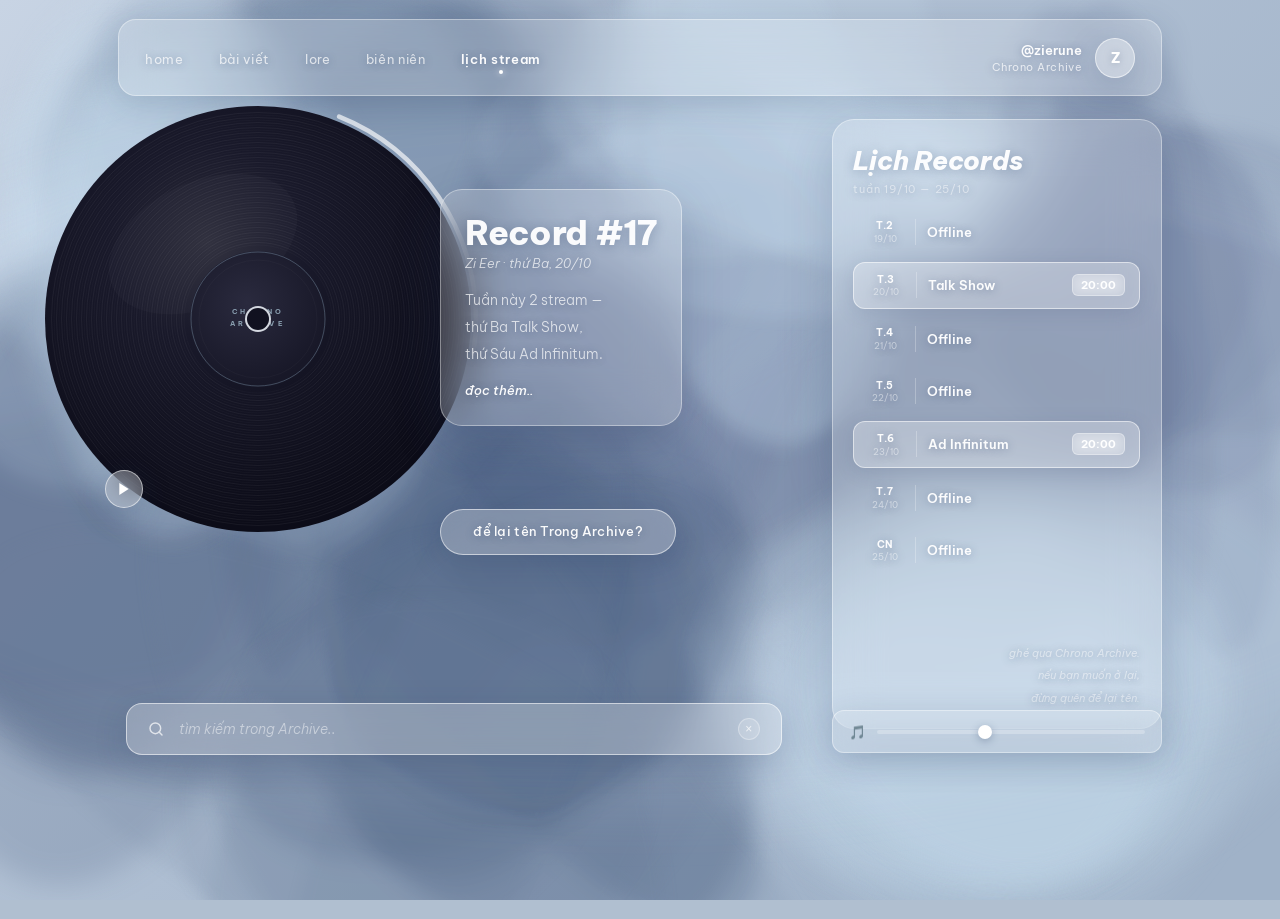
<file: index.html>
<!DOCTYPE html>
<html lang="vi">
<head>
  <meta charset="UTF-8">
  <meta name="viewport" content="width=device-width, initial-scale=1.0">
  <title>Chrono Archive — Lịch Records</title>
  <link href="https://fonts.googleapis.com/css2?family=Be+Vietnam+Pro:ital,wght@0,300;0,400;0,500;0,700;0,800;1,300;1,400;1,700&display=swap" rel="stylesheet">
  <style>
    *, *::before, *::after { margin: 0; padding: 0; box-sizing: border-box; }

    :root {
      --glass:        rgba(255,255,255,0.18);
      --glass-mid:    rgba(255,255,255,0.26);
      --glass-strong: rgba(255,255,255,0.36);
      --border:       rgba(255,255,255,0.38);
      --border-mid:   rgba(255,255,255,0.55);
      --text:         rgba(255,255,255,0.96);
      --text-mid:     rgba(255,255,255,0.72);
      --text-dim:     rgba(255,255,255,0.48);
      --blue:         #7AAFC2;
      --blue-lt:      #A8C8DA;
      --shadow:       0 8px 32px rgba(30,50,90,0.18);
      --shadow-lg:    0 16px 48px rgba(30,50,90,0.22);
      --ts: 0 1px 8px rgba(30,50,90,0.35);   /* text shadow */
    }

    html, body { height: 100%; }

    body {
      font-family: 'Be Vietnam Pro', sans-serif;
      min-height: 100vh;
      overflow-x: hidden;
      background: #B0BFD0;
    }

    /* ═══════════════════════
       BACKGROUND CANVAS
    ═══════════════════════ */
    #bgCanvas {
      position: fixed;
      inset: 0;
      width: 100%; height: 100%;
      z-index: 0;
    }

    /* ═══════════════════════
       DOODLE LAYER
    ═══════════════════════ */
    .doodle-layer {
      position: fixed;
      inset: 0;
      pointer-events: none;
      z-index: 1;
      overflow: hidden;
    }

    .doodle {
      position: absolute;
      opacity: 0;
      animation: floatDoodle var(--dur, 8s) ease-in-out var(--delay, 0s) infinite;
    }

    @keyframes floatDoodle {
      0%   { opacity: 0;    transform: translateY(0px) rotate(0deg)   scale(1); }
      15%  { opacity: 0.55; }
      50%  { opacity: 0.45; transform: translateY(-18px) rotate(8deg)  scale(1.05); }
      85%  { opacity: 0.55; }
      100% { opacity: 0;    transform: translateY(0px) rotate(0deg)   scale(1); }
    }

    /* ═══════════════════════
       APP WRAPPER
    ═══════════════════════ */
    .app {
      position: relative;
      z-index: 2;
      max-width: 1120px;
      margin: 0 auto;
      padding: 0 2.4rem;
    }

    /* ═══════════════════════
       NAV — glass
    ═══════════════════════ */
    nav {
      display: flex;
      align-items: center;
      justify-content: space-between;
      padding: 1.1rem 1.6rem;
      margin: 1.2rem 0 0;
      background: var(--glass);
      backdrop-filter: blur(22px);
      -webkit-backdrop-filter: blur(22px);
      border: 1px solid var(--border);
      border-radius: 18px;
      box-shadow: var(--shadow);
    }

    .nav-links {
      list-style: none;
      display: flex;
      gap: 2.2rem;
    }

    .nav-links li { position: relative; }

    .nav-links a {
      font-size: .8rem;
      font-weight: 400;
      letter-spacing: .05em;
      color: var(--text-mid);
      text-decoration: none;
      transition: color .2s;
      text-shadow: var(--ts);
    }

    .nav-links a:hover { color: var(--text); }
    .nav-links a.active { color: var(--text); font-weight: 600; }

    .nav-links li.active-dot::after {
      content: '';
      position: absolute;
      bottom: -6px; left: 50%;
      transform: translateX(-50%);
      width: 4px; height: 4px;
      border-radius: 50%;
      background: white;
      box-shadow: 0 0 6px rgba(255,255,255,0.8);
    }

    .nav-profile { display: flex; align-items: center; gap: .8rem; }

    .nav-text { text-align: right; }

    .nav-handle {
      font-size: .8rem; font-weight: 600;
      color: var(--text);
      text-shadow: var(--ts);
    }

    .nav-sub {
      font-size: .68rem;
      color: var(--text-mid);
      margin-top: .1rem;
      letter-spacing: .05em;
      text-shadow: var(--ts);
    }

    .nav-avatar {
      width: 40px; height: 40px;
      border-radius: 50%;
      flex-shrink: 0;
      background: var(--glass-mid);
      backdrop-filter: blur(10px);
      border: 1.5px solid var(--border-mid);
      display: flex; align-items: center; justify-content: center;
      font-size: .9rem; font-weight: 800;
      color: white;
      text-shadow: var(--ts);
      box-shadow: var(--shadow);
    }

    /* ═══════════════════════
       STAGE
    ═══════════════════════ */
    .stage {
      position: relative;
      min-height: 660px;
      margin-top: 1.4rem;
    }

    /* ═══════════════════════
       VINYL
    ═══════════════════════ */
    .vinyl-wrap {
      position: absolute;
      left: -75px; top: -15px;
      width: 430px; height: 430px;
      z-index: 3;
    }

    .vinyl-svg {
      width: 100%; height: 100%;
      animation: vinylSpin 26s linear infinite, vinylGlow 3s ease-in-out infinite;
    }

    .vinyl-svg.paused {
      animation-play-state: paused;
    }

    @keyframes vinylSpin { to { transform: rotate(360deg); } }

    @keyframes vinylGlow {
      0%, 100% {
        filter:
          drop-shadow(0 0 10px rgba(160,200,220,0.35))
          drop-shadow(0 0 25px rgba(160,200,220,0.15));
      }
      50% {
        filter:
          drop-shadow(0 0 20px rgba(160,200,220,0.6))
          drop-shadow(0 0 50px rgba(160,200,220,0.25));
      }
    }

    /* Arc (static) */
    .arc-svg {
      position: absolute; inset: -8px;
      width: calc(100% + 16px);
      height: calc(100% + 16px);
      pointer-events: none; z-index: 4;
      animation: arcPulse 3s ease-in-out infinite;
    }

    @keyframes arcPulse {
      0%, 100% { opacity: 0.75; }
      50%       { opacity: 1; }
    }

    /* EQ bars (show when playing) */
    .eq-bars {
      position: absolute;
      bottom: 30px; right: -10px;
      display: flex; gap: 3px; align-items: flex-end;
      height: 24px; z-index: 5;
      opacity: 0;
      transition: opacity .5s;
    }

    .eq-bars.visible { opacity: 1; }

    .eq-bar {
      width: 4px;
      border-radius: 2px;
      background: white;
      box-shadow: 0 0 6px rgba(255,255,255,0.6);
    }

    .eq-bar:nth-child(1) { animation: eq1 0.9s ease-in-out infinite; height: 8px; }
    .eq-bar:nth-child(2) { animation: eq2 0.7s ease-in-out infinite; height: 14px; }
    .eq-bar:nth-child(3) { animation: eq3 1.1s ease-in-out infinite; height: 10px; }
    .eq-bar:nth-child(4) { animation: eq4 0.8s ease-in-out infinite; height: 18px; }
    .eq-bar:nth-child(5) { animation: eq5 1.0s ease-in-out infinite; height: 6px; }

    @keyframes eq1 { 0%,100%{height:8px} 50%{height:20px} }
    @keyframes eq2 { 0%,100%{height:14px} 50%{height:6px} }
    @keyframes eq3 { 0%,100%{height:10px} 50%{height:22px} }
    @keyframes eq4 { 0%,100%{height:18px} 50%{height:8px} }
    @keyframes eq5 { 0%,100%{height:6px} 50%{height:16px} }

    /* Controls */
    .vinyl-controls {
      position: absolute;
      bottom: 26px; left: 62px;
      display: flex; gap: .5rem; z-index: 5;
    }

    .ctrl {
      width: 38px; height: 38px;
      border-radius: 50%;
      border: 1.5px solid var(--border-mid);
      background: var(--glass-mid);
      backdrop-filter: blur(14px);
      -webkit-backdrop-filter: blur(14px);
      color: white;
      cursor: pointer;
      display: flex; align-items: center; justify-content: center;
      transition: all .22s;
      box-shadow: var(--shadow);
    }

    .ctrl:hover {
      background: var(--glass-strong);
      transform: scale(1.08);
      box-shadow: 0 6px 20px rgba(30,50,90,0.25), 0 0 0 2px rgba(255,255,255,0.3);
    }

    .ctrl svg { width: 12px; height: 12px; }

    /* Now playing label */
    .now-playing {
      position: absolute;
      bottom: 20px; left: 108px;
      font-size: .68rem;
      color: var(--text-mid);
      text-shadow: var(--ts);
      opacity: 0;
      transition: opacity .5s;
      letter-spacing: .05em;
    }

    .now-playing.visible { opacity: 1; }

    /* ═══════════════════════
       INFO SECTION — glass card
    ═══════════════════════ */
    .info-section {
      position: absolute;
      left: 322px; top: 70px;
      max-width: 290px;
      z-index: 3;
      background: var(--glass);
      backdrop-filter: blur(24px);
      -webkit-backdrop-filter: blur(24px);
      border: 1px solid var(--border);
      border-radius: 22px;
      padding: 1.6rem 1.5rem;
      box-shadow: var(--shadow-lg);
    }

    .rec-num {
      font-size: 2.1rem;
      font-weight: 800;
      color: var(--text);
      line-height: 1.05;
      letter-spacing: -.02em;
      text-shadow: 0 2px 12px rgba(30,50,90,0.3);
    }

    .rec-by {
      font-size: .8rem;
      color: var(--text-mid);
      font-style: italic;
      font-weight: 300;
      margin: .3rem 0 1rem;
      text-shadow: var(--ts);
    }

    .rec-desc {
      font-size: .86rem;
      line-height: 1.95;
      color: var(--text-mid);
      font-weight: 300;
      text-shadow: var(--ts);
    }

    .rec-more {
      display: inline-block;
      margin-top: .9rem;
      color: var(--text);
      font-style: italic;
      font-size: .8rem;
      text-decoration: none;
      cursor: pointer;
      transition: opacity .2s;
      text-shadow: var(--ts);
      font-weight: 500;
    }

    .rec-more:hover { opacity: .65; }

    /* ═══════════════════════
       SUBSCRIBE BTN — glass
    ═══════════════════════ */
    .sub-btn {
      position: absolute;
      left: 322px; top: 390px;
      z-index: 3;
      padding: .85rem 2rem;
      background: var(--glass-mid);
      backdrop-filter: blur(18px);
      -webkit-backdrop-filter: blur(18px);
      border: 1.5px solid var(--border-mid);
      border-radius: 100px;
      color: var(--text);
      font-family: 'Be Vietnam Pro', sans-serif;
      font-size: .83rem;
      font-weight: 500;
      cursor: pointer;
      transition: all .25s;
      box-shadow: var(--shadow);
      text-shadow: var(--ts);
      letter-spacing: .02em;
    }

    .sub-btn:hover {
      background: var(--glass-strong);
      box-shadow: var(--shadow-lg), 0 0 0 2px rgba(255,255,255,0.3);
      transform: translateY(-2px);
    }

    /* ═══════════════════════
       SEARCH — glass
    ═══════════════════════ */
    .search-bar {
      position: absolute;
      bottom: 24px; left: 8px; right: 380px;
      z-index: 3;
      display: flex; align-items: center; gap: .9rem;
      padding: .88rem 1.3rem;
      background: var(--glass-mid);
      backdrop-filter: blur(22px);
      -webkit-backdrop-filter: blur(22px);
      border: 1.5px solid var(--border-mid);
      border-radius: 16px;
      box-shadow: var(--shadow);
      transition: all .25s;
    }

    .search-bar:focus-within {
      background: var(--glass-strong);
      box-shadow: var(--shadow-lg), 0 0 0 2px rgba(255,255,255,0.25);
    }

    .search-ico { flex-shrink: 0; opacity: .7; }

    .search-inp {
      flex: 1; background: none; border: none; outline: none;
      color: var(--text);
      font-family: 'Be Vietnam Pro', sans-serif;
      font-size: .87rem; font-weight: 300;
    }

    .search-inp::placeholder { color: var(--text-dim); font-style: italic; }

    .search-x {
      width: 22px; height: 22px;
      border-radius: 50%;
      background: rgba(255,255,255,0.15);
      border: 1px solid rgba(255,255,255,0.3);
      color: var(--text-mid);
      cursor: pointer;
      display: flex; align-items: center; justify-content: center;
      font-size: .75rem; transition: background .2s; flex-shrink: 0;
    }

    .search-x:hover { background: rgba(255,255,255,0.3); color: white; }

    /* ═══════════════════════
       RIGHT PANEL — glass
    ═══════════════════════ */
    .right-panel {
      position: absolute;
      right: 0; top: 0;
      width: 330px; z-index: 3;
      background: var(--glass);
      backdrop-filter: blur(24px);
      -webkit-backdrop-filter: blur(24px);
      border: 1px solid var(--border);
      border-radius: 22px;
      padding: 1.5rem 1.3rem 1.2rem;
      box-shadow: var(--shadow-lg);
    }

    .panel-title {
      font-size: 1.6rem; font-weight: 800;
      color: var(--text);
      margin-bottom: .3rem;
      letter-spacing: -.01em;
      font-style: italic;
      text-shadow: 0 2px 12px rgba(30,50,90,0.3);
    }

    .week-label {
      font-size: .7rem;
      color: var(--text-dim);
      letter-spacing: .07em;
      margin-bottom: .85rem;
      text-shadow: var(--ts);
    }

    /* ─── SCHEDULE ROWS ─── */
    .sched-list { display: flex; flex-direction: column; gap: .45rem; }

    .srow {
      display: flex; align-items: center; gap: .72rem;
      padding: .6rem .85rem;
      border-radius: 12px;
      transition: all .22s;
      cursor: default;
    }

    .srow.offline {
      background: rgba(255,255,255,0.08);
      border: 1px solid rgba(255,255,255,0.12);
    }

    .srow.stream {
      background: var(--glass-mid);
      border: 1.5px solid var(--border-mid);
      box-shadow: 0 4px 20px rgba(30,50,90,0.12),
                  inset 0 0 20px rgba(255,255,255,0.06);
    }

    .srow.stream:hover {
      background: var(--glass-strong);
      transform: translateX(3px);
      box-shadow: 0 6px 24px rgba(30,50,90,0.16);
    }

    /* Day badge */
    .day-badge { width: 36px; flex-shrink: 0; text-align: center; }

    .day-name {
      font-size: .65rem; font-weight: 700;
      letter-spacing: .07em;
      color: var(--text);
      text-shadow: var(--ts);
    }

    .day-date {
      font-size: .58rem;
      color: var(--text-dim);
      margin-top: .04rem;
      text-shadow: var(--ts);
    }

    .srow.offline .day-name { color: var(--text-dim); }

    /* Divider */
    .day-div {
      width: 1px; height: 26px; flex-shrink: 0;
      background: rgba(255,255,255,0.25);
    }

    .srow.offline .day-div { background: rgba(255,255,255,0.12); }

    /* Row content */
    .srow-info { flex: 1; }

    .srow-activity {
      font-size: .8rem; font-weight: 600;
      color: var(--text);
      text-shadow: var(--ts);
    }

    .srow.offline .srow-activity {
      font-size: .76rem; font-weight: 300;
      color: var(--text-dim); font-style: italic;
    }

    .srow-sub {
      font-size: .65rem; color: var(--text-mid);
      margin-top: .08rem; text-shadow: var(--ts);
    }

    /* Time badge */
    .time-badge {
      font-size: .7rem; font-weight: 700;
      color: white;
      background: rgba(255,255,255,0.18);
      border: 1px solid rgba(255,255,255,0.35);
      border-radius: 6px;
      padding: .2rem .5rem;
      flex-shrink: 0;
      text-shadow: none;
      backdrop-filter: blur(6px);
    }

    /* ─── NOW PLAYING BADGE in right panel ─── */
    .np-badge {
      margin-top: 1rem;
      display: flex; align-items: center; gap: .5rem;
      padding: .6rem .9rem;
      background: rgba(255,255,255,0.1);
      border: 1px solid rgba(255,255,255,0.2);
      border-radius: 10px;
      opacity: 0;
      transition: opacity .5s;
    }

    .np-badge.visible { opacity: 1; }

    .np-bars {
      display: flex; gap: 2px; align-items: flex-end; height: 16px;
    }

    .np-bar {
      width: 3px; border-radius: 2px;
      background: rgba(255,255,255,0.8);
    }

    .np-bar:nth-child(1) { animation: eq1 0.9s ease-in-out infinite; }
    .np-bar:nth-child(2) { animation: eq2 0.7s ease-in-out infinite; }
    .np-bar:nth-child(3) { animation: eq3 1.1s ease-in-out infinite; }

    .np-text {
      font-size: .7rem; color: var(--text-mid);
      font-style: italic; text-shadow: var(--ts);
    }

    /* ─── FOOTER QUOTE ─── */
    .footer-quote {
      margin-top: 1rem;
      text-align: right;
      font-style: italic;
      font-size: .7rem; line-height: 2;
      color: var(--text-dim);
      text-shadow: var(--ts);
    }

    /* ═══════════════════════
       VOLUME CONTROL
    ═══════════════════════ */
    .vol-control {
      position: absolute;
      bottom: 26px; right: 0;
      width: 330px; z-index: 3;
      display: flex; align-items: center; gap: .7rem;
      padding: .7rem 1rem;
      background: var(--glass);
      backdrop-filter: blur(18px);
      -webkit-backdrop-filter: blur(18px);
      border: 1px solid var(--border);
      border-radius: 12px;
      box-shadow: var(--shadow);
    }

    .vol-ico { font-size: .85rem; opacity: .75; flex-shrink: 0; }

    .vol-slider {
      flex: 1; height: 4px;
      -webkit-appearance: none; appearance: none;
      background: rgba(255,255,255,0.25);
      border-radius: 2px; outline: none; cursor: pointer;
    }

    .vol-slider::-webkit-slider-thumb {
      -webkit-appearance: none;
      width: 14px; height: 14px;
      border-radius: 50%;
      background: white;
      box-shadow: 0 2px 8px rgba(30,50,90,0.3);
      cursor: pointer;
    }

    /* ═══════════════════════
       RESPONSIVE
    ═══════════════════════ */
    @media (max-width: 780px) {
      .stage { min-height: auto; }
      .vinyl-wrap { position: relative; left: 0; top: 0; width: 280px; height: 280px; margin: 0 auto 1rem; }
      .info-section, .sub-btn, .search-bar, .right-panel, .vol-control {
        position: relative; left: auto; right: auto; top: auto; bottom: auto;
        margin: 1rem 0; width: 100%; max-width: 100%;
      }
    }
  </style>
</head>
<body>

<!-- HTML5 Audio -->
<audio id="bgAudio" src="./ningba.mp3" loop preload="none"></audio>

<!-- Background watercolor canvas -->
<canvas id="bgCanvas"></canvas>

<!-- Floating doodle layer -->
<div class="doodle-layer" id="doodleLayer"></div>

<div class="app">

  <!-- NAV -->
  <nav>
    <ul class="nav-links">
      <li><a href="#">home</a></li>
      <li><a href="#">bài viết</a></li>
      <li><a href="#">lore</a></li>
      <li><a href="#">biên niên</a></li>
      <li class="active-dot"><a href="#" class="active">lịch stream</a></li>
    </ul>
    <div class="nav-profile">
      <div class="nav-text">
        <div class="nav-handle">@zierune</div>
        <div class="nav-sub">Chrono Archive</div>
      </div>
      <div class="nav-avatar">Z</div>
    </div>
  </nav>

  <!-- STAGE -->
  <div class="stage">

    <!-- ── VINYL ── -->
    <div class="vinyl-wrap">
      <svg class="vinyl-svg" id="vinylDisc" viewBox="0 0 430 430" xmlns="http://www.w3.org/2000/svg">
        <defs>
          <radialGradient id="vg" cx="38%" cy="32%" r="66%">
            <stop offset="0%"   stop-color="#2C2C3A"/>
            <stop offset="35%"  stop-color="#19192A"/>
            <stop offset="100%" stop-color="#0C0C18"/>
          </radialGradient>
          <radialGradient id="lg" cx="42%" cy="38%" r="60%">
            <stop offset="0%"   stop-color="#2A2A3E"/>
            <stop offset="100%" stop-color="#181828"/>
          </radialGradient>
          <filter id="glow">
            <feGaussianBlur stdDeviation="3" result="blur"/>
            <feMerge><feMergeNode in="blur"/><feMergeNode in="SourceGraphic"/></feMerge>
          </filter>
        </defs>
        <circle cx="215" cy="215" r="213" fill="url(#vg)"/>
        <!-- gloss highlight -->
        <ellipse cx="160" cy="140" rx="100" ry="62"
          fill="white" opacity="0.025" transform="rotate(-25 160 140)"/>
        <g id="grooves"></g>
        <circle cx="215" cy="215" r="68" fill="url(#lg)"/>
        <circle cx="215" cy="215" r="67" fill="none" stroke="rgba(160,195,215,0.35)" stroke-width="0.9"/>
        <circle cx="215" cy="215" r="59" fill="none" stroke="rgba(255,255,255,0.06)" stroke-width="0.5"/>
        <text x="215" y="210" text-anchor="middle"
          font-family="'Be Vietnam Pro',sans-serif" font-size="7" font-weight="700"
          fill="rgba(180,210,225,0.7)" letter-spacing="3.5">CHRONO</text>
        <text x="215" y="222" text-anchor="middle"
          font-family="'Be Vietnam Pro',sans-serif" font-size="7" font-weight="700"
          fill="rgba(180,210,225,0.7)" letter-spacing="3.5">ARCHIVE</text>
        <circle cx="215" cy="215" r="13" fill="#D4D8E0"/>
        <circle cx="215" cy="215" r="11" fill="#111120"/>
      </svg>

      <!-- Static blue arc -->
      <svg class="arc-svg" viewBox="0 0 446 446" xmlns="http://www.w3.org/2000/svg">
        <circle cx="223" cy="223" r="218" fill="none"
          stroke="rgba(255,255,255,0.65)" stroke-width="4.5"
          stroke-linecap="round"
          stroke-dasharray="295 1075"
          stroke-dashoffset="260"/>
      </svg>

      <!-- EQ bars (visible when music plays) -->
      <div class="eq-bars" id="eqBars">
        <div class="eq-bar"></div>
        <div class="eq-bar"></div>
        <div class="eq-bar"></div>
        <div class="eq-bar"></div>
        <div class="eq-bar"></div>
      </div>

      <!-- Controls -->
      <div class="vinyl-controls">
        <button class="ctrl" id="pauseBtn" onclick="toggleDisc()" title="Tạm dừng">
          <svg viewBox="0 0 12 14" fill="white">
            <rect x="0" y="0" width="4" height="14" rx="1.2"/>
            <rect x="8" y="0" width="4" height="14" rx="1.2"/>
          </svg>
        </button>
        <button class="ctrl" id="playBtn" style="display:none" onclick="toggleDisc()" title="Phát">
          <svg viewBox="0 0 11 14" fill="white">
            <polygon points="0,0 11,7 0,14"/>
          </svg>
        </button>
      </div>

      <div class="now-playing" id="nowPlayingLabel">♪ đang phát</div>
    </div><!-- /vinyl-wrap -->

    <!-- Info card -->
    <div class="info-section" id="featInfo"></div>

    <!-- Subscribe -->
    <button class="sub-btn">để lại tên Trong Archive?</button>

    <!-- Search -->
    <div class="search-bar">
      <svg class="search-ico" width="16" height="16" viewBox="0 0 24 24"
        fill="none" stroke="white" stroke-width="2.2" stroke-linecap="round">
        <circle cx="11" cy="11" r="8"/><line x1="21" y1="21" x2="16.65" y2="16.65"/>
      </svg>
      <input class="search-inp" type="text" placeholder="tìm kiếm trong Archive.."/>
      <button class="search-x">×</button>
    </div>

    <!-- Right panel -->
    <div class="right-panel">
      <div class="panel-title">Lịch Records</div>
      <div class="week-label" id="weekLabel"></div>
      <div class="sched-list" id="schedList"></div>

      <!-- Now playing badge -->
      <div class="np-badge" id="npBadge">
        <div class="np-bars">
          <div class="np-bar"></div>
          <div class="np-bar"></div>
          <div class="np-bar"></div>
        </div>
        <div class="np-text">拧巴的人需要一位耐心的恋人 — 肚子又饿了</div>
      </div>

      <div class="footer-quote">
        ghé qua Chrono Archive.<br>
        nếu bạn muốn ở lại,<br>
        đừng quên để lại tên.
      </div>
    </div>

    <!-- Volume control -->
    <div class="vol-control">
      <span class="vol-ico">🎵</span>
      <input class="vol-slider" id="volSlider" type="range" min="0" max="100" value="40">
    </div>

  </div><!-- /stage -->
</div>

<script>
/* ══════════════════════════════════════════════════
   CẬP NHẬT MỖI TUẦN
══════════════════════════════════════════════════ */
const WEEK_OF = "19/10 — 25/10";

const WEEK_SCHEDULE = [
  { day:"T.2", date:"19/10", status:"off",     activity:"",             time:"",      note:"" },
  { day:"T.3", date:"20/10", status:"stream",  activity:"Talk Show",    time:"20:00", note:"" },
  { day:"T.4", date:"21/10", status:"off",     activity:"",             time:"",      note:"" },
  { day:"T.5", date:"22/10", status:"off",     activity:"",             time:"",      note:"" },
  { day:"T.6", date:"23/10", status:"stream",  activity:"Ad Infinitum", time:"20:00", note:"" },
  { day:"T.7", date:"24/10", status:"off",     activity:"",             time:"",      note:"" },
  { day:"CN",  date:"25/10", status:"off",     activity:"",             time:"",      note:"" },
];

const streamDay = WEEK_SCHEDULE.find(d => d.status === "stream");
const featured  = streamDay ? {
  id: 17,
  date: `thứ Ba, 20/10`,
  desc: `Tuần này 2 stream —<br>thứ Ba Talk Show,<br>thứ Sáu Ad Infinitum.`,
} : null;

/* ════════════════════════
   WATERCOLOR BACKGROUND
════════════════════════ */
(function paintBg() {
  const cv = document.getElementById("bgCanvas");
  const ctx = cv.getContext("2d");
  let W, H;

  function paint() {
    W = cv.width  = window.innerWidth;
    H = cv.height = window.innerHeight;

    // Base sky gradient
    const base = ctx.createLinearGradient(0, 0, W * 0.7, H);
    base.addColorStop(0,   "#C8D4E4");
    base.addColorStop(0.4, "#B4C3D6");
    base.addColorStop(1,   "#A0B2C8");
    ctx.fillStyle = base;
    ctx.fillRect(0, 0, W, H);

    // Cloud patches — dark blue blobs
    const darkCloud = [
      "rgba(75, 95, 130, 0.17)",
      "rgba(85,105,140, 0.13)",
      "rgba(65, 85, 120, 0.20)",
      "rgba(95,115,150, 0.10)",
      "rgba(55, 78, 115, 0.22)",
    ];

    const lightCloud = [
      "rgba(215,228,242, 0.22)",
      "rgba(200,218,238, 0.18)",
    ];

    const cloudDefs = [
      { x:.28,y:.22,rx:.26,ry:.20,dark:true  },
      { x:.52,y:.40,rx:.22,ry:.25,dark:true  },
      { x:.08,y:.58,rx:.30,ry:.22,dark:true  },
      { x:.72,y:.52,rx:.20,ry:.18,dark:true  },
      { x:.42,y:.70,rx:.24,ry:.20,dark:true  },
      { x:.60,y:.18,rx:.18,ry:.14,dark:false },
      { x:.88,y:.35,rx:.22,ry:.16,dark:true  },
      { x:.15,y:.30,rx:.20,ry:.16,dark:false },
      { x:.35,y:.85,rx:.28,ry:.18,dark:true  },
      { x:.78,y:.78,rx:.18,ry:.22,dark:false },
    ];

    // Enable blur for watercolor bleed
    cloudDefs.forEach((b, i) => {
      ctx.save();
      ctx.filter = `blur(${Math.random()*10+6}px)`;
      const colors = b.dark ? darkCloud : lightCloud;
      const col = colors[i % colors.length];
      const cx = b.x * W, cy = b.y * H;
      const rx = b.rx * W, ry = b.ry * H;

      for (let j = 0; j < 6; j++) {
        const jx = cx + (Math.random()-.5)*rx*.4;
        const jy = cy + (Math.random()-.5)*ry*.4;
        const erx = rx * (.6 + Math.random()*.7);
        const ery = ry * (.6 + Math.random()*.7);
        ctx.fillStyle = col;
        ctx.beginPath();
        ctx.ellipse(jx, jy, erx, ery, Math.random()*Math.PI, 0, Math.PI*2);
        ctx.fill();
      }
      ctx.restore();
    });

    // Lighter haze layer
    ctx.save();
    ctx.filter = "blur(30px)";
    ctx.fillStyle = "rgba(220,232,248,0.1)";
    ctx.beginPath();
    ctx.ellipse(W*.5, H*.5, W*.7, H*.4, 0, 0, Math.PI*2);
    ctx.fill();
    ctx.restore();
  }

  paint();
  window.addEventListener("resize", paint);
})();

/* ════════════════════════
   FLOATING DOODLES
════════════════════════ */
(function spawnDoodles() {
  const layer = document.getElementById("doodleLayer");

  function flower(size) {
    const s = document.createElementNS("http://www.w3.org/2000/svg","svg");
    s.setAttribute("viewBox","0 0 40 40");
    s.setAttribute("width", size); s.setAttribute("height", size);
    s.innerHTML = `
      <g fill="none" stroke="rgba(255,255,255,0.7)" stroke-width="2" stroke-linecap="round">
        <circle cx="20" cy="12" r="5"/>
        <circle cx="28" cy="20" r="5"/>
        <circle cx="20" cy="28" r="5"/>
        <circle cx="12" cy="20" r="5"/>
        <circle cx="20" cy="20" r="4" stroke="rgba(255,255,255,0.5)"/>
      </g>`;
    return s;
  }

  function star4(size) {
    const s = document.createElementNS("http://www.w3.org/2000/svg","svg");
    s.setAttribute("viewBox","0 0 30 30");
    s.setAttribute("width", size); s.setAttribute("height", size);
    s.innerHTML = `
      <g stroke="rgba(255,255,255,0.7)" stroke-width="1.8" stroke-linecap="round">
        <line x1="15" y1="2"  x2="15" y2="28"/>
        <line x1="2"  y1="15" x2="28" y2="15"/>
        <line x1="6"  y1="6"  x2="24" y2="24" stroke-width="1"/>
        <line x1="24" y1="6"  x2="6"  y2="24" stroke-width="1"/>
      </g>`;
    return s;
  }

  function swirl(size) {
    const s = document.createElementNS("http://www.w3.org/2000/svg","svg");
    s.setAttribute("viewBox","0 0 50 40");
    s.setAttribute("width", size*1.3); s.setAttribute("height", size);
    s.innerHTML = `
      <path d="M5,20 Q10,5 20,15 Q30,25 40,10 Q45,5 48,15"
        fill="none" stroke="rgba(255,255,255,0.65)" stroke-width="2" stroke-linecap="round"/>`;
    return s;
  }

  function cross(size) {
    const s = document.createElementNS("http://www.w3.org/2000/svg","svg");
    s.setAttribute("viewBox","0 0 20 20");
    s.setAttribute("width", size*.6); s.setAttribute("height", size*.6);
    s.innerHTML = `
      <g stroke="rgba(255,255,255,0.65)" stroke-width="2" stroke-linecap="round">
        <line x1="2" y1="2" x2="18" y2="18"/>
        <line x1="18" y1="2" x2="2" y2="18"/>
      </g>`;
    return s;
  }

  const factories = [flower, star4, swirl, cross];
  const count = 18;

  for (let i = 0; i < count; i++) {
    const wrap = document.createElement("div");
    wrap.className = "doodle";
    const size = Math.random() * 22 + 14;
    const fn = factories[Math.floor(Math.random() * factories.length)];
    wrap.appendChild(fn(size));

    wrap.style.left  = `${Math.random() * 95}vw`;
    wrap.style.top   = `${Math.random() * 90}vh`;
    wrap.style.setProperty("--dur",   `${Math.random()*7 + 6}s`);
    wrap.style.setProperty("--delay", `${Math.random()*8}s`);
    wrap.style.transform = `rotate(${Math.random()*360}deg)`;
    layer.appendChild(wrap);
  }
})();

/* ════════════════════════
   VINYL GROOVES
════════════════════════ */
(function() {
  const g = document.getElementById("grooves");
  for (let r = 74; r <= 208; r += 2.5) {
    const c = document.createElementNS("http://www.w3.org/2000/svg","circle");
    c.setAttribute("cx","215"); c.setAttribute("cy","215");
    c.setAttribute("r", r);
    c.setAttribute("fill","none");
    const op = (r % 5 < 2.5) ? 0.052 : 0.022;
    c.setAttribute("stroke",`rgba(255,255,255,${op})`);
    c.setAttribute("stroke-width","1");
    g.appendChild(c);
  }
})();

/* ════════════════════════
   AUDIO
════════════════════════ */
const bgAudio = document.getElementById("bgAudio");
bgAudio.volume = document.getElementById("volSlider").value / 100;

document.getElementById("volSlider").addEventListener("input", function() {
  bgAudio.volume = this.value / 100;
});

/* ════════════════════════
   DISC TOGGLE
════════════════════════ */
let discPaused = true;

// UI always follows audio state — not the other way around
function setDiscPlaying(playing) {
  discPaused = !playing;
  const disc     = document.getElementById("vinylDisc");
  const pauseBtn = document.getElementById("pauseBtn");
  const playBtn  = document.getElementById("playBtn");
  const eqBars   = document.getElementById("eqBars");
  const npLabel  = document.getElementById("nowPlayingLabel");
  const npBadge  = document.getElementById("npBadge");

  if (playing) {
    disc.classList.remove("paused");
    pauseBtn.style.display = "flex";
    playBtn.style.display  = "none";
    eqBars.classList.add("visible");
    npLabel.classList.add("visible");
    npBadge.classList.add("visible");
  } else {
    disc.classList.add("paused");
    pauseBtn.style.display = "none";
    playBtn.style.display  = "flex";
    eqBars.classList.remove("visible");
    npLabel.classList.remove("visible");
    npBadge.classList.remove("visible");
  }
}

// Audio events drive the UI
bgAudio.addEventListener("play",    () => setDiscPlaying(true));
bgAudio.addEventListener("playing", () => setDiscPlaying(true));
bgAudio.addEventListener("pause",   () => setDiscPlaying(false));
bgAudio.addEventListener("ended",   () => setDiscPlaying(false));

// Initialize: disc paused, play button visible
setDiscPlaying(false);

// Try autoplay — if browser allows it, events above will flip the UI
bgAudio.play().catch(() => {
  // Blocked — disc stays paused, user clicks play button
});

// Toggle: just control audio; events handle disc UI
function toggleDisc() {
  if (bgAudio.paused) {
    bgAudio.play().catch(() => {});
  } else {
    bgAudio.pause();
  }
}

/* ════════════════════════
   RENDER FEATURED
════════════════════════ */
function renderFeatured() {
  const el = document.getElementById("featInfo");
  if (!featured) {
    el.innerHTML = `
      <div class="rec-num" style="font-size:1.4rem">tuần này,</div>
      <div class="rec-by">Archive tạm đóng cửa.</div>
      <div class="rec-desc" style="margin-top:.6rem">Thư viện cần sắp xếp lại một vài kệ sách.</div>`;
    return;
  }
  el.innerHTML = `
    <div class="rec-num">Record #${featured.id}</div>
    <div class="rec-by">Zi Eer · ${featured.date}</div>
    <div class="rec-desc">${featured.desc}</div>
    <a class="rec-more">đọc thêm..</a>`;
}

/* ════════════════════════
   RENDER SCHEDULE
════════════════════════ */
function renderSchedule() {
  document.getElementById("weekLabel").textContent = `tuần ${WEEK_OF}`;
  const list = document.getElementById("schedList");
  list.innerHTML = "";

  WEEK_SCHEDULE.forEach(d => {
    const row = document.createElement("div");
    row.className = `srow ${d.status}`;
    const label = d.status === "tba" ? "— TBA" : "Offline";
    row.innerHTML = `
      <div class="day-badge">
        <div class="day-name">${d.day}</div>
        <div class="day-date">${d.date}</div>
      </div>
      <div class="day-div"></div>
      <div class="srow-info">
        <div class="srow-activity">${d.status==="stream" ? d.activity : label}</div>
        ${d.note ? `<div class="srow-sub">${d.note}</div>` : ""}
      </div>
      ${d.status==="stream" && d.time ? `<div class="time-badge">${d.time}</div>` : ""}
    `;
    list.appendChild(row);
  });
}

/* ════════════════════════
   SEARCH CLEAR
════════════════════════ */
document.querySelector(".search-x").addEventListener("click", () => {
  document.querySelector(".search-inp").value = "";
});

renderFeatured();
renderSchedule();
</script>
</body>
</html>
</file>
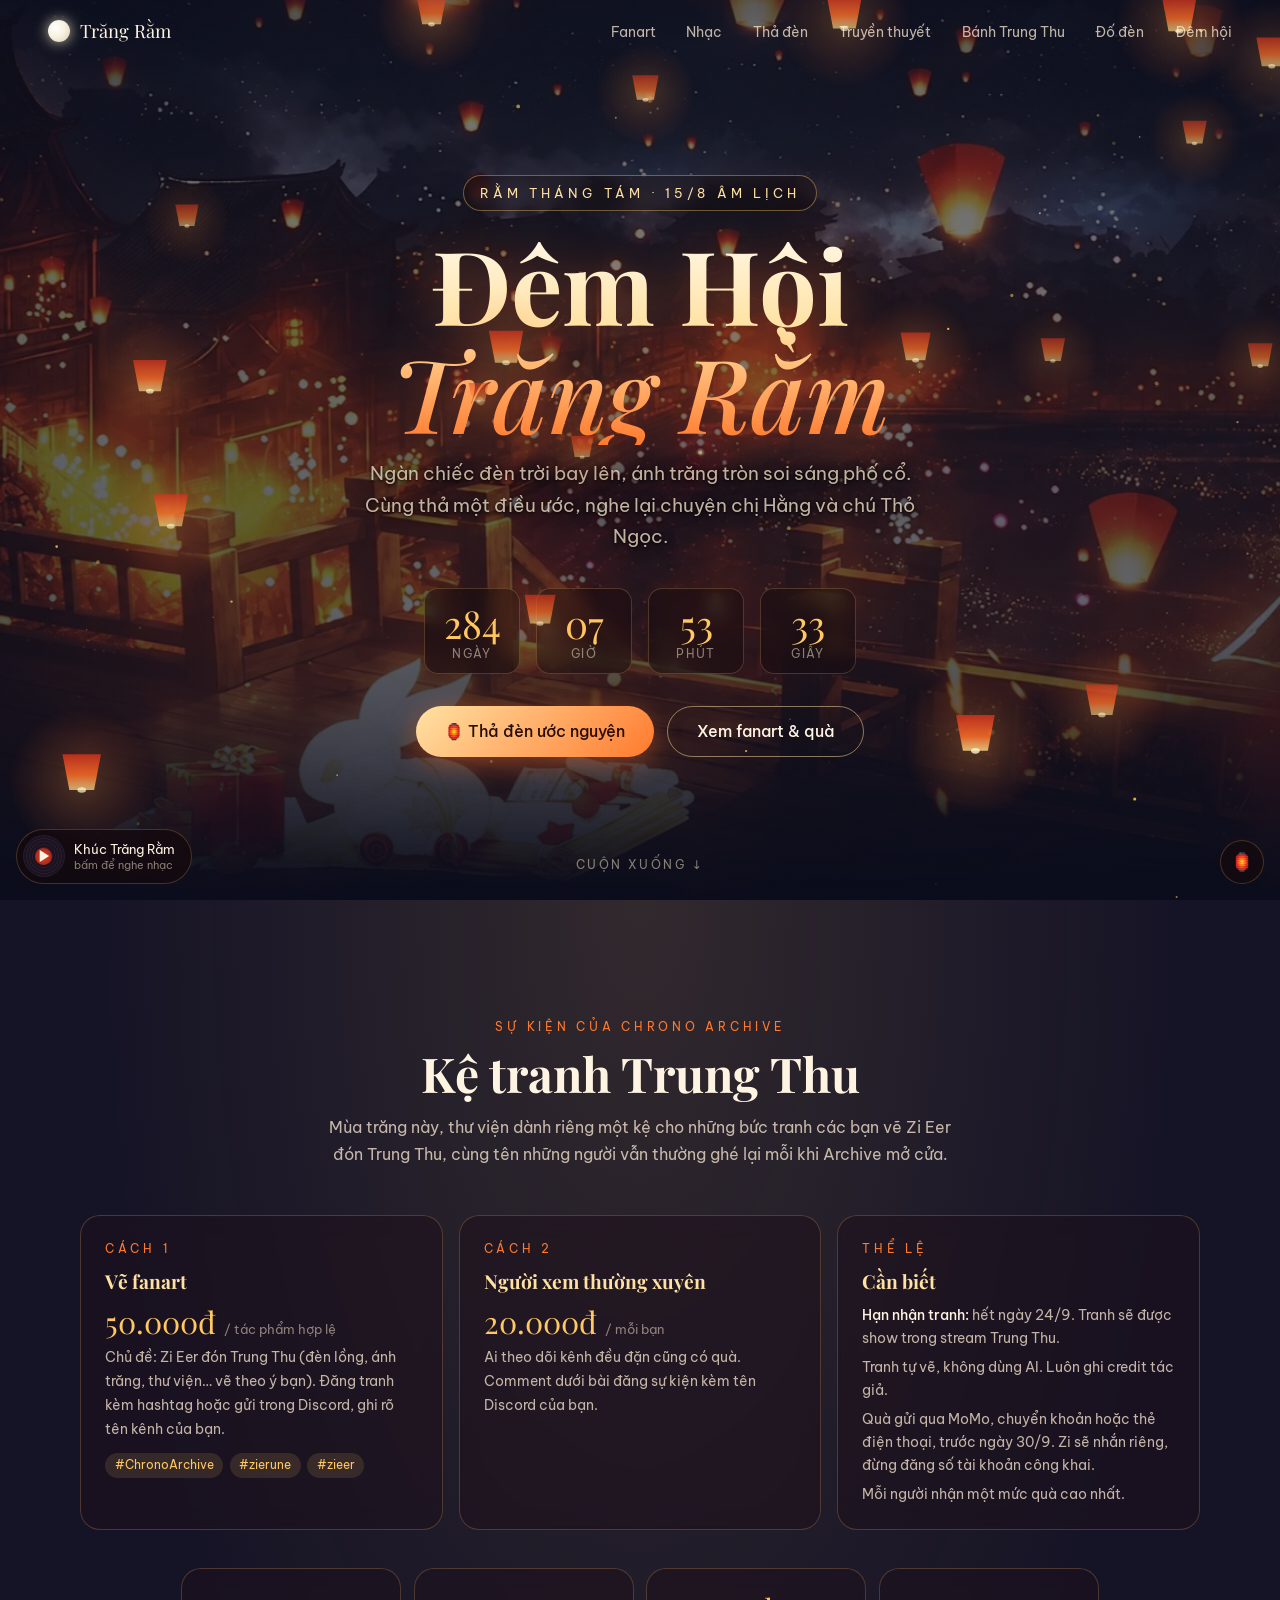
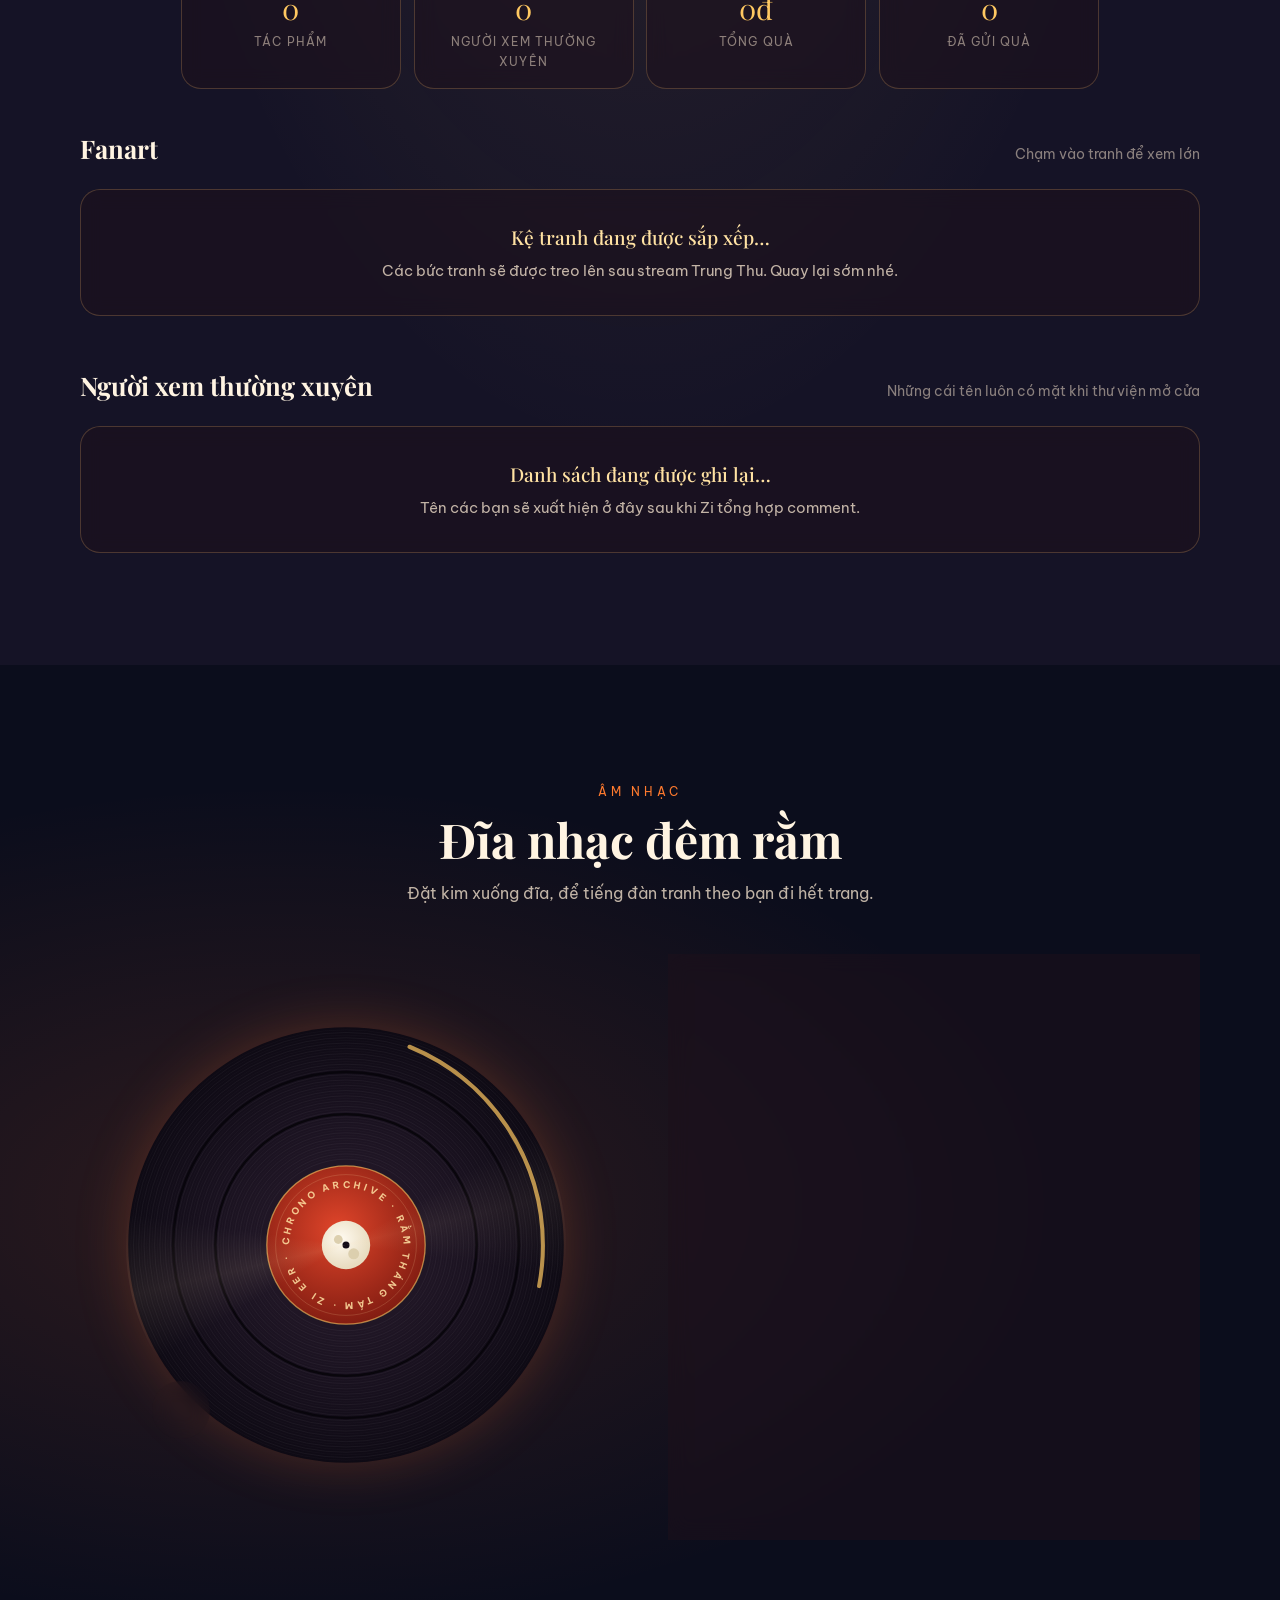
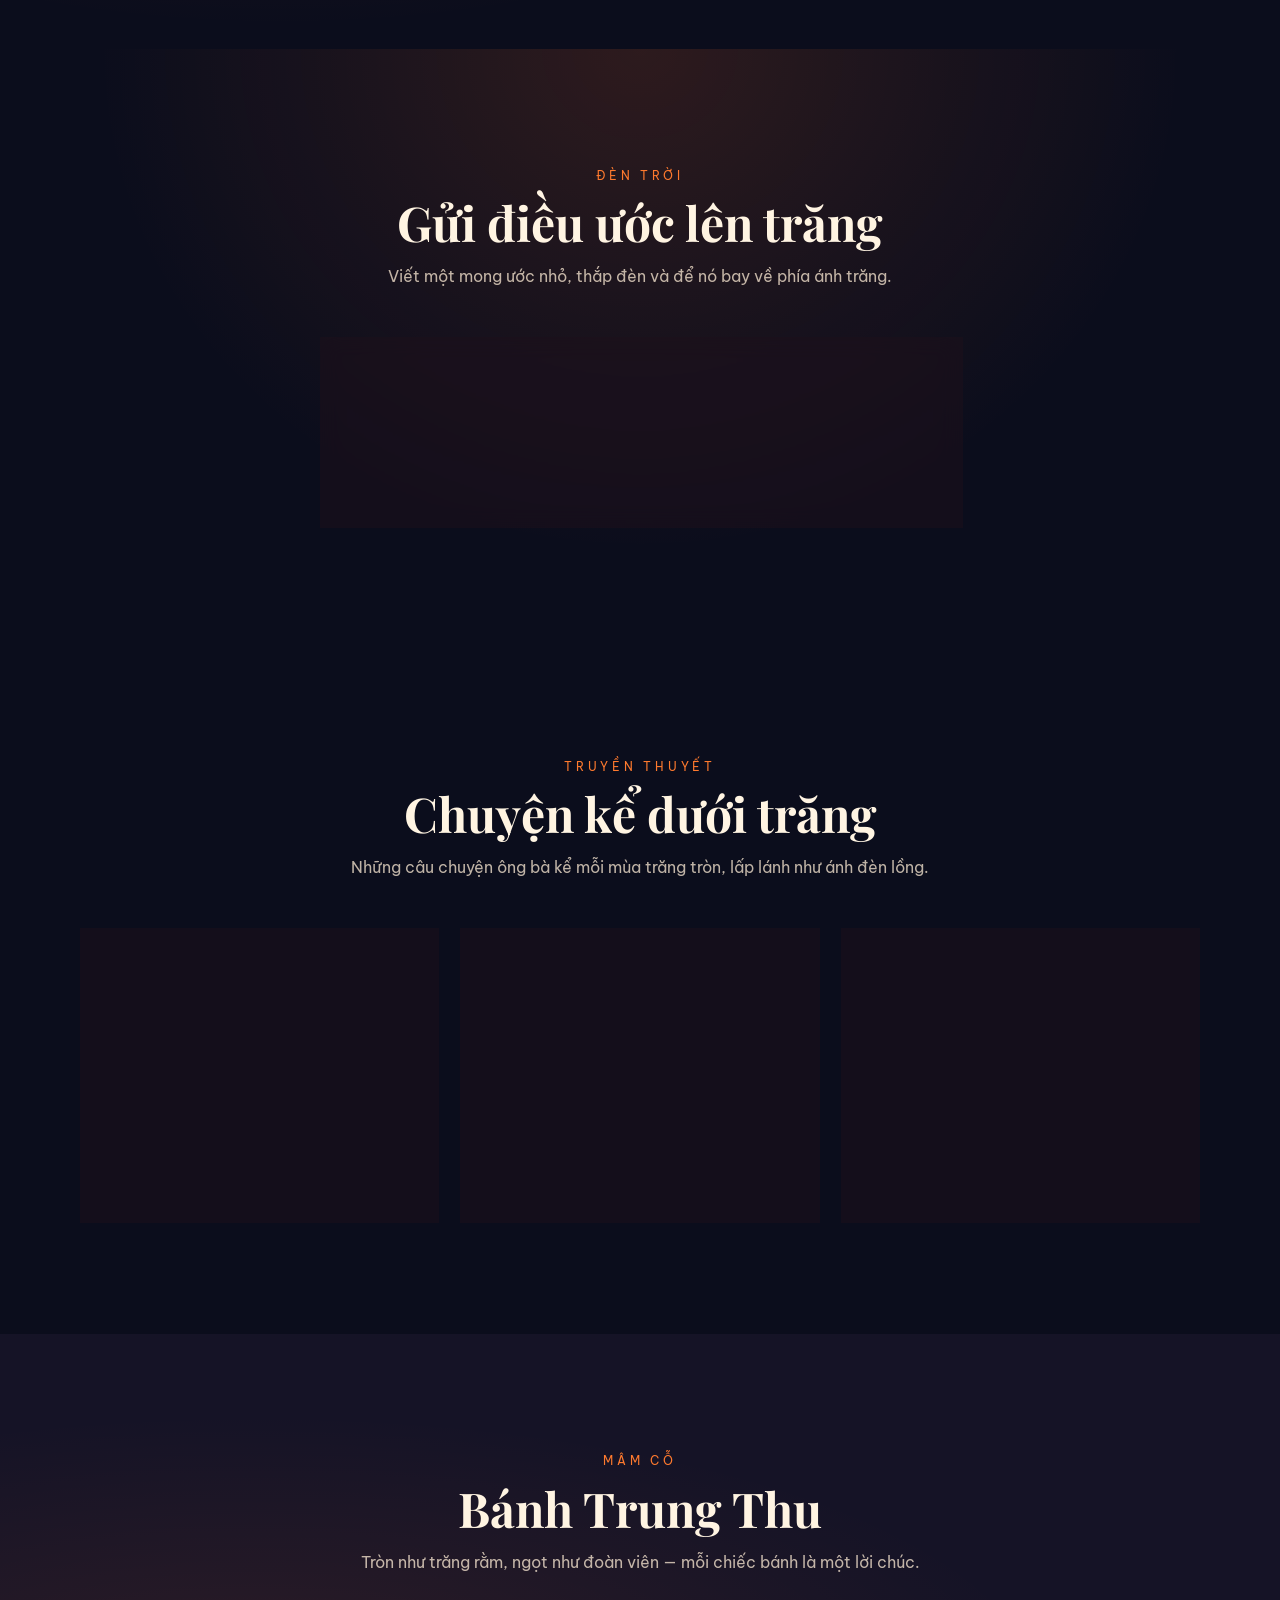
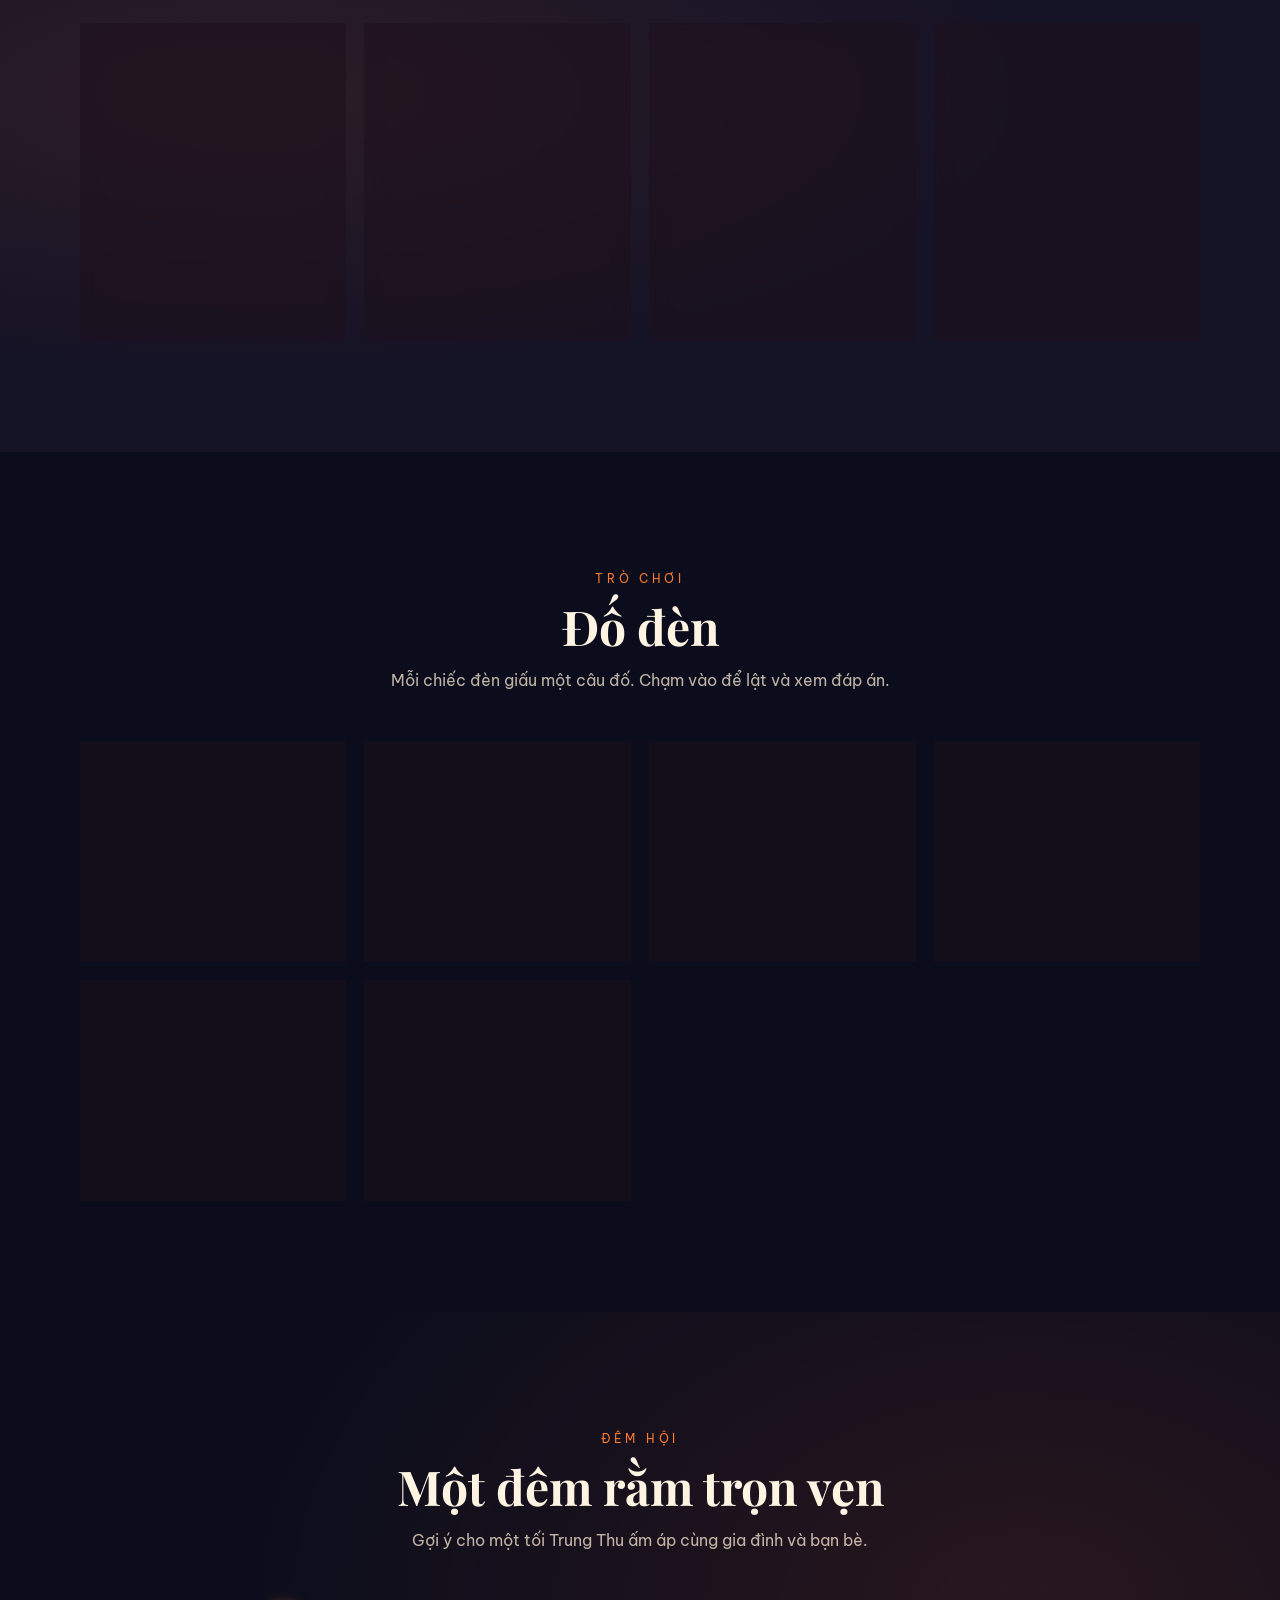
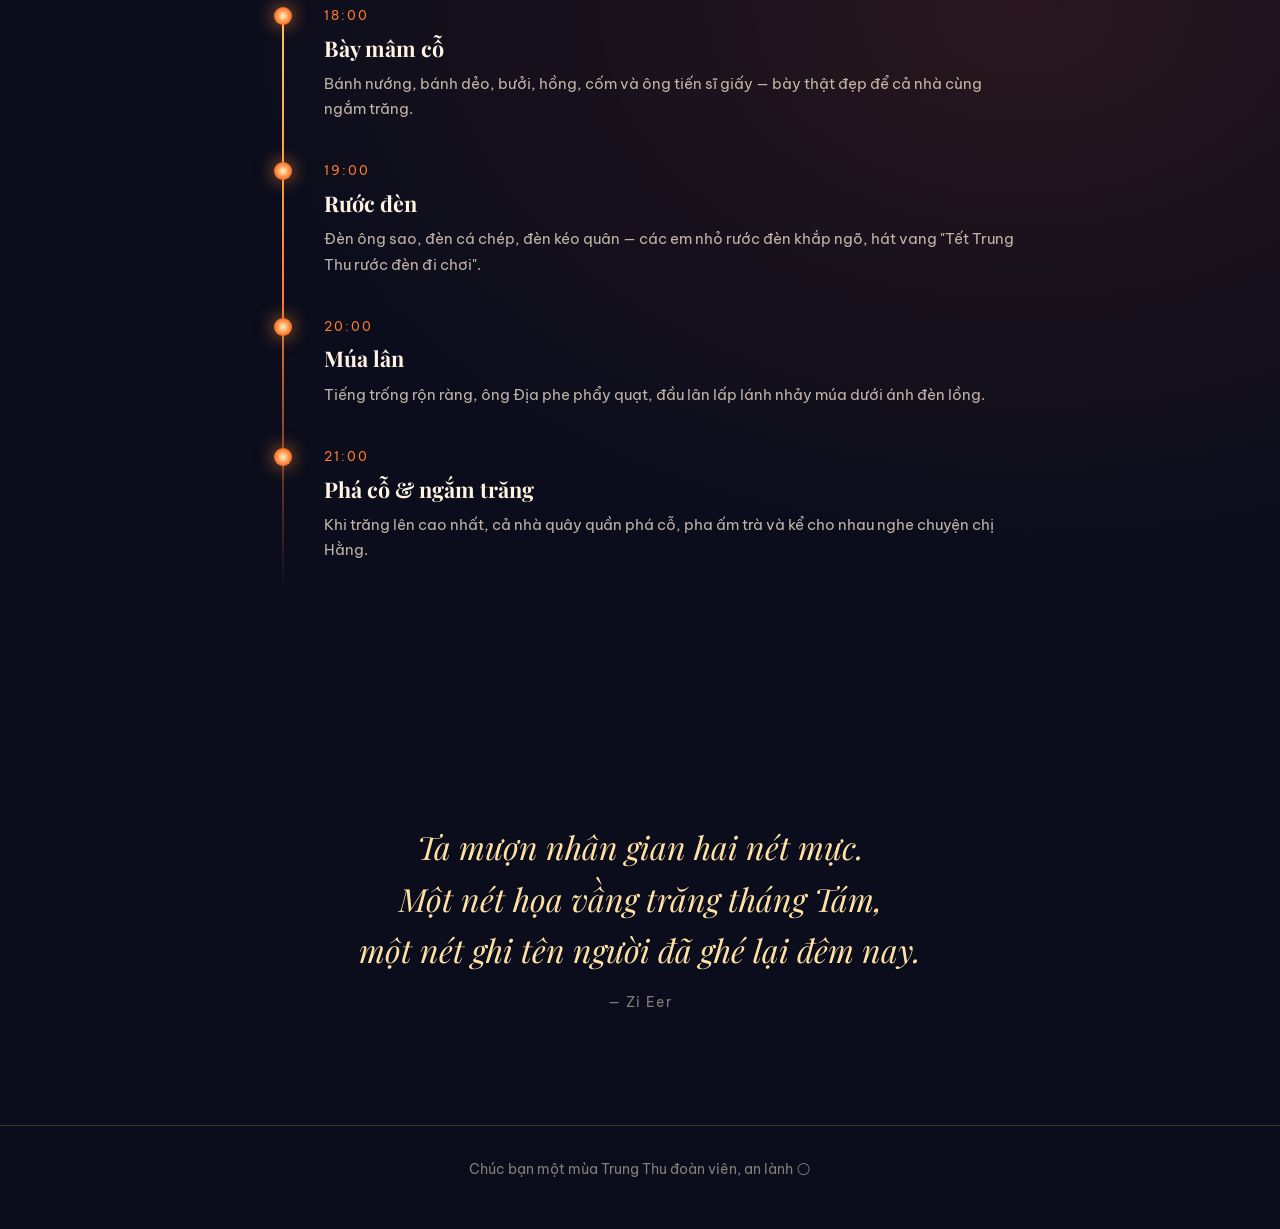
<file: trung-thu.html>
<!DOCTYPE html>
<html lang="vi">
<head>
  <meta charset="UTF-8">
  <meta name="viewport" content="width=device-width, initial-scale=1.0">
  <title>Đêm Hội Trăng Rằm</title>
  <meta name="description" content="Tết Trung Thu — thả đèn ước nguyện, nghe chuyện chị Hằng, giải câu đố đèn dưới ánh trăng rằm tháng Tám.">
  <link rel="preconnect" href="https://fonts.googleapis.com">
  <link rel="preconnect" href="https://fonts.gstatic.com" crossorigin>
  <link href="https://fonts.googleapis.com/css2?family=Be+Vietnam+Pro:wght@300;400;500;700&family=Playfair+Display:ital,wght@0,500;0,700;1,500&display=swap" rel="stylesheet">
  <style>
    *, *::before, *::after { margin: 0; padding: 0; box-sizing: border-box; }

    :root {
      --night:      #0b0d1c;
      --night-2:    #151326;
      --ink:        #fff4e2;
      --ink-mid:    rgba(255, 238, 214, 0.74);
      --ink-dim:    rgba(255, 238, 214, 0.5);
      --ember:      #ff7a2e;
      --lantern:    #ff4e2a;
      --gold:       #ffc861;
      --gold-soft:  #ffe2a3;
      --moon:       #f7f1e1;
      --card:       rgba(30, 18, 28, 0.55);
      --card-line:  rgba(255, 190, 110, 0.22);
      --glow:       0 0 40px rgba(255, 140, 50, 0.35);
      --serif:      'Playfair Display', Georgia, serif;
      --sans:       'Be Vietnam Pro', system-ui, sans-serif;
    }

    html { scroll-behavior: smooth; }

    body {
      font-family: var(--sans);
      background: var(--night);
      color: var(--ink);
      line-height: 1.65;
      overflow-x: hidden;
    }

    img, svg { display: block; max-width: 100%; }
    [hidden] { display: none !important; }
    a { color: inherit; }

    /* ═══════════ SKY CANVAS (lanterns + sparks, fixed behind content) ═══════════ */
    #sky {
      position: fixed;
      inset: 0;
      width: 100%;
      height: 100%;
      pointer-events: none;
      z-index: 1;
    }

    /* ═══════════ NAV ═══════════ */
    .nav {
      position: fixed;
      top: 0; left: 0; right: 0;
      z-index: 20;
      display: flex;
      align-items: center;
      justify-content: space-between;
      padding: 1rem clamp(1rem, 4vw, 3rem);
      transition: background .4s, backdrop-filter .4s;
    }
    .nav.solid {
      background: rgba(11, 13, 28, 0.72);
      backdrop-filter: blur(12px);
      -webkit-backdrop-filter: blur(12px);
      border-bottom: 1px solid var(--card-line);
    }
    .brand {
      display: flex;
      align-items: center;
      gap: .6rem;
      font-family: var(--serif);
      font-size: 1.15rem;
      text-decoration: none;
    }
    .brand-moon {
      width: 22px; height: 22px;
      border-radius: 50%;
      background: radial-gradient(circle at 35% 35%, #fff 0%, var(--moon) 45%, #d9cdb0 100%);
      box-shadow: 0 0 14px rgba(255, 240, 200, .8);
    }
    .nav-links { display: flex; gap: clamp(.8rem, 2.4vw, 2rem); list-style: none; }
    .nav-links a {
      text-decoration: none;
      font-size: .9rem;
      color: var(--ink-mid);
      transition: color .2s;
    }
    .nav-links a:hover { color: var(--gold); }

    /* ═══════════ HERO ═══════════ */
    .hero {
      position: relative;
      min-height: 100svh;
      display: grid;
      place-items: center;
      text-align: center;
      padding: 6rem 1rem 4rem;
      overflow: hidden;
      isolation: isolate;
    }
    .hero-bg {
      position: absolute;
      inset: -6% -2%;
      background: url('assets/trung-thu-bg.webp') center 60% / cover no-repeat;
      z-index: -2;
      transform: scale(1.04);
      will-change: transform;
    }
    .hero::after {
      content: "";
      position: absolute;
      inset: 0;
      z-index: -1;
      background:
        radial-gradient(ellipse 55% 45% at 50% 52%, rgba(11,13,28,.55) 0%, rgba(11,13,28,.35) 60%, transparent 100%),
        radial-gradient(ellipse at 50% 42%, rgba(11,13,28,.15) 0%, rgba(11,13,28,.55) 60%, rgba(11,13,28,.9) 100%),
        linear-gradient(to bottom, rgba(11,13,28,.35) 0%, transparent 30%, transparent 70%, var(--night) 100%);
    }

    .hero-inner { max-width: 760px; }
    .eyebrow {
      display: inline-block;
      font-size: .8rem;
      letter-spacing: .32em;
      text-transform: uppercase;
      color: var(--gold-soft);
      padding: .4rem 1rem;
      border: 1px solid rgba(255, 200, 97, .4);
      border-radius: 999px;
      background: rgba(20, 10, 10, .35);
      backdrop-filter: blur(6px);
    }
    .hero h1 {
      font-family: var(--serif);
      font-weight: 700;
      font-size: clamp(2.8rem, 9vw, 6.4rem);
      line-height: 1.05;
      margin: 1.2rem 0 .8rem;
      background: linear-gradient(180deg, #fff8e8 0%, var(--gold-soft) 45%, var(--ember) 100%);
      -webkit-background-clip: text;
      background-clip: text;
      color: transparent;
      filter: drop-shadow(0 4px 24px rgba(255, 110, 40, .45));
    }
    .hero h1 em { font-style: italic; font-weight: 500; }
    .hero p.lead {
      font-size: clamp(1rem, 2.2vw, 1.2rem);
      color: var(--ink-mid);
      max-width: 560px;
      margin: 0 auto;
      text-shadow: 0 1px 3px rgba(0,0,0,.9), 0 2px 14px rgba(0,0,0,.7);
    }

    .countdown {
      display: flex;
      justify-content: center;
      gap: clamp(.5rem, 2vw, 1rem);
      margin: 2.2rem 0 2rem;
    }
    .cd-cell {
      min-width: clamp(64px, 17vw, 96px);
      padding: .8rem .4rem .6rem;
      border-radius: 14px;
      background: rgba(20, 10, 14, .5);
      border: 1px solid var(--card-line);
      backdrop-filter: blur(8px);
      -webkit-backdrop-filter: blur(8px);
    }
    .cd-num {
      font-family: var(--serif);
      font-size: clamp(1.6rem, 5vw, 2.4rem);
      color: var(--gold);
      font-variant-numeric: tabular-nums;
      line-height: 1.1;
    }
    .cd-label { font-size: .72rem; letter-spacing: .12em; text-transform: uppercase; color: var(--ink-dim); }
    .cd-done {
      font-family: var(--serif);
      font-size: clamp(1.3rem, 3.6vw, 1.8rem);
      color: var(--gold);
      margin: 2.2rem 0 2rem;
    }

    .btn {
      display: inline-flex;
      align-items: center;
      gap: .5rem;
      padding: .9rem 1.8rem;
      border-radius: 999px;
      border: none;
      font: 500 1rem var(--sans);
      color: #2a0e05;
      background: linear-gradient(135deg, var(--gold-soft), var(--ember));
      box-shadow: 0 6px 28px rgba(255, 110, 40, .45);
      cursor: pointer;
      text-decoration: none;
      transition: transform .2s, box-shadow .2s;
    }
    .btn:hover { transform: translateY(-2px); box-shadow: 0 10px 36px rgba(255, 110, 40, .6); }
    .btn:focus-visible { outline: 2px solid var(--gold-soft); outline-offset: 3px; }
    .btn.ghost {
      background: transparent;
      color: var(--ink);
      border: 1px solid rgba(255, 226, 163, .5);
      box-shadow: none;
    }
    .btn.ghost:hover { background: rgba(255, 200, 97, .1); }
    .hero-actions { display: flex; flex-wrap: wrap; justify-content: center; gap: .8rem; }

    .scroll-hint {
      position: absolute;
      bottom: 1.6rem; left: 50%;
      transform: translateX(-50%);
      font-size: .75rem;
      letter-spacing: .2em;
      color: var(--ink-dim);
      animation: bob 2.4s ease-in-out infinite;
    }
    @keyframes bob { 50% { transform: translate(-50%, 6px); } }

    /* ═══════════ SECTIONS ═══════════ */
    main { position: relative; z-index: 2; }
    section.block {
      position: relative;
      z-index: 2;
      padding: clamp(4rem, 10vw, 7rem) clamp(1rem, 4vw, 2rem);
    }
    .wrap { max-width: 1120px; margin: 0 auto; }
    .sec-head { text-align: center; max-width: 640px; margin: 0 auto 3rem; }
    .sec-kicker {
      font-size: .78rem;
      letter-spacing: .3em;
      text-transform: uppercase;
      color: var(--ember);
    }
    .sec-head h2 {
      font-family: var(--serif);
      font-size: clamp(2rem, 5vw, 3rem);
      line-height: 1.15;
      margin: .5rem 0 .8rem;
    }
    .sec-head p { color: var(--ink-mid); }

    .reveal { opacity: 0; transform: translateY(28px); transition: opacity .9s ease, transform .9s ease; }
    .reveal.in { opacity: 1; transform: none; }

    .card {
      background: var(--card);
      border: 1px solid var(--card-line);
      border-radius: 20px;
      backdrop-filter: blur(10px);
      -webkit-backdrop-filter: blur(10px);
    }

    /* ═══════════ WISH LANTERN ═══════════ */
    #uoc-nguyen {
      background:
        radial-gradient(ellipse at 50% 0%, rgba(255, 110, 40, .14), transparent 60%),
        var(--night);
    }
    .wish-box {
      max-width: 640px;
      margin: 0 auto;
      padding: clamp(1.4rem, 4vw, 2.4rem);
      text-align: center;
    }
    .wish-form { display: flex; gap: .7rem; flex-wrap: wrap; }
    .wish-form input {
      flex: 1 1 260px;
      min-width: 0;
      padding: .9rem 1.2rem;
      border-radius: 999px;
      border: 1px solid var(--card-line);
      background: rgba(0, 0, 0, .35);
      color: var(--ink);
      font: 400 1rem var(--sans);
    }
    .wish-form input::placeholder { color: var(--ink-dim); }
    .wish-form input:focus { outline: none; border-color: var(--gold); box-shadow: 0 0 0 3px rgba(255, 200, 97, .18); }
    .wish-form .btn { flex: 0 0 auto; }
    .wish-note { margin-top: 1rem; font-size: .85rem; color: var(--ink-dim); }
    .wish-count { color: var(--gold); font-weight: 700; }

    .wish-list {
      display: flex;
      flex-wrap: wrap;
      justify-content: center;
      gap: .5rem;
      margin-top: 1.4rem;
      list-style: none;
    }
    .wish-list li {
      font-size: .82rem;
      padding: .35rem .85rem;
      border-radius: 999px;
      background: rgba(255, 90, 40, .12);
      border: 1px solid rgba(255, 120, 60, .3);
      color: var(--gold-soft);
      max-width: 100%;
      overflow: hidden;
      text-overflow: ellipsis;
      white-space: nowrap;
    }

    /* Rising DOM lantern carrying the wish text */
    .wish-lantern {
      position: fixed;
      z-index: 30;
      width: 84px;
      pointer-events: none;
      text-align: center;
      animation: rise 9s cubic-bezier(.35, .1, .4, 1) forwards;
    }
    .wish-lantern .body {
      height: 100px;
      clip-path: polygon(8% 0, 92% 0, 78% 100%, 22% 100%);
      background: radial-gradient(ellipse at 50% 85%, #fff3c4 0%, #ffb347 30%, #ff5a2a 70%, #b8261a 100%);
      filter: drop-shadow(0 0 18px rgba(255, 140, 50, .9));
      display: grid;
      place-items: center;
      padding: 0 12px;
    }
    .wish-lantern .body span {
      font-size: .6rem;
      line-height: 1.2;
      color: #5a1406;
      font-weight: 700;
      display: -webkit-box;
      -webkit-line-clamp: 4;
      -webkit-box-orient: vertical;
      overflow: hidden;
    }
    .wish-lantern .flame {
      width: 14px; height: 10px;
      margin: -4px auto 0;
      border-radius: 50%;
      background: #fff6c8;
      box-shadow: 0 0 16px 6px rgba(255, 190, 90, .9);
    }
    @keyframes rise {
      0%   { transform: translate(0, 0) scale(1) rotate(0); opacity: 0; }
      8%   { opacity: 1; }
      40%  { transform: translate(-24px, -40vh) scale(.85) rotate(-4deg); }
      70%  { transform: translate(18px, -75vh) scale(.6) rotate(3deg); opacity: .9; }
      100% { transform: translate(-8px, -115vh) scale(.35) rotate(0); opacity: 0; }
    }

    /* ═══════════ LEGENDS ═══════════ */
    .legend-grid {
      display: grid;
      grid-template-columns: repeat(auto-fit, minmax(260px, 1fr));
      gap: 1.4rem;
    }
    .legend {
      padding: 2rem 1.6rem 1.8rem;
      position: relative;
      overflow: hidden;
      transition: transform .3s, border-color .3s;
    }
    .legend:hover { transform: translateY(-6px); border-color: rgba(255, 200, 97, .5); }
    .legend::before {
      content: "";
      position: absolute;
      top: -60px; right: -60px;
      width: 160px; height: 160px;
      border-radius: 50%;
      background: radial-gradient(circle, rgba(255, 180, 80, .25), transparent 70%);
    }
    .legend-icon {
      width: 64px; height: 64px;
      margin-bottom: 1.2rem;
    }
    .legend h3 {
      font-family: var(--serif);
      font-size: 1.5rem;
      margin-bottom: .5rem;
      color: var(--gold-soft);
    }
    .legend p { color: var(--ink-mid); font-size: .95rem; }

    /* ═══════════ MOONCAKES ═══════════ */
    #banh {
      background:
        radial-gradient(ellipse at 20% 50%, rgba(255, 110, 40, .1), transparent 55%),
        var(--night-2);
    }
    .cake-grid {
      display: grid;
      grid-template-columns: repeat(auto-fit, minmax(220px, 1fr));
      gap: 1.2rem;
    }
    .cake {
      padding: 1.6rem;
      display: flex;
      flex-direction: column;
      gap: .6rem;
    }
    .cake-art {
      width: 96px; height: 96px;
      margin: 0 auto .6rem;
      transition: transform .6s;
    }
    .cake:hover .cake-art { transform: rotate(20deg) scale(1.06); }
    .cake h3 { font-family: var(--serif); font-size: 1.25rem; text-align: center; }
    .cake p { font-size: .9rem; color: var(--ink-mid); text-align: center; }
    .tag {
      align-self: center;
      font-size: .72rem;
      padding: .2rem .7rem;
      border-radius: 999px;
      background: rgba(255, 200, 97, .12);
      color: var(--gold);
    }

    /* ═══════════ RIDDLES ═══════════ */
    .riddle-grid {
      display: grid;
      grid-template-columns: repeat(auto-fit, minmax(240px, 1fr));
      gap: 1.2rem;
    }
    .riddle {
      perspective: 1000px;
      min-height: 220px;
      cursor: pointer;
      border: none;
      background: none;
      color: inherit;
      font: inherit;
      text-align: center;
    }
    .riddle:focus-visible { outline: 2px solid var(--gold); outline-offset: 4px; border-radius: 20px; }
    .riddle-inner {
      position: relative;
      width: 100%;
      height: 100%;
      min-height: 220px;
      transition: transform .7s cubic-bezier(.4, .2, .2, 1);
      transform-style: preserve-3d;
    }
    .riddle.flipped .riddle-inner { transform: rotateY(180deg); }
    .riddle-face {
      position: absolute;
      inset: 0;
      padding: 1.6rem 1.4rem;
      display: flex;
      flex-direction: column;
      align-items: center;
      justify-content: center;
      gap: .8rem;
      backface-visibility: hidden;
      -webkit-backface-visibility: hidden;
    }
    .riddle-face.back {
      transform: rotateY(180deg);
      background: linear-gradient(160deg, rgba(255, 110, 40, .35), rgba(120, 20, 20, .55));
      border-color: rgba(255, 200, 97, .5);
    }
    .riddle-num {
      font-family: var(--serif);
      font-style: italic;
      color: var(--ember);
    }
    .riddle-q { font-size: 1rem; white-space: pre-line; }
    .riddle-hint { font-size: .75rem; color: var(--ink-dim); letter-spacing: .08em; }
    .riddle-a { font-family: var(--serif); font-size: 1.8rem; color: var(--gold-soft); }

    /* ═══════════ TIMELINE / ACTIVITIES ═══════════ */
    #le-hoi {
      background:
        radial-gradient(ellipse at 80% 30%, rgba(255, 90, 40, .12), transparent 55%),
        var(--night);
    }
    .timeline {
      position: relative;
      max-width: 760px;
      margin: 0 auto;
      list-style: none;
    }
    .timeline::before {
      content: "";
      position: absolute;
      left: 22px; top: 8px; bottom: 8px;
      width: 2px;
      background: linear-gradient(to bottom, var(--gold), var(--ember), transparent);
    }
    .timeline li {
      position: relative;
      padding: 0 0 2.2rem 64px;
    }
    .timeline li::before {
      content: "";
      position: absolute;
      left: 14px; top: 6px;
      width: 18px; height: 18px;
      border-radius: 50%;
      background: radial-gradient(circle, #fff3c4 0%, var(--ember) 60%);
      box-shadow: 0 0 18px rgba(255, 140, 50, .8);
    }
    .tl-time { font-size: .8rem; letter-spacing: .15em; color: var(--ember); text-transform: uppercase; }
    .timeline h3 { font-family: var(--serif); font-size: 1.35rem; margin: .2rem 0 .3rem; }
    .timeline p { color: var(--ink-mid); font-size: .95rem; }

    /* ═══════════ POEM / FOOTER ═══════════ */
    .poem {
      text-align: center;
      padding: clamp(4rem, 10vw, 7rem) 1rem;
      position: relative;
      z-index: 2;
    }
    .poem blockquote {
      font-family: var(--serif);
      font-style: italic;
      font-size: clamp(1.3rem, 3.4vw, 2rem);
      line-height: 1.6;
      color: var(--gold-soft);
      max-width: 700px;
      margin: 0 auto;
    }
    .poem cite { display: block; margin-top: 1rem; font-style: normal; font-size: .85rem; color: var(--ink-dim); letter-spacing: .1em; }

    footer {
      position: relative;
      z-index: 2;
      text-align: center;
      padding: 2rem 1rem 3rem;
      font-size: .85rem;
      color: var(--ink-dim);
      border-top: 1px solid var(--card-line);
    }

    /* ═══════════ CONTROLS ═══════════ */
    .sky-toggle {
      position: fixed;
      right: 1rem; bottom: 1rem;
      z-index: 25;
      width: 44px; height: 44px;
      border-radius: 50%;
      border: 1px solid var(--card-line);
      background: rgba(20, 10, 14, .7);
      color: var(--gold);
      font-size: 1.1rem;
      cursor: pointer;
      backdrop-filter: blur(8px);
    }
    .sky-toggle:focus-visible { outline: 2px solid var(--gold); outline-offset: 2px; }

    /* ═══════════ FANART EVENT ═══════════ */
    #su-kien {
      background:
        radial-gradient(ellipse at 50% 0%, rgba(255, 200, 97, .12), transparent 60%),
        var(--night-2);
    }
    .event-info {
      display: grid;
      grid-template-columns: repeat(auto-fit, minmax(240px, 1fr));
      gap: 1rem;
      margin-bottom: 2.4rem;
    }
    .event-way { padding: 1.4rem 1.5rem; display: flex; flex-direction: column; gap: .4rem; }
    .event-way h3 { font-family: var(--serif); font-size: 1.2rem; color: var(--gold-soft); }
    .event-way p { font-size: .9rem; color: var(--ink-mid); }
    .event-prize {
      font-family: var(--serif);
      font-size: 1.9rem;
      color: var(--gold);
      font-variant-numeric: tabular-nums;
      line-height: 1.2;
    }
    .event-prize small { font-family: var(--sans); font-size: .8rem; color: var(--ink-dim); }
    .event-rules {
      list-style: none;
      display: flex;
      flex-direction: column;
      gap: .35rem;
      font-size: .88rem;
      color: var(--ink-mid);
    }
    .event-rules strong { color: var(--ink); font-weight: 500; }
    .hashtags { display: flex; flex-wrap: wrap; gap: .4rem; margin-top: .3rem; }
    .hashtags span {
      font-size: .78rem;
      padding: .15rem .6rem;
      border-radius: 999px;
      background: rgba(255, 200, 97, .12);
      color: var(--gold);
    }

    .stats {
      display: flex;
      flex-wrap: wrap;
      justify-content: center;
      gap: .8rem;
      margin-bottom: 2.4rem;
    }
    .stat {
      flex: 1 1 150px;
      max-width: 220px;
      padding: 1rem;
      text-align: center;
    }
    .stat-num {
      font-family: var(--serif);
      font-size: 1.8rem;
      color: var(--gold);
      font-variant-numeric: tabular-nums;
    }
    .stat-label { font-size: .75rem; letter-spacing: .1em; text-transform: uppercase; color: var(--ink-dim); }

    .sub-head {
      display: flex;
      align-items: baseline;
      justify-content: space-between;
      flex-wrap: wrap;
      gap: .5rem;
      margin: 0 0 1.2rem;
    }
    .sub-head h3 { font-family: var(--serif); font-size: 1.6rem; }
    .sub-head span { font-size: .85rem; color: var(--ink-dim); }

    .gallery {
      columns: 3 260px;
      column-gap: 1rem;
    }
    .art {
      break-inside: avoid;
      margin-bottom: 1rem;
      overflow: hidden;
      display: block;
      width: 100%;
      padding: 0;
      color: inherit;
      font: inherit;
      text-align: left;
      cursor: zoom-in;
      transition: transform .3s, border-color .3s;
    }
    .art:hover { transform: translateY(-4px); border-color: rgba(255, 200, 97, .55); }
    .art:focus-visible { outline: 2px solid var(--gold); outline-offset: 3px; }
    .art img { width: 100%; height: auto; background: rgba(255, 255, 255, .04); }
    .art-meta {
      display: flex;
      align-items: center;
      justify-content: space-between;
      gap: .6rem;
      padding: .8rem 1rem;
    }
    .art-who { min-width: 0; }
    .art-name { font-weight: 500; overflow-wrap: anywhere; }
    .art-channel { font-size: .8rem; color: var(--ink-dim); overflow-wrap: anywhere; }

    .gift {
      flex: 0 0 auto;
      display: inline-flex;
      align-items: center;
      gap: .3rem;
      font-size: .78rem;
      font-weight: 500;
      padding: .25rem .65rem;
      border-radius: 999px;
      white-space: nowrap;
      font-variant-numeric: tabular-nums;
      background: rgba(255, 200, 97, .12);
      color: var(--gold);
      border: 1px solid rgba(255, 200, 97, .3);
    }
    .gift.sent {
      background: rgba(120, 220, 150, .12);
      color: #9be3b0;
      border-color: rgba(120, 220, 150, .35);
    }

    .regulars {
      display: grid;
      grid-template-columns: repeat(auto-fill, minmax(220px, 1fr));
      gap: .6rem;
      list-style: none;
    }
    .regular {
      display: flex;
      align-items: center;
      justify-content: space-between;
      gap: .6rem;
      padding: .7rem 1rem;
      border-radius: 14px;
    }
    .regular-name { overflow-wrap: anywhere; min-width: 0; }

    .empty {
      text-align: center;
      padding: 2rem 1.4rem;
      color: var(--ink-mid);
      font-size: .95rem;
    }
    .empty strong { display: block; font-family: var(--serif); font-size: 1.2rem; color: var(--gold-soft); margin-bottom: .3rem; font-weight: 500; }
    .event-block + .event-block { margin-top: 3rem; }

    /* Lightbox */
    .lightbox {
      position: fixed;
      inset: 0;
      z-index: 50;
      display: grid;
      place-items: center;
      padding: 1rem;
      background: rgba(6, 6, 14, .92);
      backdrop-filter: blur(6px);
    }
    .lb-figure {
      max-width: min(1000px, 100%);
      display: flex;
      flex-direction: column;
      align-items: center;
      gap: .8rem;
    }
    .lb-figure img {
      max-height: 78vh;
      width: auto;
      border-radius: 12px;
      box-shadow: var(--glow);
    }
    .lb-caption { text-align: center; }
    .lb-caption a { color: var(--gold); }
    .lb-btn {
      position: absolute;
      width: 44px; height: 44px;
      border-radius: 50%;
      border: 1px solid var(--card-line);
      background: rgba(20, 10, 14, .8);
      color: var(--ink);
      font-size: 1.3rem;
      cursor: pointer;
    }
    .lb-btn:focus-visible { outline: 2px solid var(--gold); outline-offset: 2px; }
    .lb-close { top: calc(1rem + env(safe-area-inset-top, 0px)); right: 1rem; }
    .lb-prev { left: 1rem; top: 50%; transform: translateY(-50%); }
    .lb-next { right: 1rem; top: 50%; transform: translateY(-50%); }

    /* ═══════════ MUSIC / VINYL ═══════════ */
    #nhac {
      background:
        radial-gradient(ellipse at 22% 55%, rgba(255, 110, 40, .14), transparent 55%),
        var(--night);
    }
    .player {
      display: grid;
      grid-template-columns: minmax(0, 1fr) minmax(0, 1fr);
      gap: clamp(1.8rem, 5vw, 3.5rem);
      align-items: center;
    }
    .vinyl-wrap {
      position: relative;
      width: min(100%, 440px);
      aspect-ratio: 1;
      justify-self: center;
    }
    .vinyl {
      width: 100%;
      height: 100%;
      animation: spin 9s linear infinite;
      animation-play-state: paused;
      filter: drop-shadow(0 0 26px rgba(255, 120, 50, .22));
      transition: filter 1s;
    }
    .music-on .vinyl {
      animation-play-state: running;
      filter: drop-shadow(0 0 42px rgba(255, 130, 50, .45));
    }
    @keyframes spin { to { transform: rotate(360deg); } }
    /* Light reflection stays still while the record turns */
    .vinyl-gloss {
      position: absolute;
      inset: 0;
      border-radius: 50%;
      pointer-events: none;
      background: conic-gradient(from 210deg,
        transparent 0 8%, rgba(255, 220, 170, .09) 13%, transparent 19% 58%,
        rgba(255, 220, 170, .06) 63%, transparent 69%);
    }
    .vinyl-arc {
      position: absolute;
      inset: -4%;
      width: 108%;
      height: 108%;
      pointer-events: none;
      opacity: .7;
      transition: opacity .6s;
    }
    .music-on .vinyl-arc { animation: arcPulse 3s ease-in-out infinite; }
    @keyframes arcPulse { 50% { opacity: 1; } }
    .vinyl-play {
      position: absolute;
      left: 6%; bottom: 6%;
      width: 58px; height: 58px;
      border-radius: 50%;
      border: 1px solid rgba(255, 226, 163, .5);
      background: rgba(30, 16, 20, .7);
      backdrop-filter: blur(10px);
      -webkit-backdrop-filter: blur(10px);
      color: var(--gold-soft);
      display: grid;
      place-items: center;
      cursor: pointer;
      box-shadow: 0 6px 24px rgba(0, 0, 0, .4);
      transition: transform .2s, background .2s;
    }
    .vinyl-play:hover { transform: scale(1.06); background: rgba(60, 26, 20, .8); }
    .vinyl-play:focus-visible, .ctl:focus-visible, .track:focus-visible, .dock-btn:focus-visible {
      outline: 2px solid var(--gold); outline-offset: 3px;
    }
    .vinyl-play svg { width: 18px; height: 18px; }
    .now-label {
      position: absolute;
      left: calc(6% + 70px);
      bottom: calc(6% + 18px);
      font-size: .82rem;
      color: var(--gold-soft);
      opacity: 0;
      transition: opacity .5s;
      text-shadow: 0 1px 6px rgba(0, 0, 0, .8);
    }
    .music-on .now-label { opacity: 1; }

    .player-card {
      padding: clamp(1.4rem, 4vw, 2.2rem);
      display: flex;
      flex-direction: column;
      gap: 1.1rem;
    }
    .player-card h3 {
      font-family: var(--serif);
      font-size: clamp(1.9rem, 4.4vw, 2.8rem);
      line-height: 1.1;
      text-wrap: balance;
    }
    .track-sub { font-style: italic; color: var(--ink-dim); margin-top: .3rem; }
    .player-note { font-size: .9rem; color: var(--ink-mid); max-width: 46ch; }
    .tracklist { list-style: none; display: flex; flex-direction: column; gap: .35rem; }
    .track {
      display: flex;
      align-items: center;
      gap: .8rem;
      width: 100%;
      padding: .7rem .9rem;
      border-radius: 12px;
      border: 1px solid transparent;
      background: transparent;
      color: inherit;
      font: inherit;
      text-align: left;
      cursor: pointer;
      transition: background .2s, border-color .2s;
    }
    .track:hover { background: rgba(255, 200, 97, .06); }
    .track.active { background: rgba(255, 200, 97, .1); border-color: rgba(255, 200, 97, .35); }
    .track-no { font-family: var(--serif); font-style: italic; color: var(--ember); width: 1.4rem; flex: 0 0 auto; }
    .track-name { flex: 1; min-width: 0; overflow-wrap: anywhere; }
    .track-name small { display: block; font-size: .78rem; color: var(--ink-dim); }
    .track-tag {
      flex: 0 0 auto;
      font-size: .7rem;
      padding: .15rem .55rem;
      border-radius: 999px;
      background: rgba(255, 200, 97, .12);
      color: var(--gold);
    }
    .controls { display: flex; align-items: center; flex-wrap: wrap; gap: .6rem; }
    .ctl {
      width: 44px; height: 44px;
      border-radius: 50%;
      border: 1px solid var(--card-line);
      background: rgba(255, 255, 255, .04);
      color: var(--ink);
      display: grid;
      place-items: center;
      cursor: pointer;
      transition: background .2s;
    }
    .ctl:hover { background: rgba(255, 200, 97, .12); }
    .ctl svg { width: 16px; height: 16px; }
    .ctl.main {
      width: 54px; height: 54px;
      border: none;
      color: #2a0e05;
      background: linear-gradient(135deg, var(--gold-soft), var(--ember));
      box-shadow: 0 6px 22px rgba(255, 110, 40, .4);
    }
    .eq { display: flex; align-items: flex-end; gap: 3px; height: 22px; margin-left: .2rem; opacity: .25; transition: opacity .4s; }
    .music-on .eq { opacity: 1; }
    .eq i { width: 4px; height: 6px; border-radius: 2px; background: var(--gold); }
    .music-on .eq i { animation: eq 1s ease-in-out infinite; }
    .eq i:nth-child(2) { animation-duration: .7s !important; }
    .eq i:nth-child(3) { animation-duration: 1.2s !important; }
    .eq i:nth-child(4) { animation-duration: .85s !important; }
    @keyframes eq { 50% { height: 22px; } }
    .vol { flex: 1 1 150px; display: flex; align-items: center; gap: .5rem; color: var(--ink-dim); }
    .vol input { flex: 1; min-width: 0; accent-color: var(--gold); }
    .music-error { font-size: .85rem; color: #ffb4a2; }

    /* Mini player, always reachable */
    .dock {
      position: fixed;
      left: 1rem;
      bottom: calc(1rem + env(safe-area-inset-bottom, 0px));
      z-index: 25;
      display: flex;
      align-items: center;
      gap: .6rem;
      max-width: calc(100% - 5.5rem);
      padding: .35rem 1rem .35rem .35rem;
      border-radius: 999px;
      background: rgba(20, 10, 14, .78);
      border: 1px solid var(--card-line);
      backdrop-filter: blur(10px);
      -webkit-backdrop-filter: blur(10px);
    }
    .dock-btn {
      position: relative;
      flex: 0 0 auto;
      width: 42px; height: 42px;
      border-radius: 50%;
      border: none;
      cursor: pointer;
      display: grid;
      place-items: center;
      color: #fff4e2;
      background: repeating-radial-gradient(circle, #1b1320 0 2px, #261b2c 2px 3px);
    }
    .dock-btn::before {
      content: "";
      position: absolute;
      inset: 30%;
      border-radius: 50%;
      background: radial-gradient(circle, #e0452a, #8e1d12);
    }
    .music-on .dock-btn::before { animation: spin 3s linear infinite; background: conic-gradient(#e0452a, #ffb347, #e0452a); }
    .dock-btn svg { position: relative; width: 12px; height: 12px; }
    .dock-info { min-width: 0; display: flex; flex-direction: column; line-height: 1.25; text-decoration: none; }
    .dock-title { font-size: .82rem; white-space: nowrap; overflow: hidden; text-overflow: ellipsis; }
    .dock-sub { font-size: .7rem; color: var(--ink-dim); white-space: nowrap; }

    /* ═══════════ RESPONSIVE ═══════════ */
    @media (max-width: 820px) {
      .player { grid-template-columns: 1fr; }
      .vinyl-wrap { width: min(100%, 340px); }
    }
    @media (max-width: 720px) {
      .nav-links { display: none; }
      .timeline li { padding-left: 52px; }
      .timeline::before { left: 16px; }
      .timeline li::before { left: 8px; }
    }

    @media (prefers-reduced-motion: reduce) {
      *, *::before, *::after { animation-duration: .01ms !important; transition-duration: .01ms !important; }
      .reveal { opacity: 1; transform: none; }
      .vinyl, .dock-btn::before, .eq i, .vinyl-arc { animation: none !important; }
    }
  </style>
</head>
<body>

  <canvas id="sky" aria-hidden="true"></canvas>

  <nav class="nav" id="nav">
    <a href="#top" class="brand"><span class="brand-moon"></span>Trăng Rằm</a>
    <ul class="nav-links">
      <li><a href="#su-kien">Fanart</a></li>
      <li><a href="#nhac">Nhạc</a></li>
      <li><a href="#uoc-nguyen">Thả đèn</a></li>
      <li><a href="#truyen-thuyet">Truyền thuyết</a></li>
      <li><a href="#banh">Bánh Trung Thu</a></li>
      <li><a href="#do-den">Đố đèn</a></li>
      <li><a href="#le-hoi">Đêm hội</a></li>
    </ul>
  </nav>

  <header class="hero" id="top">
    <div class="hero-bg" id="heroBg"></div>
    <div class="hero-inner">
      <span class="eyebrow">Rằm tháng Tám · 15/8 Âm lịch</span>
      <h1>Đêm Hội<br><em>Trăng Rằm</em></h1>
      <p class="lead">Ngàn chiếc đèn trời bay lên, ánh trăng tròn soi sáng phố cổ. Cùng thả một điều ước, nghe lại chuyện chị Hằng và chú Thỏ Ngọc.</p>

      <div id="countdown" aria-live="polite"></div>

      <div class="hero-actions">
        <a href="#uoc-nguyen" class="btn">🏮 Thả đèn ước nguyện</a>
        <a href="#su-kien" class="btn ghost">Xem fanart &amp; quà</a>
      </div>
    </div>
    <span class="scroll-hint">CUỘN XUỐNG ↓</span>
  </header>

  <main>

    <!-- ═══════════ FANART EVENT ═══════════ -->
    <section class="block" id="su-kien">
      <div class="wrap">
        <div class="sec-head reveal">
          <span class="sec-kicker">Sự kiện của Chrono Archive</span>
          <h2>Kệ tranh Trung Thu</h2>
          <p>Mùa trăng này, thư viện dành riêng một kệ cho những bức tranh các bạn vẽ Zi Eer đón Trung Thu, cùng tên những người vẫn thường ghé lại mỗi khi Archive mở cửa.</p>
        </div>

        <div class="event-info">
          <div class="event-way card reveal">
            <span class="sec-kicker">Cách 1</span>
            <h3>Vẽ fanart</h3>
            <div class="event-prize">50.000đ <small>/ tác phẩm hợp lệ</small></div>
            <p>Chủ đề: Zi Eer đón Trung Thu (đèn lồng, ánh trăng, thư viện… vẽ theo ý bạn). Đăng tranh kèm hashtag hoặc gửi trong Discord, ghi rõ tên kênh của bạn.</p>
            <div class="hashtags"><span>#ChronoArchive</span><span>#zierune</span><span>#zieer</span></div>
          </div>
          <div class="event-way card reveal">
            <span class="sec-kicker">Cách 2</span>
            <h3>Người xem thường xuyên</h3>
            <div class="event-prize">20.000đ <small>/ mỗi bạn</small></div>
            <p>Ai theo dõi kênh đều đặn cũng có quà. Comment dưới bài đăng sự kiện kèm tên Discord của bạn.</p>
          </div>
          <div class="event-way card reveal">
            <span class="sec-kicker">Thể lệ</span>
            <h3>Cần biết</h3>
            <ul class="event-rules">
              <li><strong>Hạn nhận tranh:</strong> hết ngày <span data-field="hanNopTranh">24/9</span>. Tranh sẽ được show trong stream Trung Thu.</li>
              <li>Tranh tự vẽ, không dùng AI. Luôn ghi credit tác giả.</li>
              <li>Quà gửi qua MoMo, chuyển khoản hoặc thẻ điện thoại, trước ngày <span data-field="hanGuiQua">30/9</span>. Zi sẽ nhắn riêng, đừng đăng số tài khoản công khai.</li>
              <li>Mỗi người nhận một mức quà cao nhất.</li>
            </ul>
          </div>
        </div>

        <div class="stats reveal" id="eventStats"></div>

        <div class="event-block">
          <div class="sub-head">
            <h3>Fanart</h3>
            <span>Chạm vào tranh để xem lớn</span>
          </div>
          <div class="gallery" id="gallery"></div>
        </div>

        <div class="event-block">
          <div class="sub-head">
            <h3>Người xem thường xuyên</h3>
            <span>Những cái tên luôn có mặt khi thư viện mở cửa</span>
          </div>
          <ul class="regulars" id="regulars"></ul>
        </div>
      </div>
    </section>

    <!-- ═══════════ MUSIC ═══════════ -->
    <section class="block" id="nhac">
      <div class="wrap">
        <div class="sec-head reveal">
          <span class="sec-kicker">Âm nhạc</span>
          <h2>Đĩa nhạc đêm rằm</h2>
          <p>Đặt kim xuống đĩa, để tiếng đàn tranh theo bạn đi hết trang.</p>
        </div>

        <div class="player">
          <div class="vinyl-wrap reveal">
            <svg class="vinyl" id="vinyl" viewBox="0 0 400 400" aria-hidden="true">
              <defs>
                <radialGradient id="discGrad" cx="50%" cy="50%" r="50%">
                  <stop offset="0%" stop-color="#2a1d2e"/>
                  <stop offset="60%" stop-color="#1a1220"/>
                  <stop offset="100%" stop-color="#0e0a14"/>
                </radialGradient>
                <radialGradient id="labelGrad" cx="45%" cy="40%" r="65%">
                  <stop offset="0%" stop-color="#e0452a"/>
                  <stop offset="100%" stop-color="#7c1a10"/>
                </radialGradient>
                <radialGradient id="moonGrad" cx="40%" cy="38%" r="60%">
                  <stop offset="0%" stop-color="#fffaf0"/>
                  <stop offset="100%" stop-color="#e8dcc0"/>
                </radialGradient>
                <path id="labelPath" d="M200,200 m-52,0 a52,52 0 1,1 104,0 a52,52 0 1,1 -104,0"/>
              </defs>
              <circle cx="200" cy="200" r="198" fill="url(#discGrad)"/>
              <g id="grooves"></g>
              <circle cx="200" cy="200" r="72" fill="url(#labelGrad)"/>
              <circle cx="200" cy="200" r="72" fill="none" stroke="#ffc861" stroke-opacity=".6" stroke-width="1.2"/>
              <circle cx="200" cy="200" r="64" fill="none" stroke="#ffe2a3" stroke-opacity=".25" stroke-width=".6"/>
              <text font-family="'Be Vietnam Pro',sans-serif" font-size="8.5" font-weight="700" fill="#ffe2a3" fill-opacity=".85" letter-spacing="2">
                <textPath href="#labelPath" textLength="318" lengthAdjust="spacing">CHRONO ARCHIVE · RẰM THÁNG TÁM · ZI EER ·</textPath>
              </text>
              <circle cx="200" cy="200" r="22" fill="url(#moonGrad)"/>
              <circle cx="193" cy="195" r="4" fill="#dccfae"/>
              <circle cx="207" cy="208" r="5" fill="#dccfae"/>
              <circle cx="200" cy="200" r="3.2" fill="#140d18"/>
            </svg>
            <div class="vinyl-gloss"></div>
            <svg class="vinyl-arc" viewBox="0 0 432 432" aria-hidden="true">
              <circle cx="216" cy="216" r="211" fill="none" stroke="#ffc861" stroke-width="4"
                stroke-linecap="round" stroke-dasharray="290 1036" stroke-dashoffset="250"/>
            </svg>
            <button class="vinyl-play" id="vinylPlay" type="button" aria-label="Phát nhạc"><svg class="i-play" viewBox="0 0 12 14" fill="currentColor" aria-hidden="true"><polygon points="1,0 12,7 1,14"/></svg><svg class="i-pause" viewBox="0 0 12 14" fill="currentColor" aria-hidden="true" hidden><rect x="0" y="0" width="4" height="14" rx="1.2"/><rect x="8" y="0" width="4" height="14" rx="1.2"/></svg></button>
            <span class="now-label">♪ đang phát</span>
          </div>

          <div class="player-card card reveal">
            <div>
              <span class="sec-kicker">Record · Rằm tháng Tám</span>
              <h3 id="trackTitle">Khúc Trăng Rằm</h3>
              <p class="track-sub" id="trackSub">Zi Eer · đàn tranh dưới trăng</p>
            </div>
            <p class="player-note">Các giai điệu được dệt ngay trong trình duyệt của bạn, nên mỗi lần nghe lại hơi khác một chút. Như trăng, mỗi đêm một vẻ.</p>
            <ol class="tracklist" id="trackList"></ol>
            <div class="controls">
              <button class="ctl" id="prevBtn" type="button" aria-label="Bài trước"><svg viewBox="0 0 14 14" fill="currentColor" aria-hidden="true"><rect x="0" y="0" width="2.4" height="14" rx="1"/><polygon points="14,0 3,7 14,14"/></svg></button>
              <button class="ctl main" id="mainPlay" type="button" aria-label="Phát nhạc"><svg class="i-play" viewBox="0 0 12 14" fill="currentColor" aria-hidden="true"><polygon points="1,0 12,7 1,14"/></svg><svg class="i-pause" viewBox="0 0 12 14" fill="currentColor" aria-hidden="true" hidden><rect x="0" y="0" width="4" height="14" rx="1.2"/><rect x="8" y="0" width="4" height="14" rx="1.2"/></svg></button>
              <button class="ctl" id="nextBtn" type="button" aria-label="Bài sau"><svg viewBox="0 0 14 14" fill="currentColor" aria-hidden="true"><polygon points="0,0 11,7 0,14"/><rect x="11.6" y="0" width="2.4" height="14" rx="1"/></svg></button>
              <span class="eq" aria-hidden="true"><i></i><i></i><i></i><i></i></span>
              <label class="vol" for="volSlider"><span aria-hidden="true">♫</span><span style="position:absolute;left:-9999px">Âm lượng</span>
                <input id="volSlider" type="range" min="0" max="100" value="60">
              </label>
            </div>
            <p class="music-error" id="musicError" hidden></p>
          </div>
        </div>
      </div>
    </section>

    <!-- ═══════════ WISH LANTERN ═══════════ -->
    <section class="block" id="uoc-nguyen">
      <div class="wrap">
        <div class="sec-head reveal">
          <span class="sec-kicker">Đèn trời</span>
          <h2>Gửi điều ước lên trăng</h2>
          <p>Viết một mong ước nhỏ, thắp đèn và để nó bay về phía ánh trăng.</p>
        </div>

        <div class="wish-box card reveal">
          <form class="wish-form" id="wishForm">
            <label for="wishInput" class="sr-only" style="position:absolute;left:-9999px">Điều ước của bạn</label>
            <input id="wishInput" type="text" maxlength="80" placeholder="Ước gì mùa trăng này..." autocomplete="off" required>
            <button class="btn" type="submit">Thả đèn</button>
          </form>
          <p class="wish-note">Bầu trời đêm nay đã có <span class="wish-count" id="wishCount">0</span> chiếc đèn của bạn.</p>
          <ul class="wish-list" id="wishList"></ul>
        </div>
      </div>
    </section>

    <!-- ═══════════ LEGENDS ═══════════ -->
    <section class="block" id="truyen-thuyet">
      <div class="wrap">
        <div class="sec-head reveal">
          <span class="sec-kicker">Truyền thuyết</span>
          <h2>Chuyện kể dưới trăng</h2>
          <p>Những câu chuyện ông bà kể mỗi mùa trăng tròn, lấp lánh như ánh đèn lồng.</p>
        </div>

        <div class="legend-grid">
          <article class="legend card reveal">
            <svg class="legend-icon" viewBox="0 0 64 64" aria-hidden="true">
              <circle cx="32" cy="32" r="26" fill="#f7f1e1"/>
              <circle cx="32" cy="32" r="26" fill="url(#moonShade)"/>
              <circle cx="24" cy="26" r="4" fill="#e3d8bc"/>
              <circle cx="40" cy="38" r="6" fill="#e3d8bc"/>
              <circle cx="38" cy="22" r="2.5" fill="#e3d8bc"/>
              <defs><radialGradient id="moonShade" cx=".35" cy=".35"><stop offset="0" stop-color="#fff" stop-opacity=".6"/><stop offset="1" stop-color="#c9b98f" stop-opacity=".4"/></radialGradient></defs>
            </svg>
            <h3>Chị Hằng Nga</h3>
            <p>Nàng tiên uống nhầm thuốc trường sinh rồi bay lên cung trăng, từ đó sống mãi trong Quảng Hàn cung lạnh lẽo, dõi theo trần gian mỗi đêm rằm.</p>
          </article>

          <article class="legend card reveal">
            <svg class="legend-icon" viewBox="0 0 64 64" aria-hidden="true">
              <rect x="29" y="30" width="6" height="28" rx="2" fill="#8a5a2b"/>
              <circle cx="32" cy="24" r="16" fill="#3f8a4a"/>
              <circle cx="22" cy="28" r="10" fill="#4fa05a"/>
              <circle cx="42" cy="28" r="10" fill="#4fa05a"/>
              <circle cx="32" cy="16" r="9" fill="#5cb467"/>
            </svg>
            <h3>Chú Cuội &amp; cây đa</h3>
            <p>Vì mải mê bám theo cây đa thần bay lên trời, chú Cuội bị kẹt lại trên cung trăng, ngày ngày ngồi gốc cây nhìn về quê nhà.</p>
          </article>

          <article class="legend card reveal">
            <svg class="legend-icon" viewBox="0 0 64 64" aria-hidden="true">
              <ellipse cx="24" cy="14" rx="5" ry="13" fill="#fff" transform="rotate(-12 24 14)"/>
              <ellipse cx="38" cy="14" rx="5" ry="13" fill="#fff" transform="rotate(14 38 14)"/>
              <ellipse cx="24" cy="15" rx="2" ry="8" fill="#ffc9c9" transform="rotate(-12 24 15)"/>
              <ellipse cx="38" cy="15" rx="2" ry="8" fill="#ffc9c9" transform="rotate(14 38 15)"/>
              <ellipse cx="32" cy="44" rx="22" ry="16" fill="#fff"/>
              <circle cx="32" cy="34" r="13" fill="#fff"/>
              <circle cx="27" cy="33" r="1.8" fill="#c0392b"/>
              <circle cx="37" cy="33" r="1.8" fill="#c0392b"/>
              <path d="M30 38 q2 2 4 0" stroke="#e57373" stroke-width="1.4" fill="none"/>
            </svg>
            <h3>Thỏ Ngọc</h3>
            <p>Chú thỏ trắng hiền lành ngày đêm giã thuốc trường sinh bên chị Hằng — người bạn nhỏ nhất và cũng dễ thương nhất trên cung trăng.</p>
          </article>
        </div>
      </div>
    </section>

    <!-- ═══════════ MOONCAKES ═══════════ -->
    <section class="block" id="banh">
      <div class="wrap">
        <div class="sec-head reveal">
          <span class="sec-kicker">Mâm cỗ</span>
          <h2>Bánh Trung Thu</h2>
          <p>Tròn như trăng rằm, ngọt như đoàn viên — mỗi chiếc bánh là một lời chúc.</p>
        </div>

        <div class="cake-grid" id="cakeGrid"></div>
      </div>
    </section>

    <!-- ═══════════ RIDDLES ═══════════ -->
    <section class="block" id="do-den">
      <div class="wrap">
        <div class="sec-head reveal">
          <span class="sec-kicker">Trò chơi</span>
          <h2>Đố đèn</h2>
          <p>Mỗi chiếc đèn giấu một câu đố. Chạm vào để lật và xem đáp án.</p>
        </div>

        <div class="riddle-grid" id="riddleGrid"></div>
      </div>
    </section>

    <!-- ═══════════ TIMELINE ═══════════ -->
    <section class="block" id="le-hoi">
      <div class="wrap">
        <div class="sec-head reveal">
          <span class="sec-kicker">Đêm hội</span>
          <h2>Một đêm rằm trọn vẹn</h2>
          <p>Gợi ý cho một tối Trung Thu ấm áp cùng gia đình và bạn bè.</p>
        </div>

        <ol class="timeline">
          <li class="reveal">
            <span class="tl-time">18:00</span>
            <h3>Bày mâm cỗ</h3>
            <p>Bánh nướng, bánh dẻo, bưởi, hồng, cốm và ông tiến sĩ giấy — bày thật đẹp để cả nhà cùng ngắm trăng.</p>
          </li>
          <li class="reveal">
            <span class="tl-time">19:00</span>
            <h3>Rước đèn</h3>
            <p>Đèn ông sao, đèn cá chép, đèn kéo quân — các em nhỏ rước đèn khắp ngõ, hát vang "Tết Trung Thu rước đèn đi chơi".</p>
          </li>
          <li class="reveal">
            <span class="tl-time">20:00</span>
            <h3>Múa lân</h3>
            <p>Tiếng trống rộn ràng, ông Địa phe phẩy quạt, đầu lân lấp lánh nhảy múa dưới ánh đèn lồng.</p>
          </li>
          <li class="reveal">
            <span class="tl-time">21:00</span>
            <h3>Phá cỗ &amp; ngắm trăng</h3>
            <p>Khi trăng lên cao nhất, cả nhà quây quần phá cỗ, pha ấm trà và kể cho nhau nghe chuyện chị Hằng.</p>
          </li>
        </ol>
      </div>
    </section>

    <section class="poem reveal">
      <blockquote>
        Ta mượn nhân gian hai nét mực.<br>
        Một nét họa vầng trăng tháng Tám,<br>
        một nét ghi tên người đã ghé lại đêm nay.
      </blockquote>
      <cite>— Zi Eer</cite>
    </section>

  </main>

  <footer>
    Chúc bạn một mùa Trung Thu đoàn viên, an lành 🌕
  </footer>

  <button class="sky-toggle" id="skyToggle" aria-label="Tắt/bật hiệu ứng đèn trời" title="Tắt/bật hiệu ứng">🏮</button>

  <div class="dock" id="dock">
    <button class="dock-btn" id="dockBtn" type="button" aria-label="Phát nhạc"><svg class="i-play" viewBox="0 0 12 14" fill="currentColor" aria-hidden="true"><polygon points="1,0 12,7 1,14"/></svg><svg class="i-pause" viewBox="0 0 12 14" fill="currentColor" aria-hidden="true" hidden><rect x="0" y="0" width="4" height="14" rx="1.2"/><rect x="8" y="0" width="4" height="14" rx="1.2"/></svg></button>
    <a class="dock-info" href="#nhac">
      <span class="dock-title" id="dockTitle">Khúc Trăng Rằm</span>
      <span class="dock-sub" id="dockSub">bấm để nghe nhạc</span>
    </a>
  </div>

  <div class="lightbox" id="lightbox" role="dialog" aria-modal="true" aria-label="Xem fanart" hidden>
    <button class="lb-btn lb-close" id="lbClose" aria-label="Đóng">✕</button>
    <button class="lb-btn lb-prev" id="lbPrev" aria-label="Tranh trước">‹</button>
    <figure class="lb-figure">
      <img id="lbImg" alt="">
      <figcaption class="lb-caption" id="lbCap"></figcaption>
    </figure>
    <button class="lb-btn lb-next" id="lbNext" aria-label="Tranh sau">›</button>
  </div>

  <script src="trung-thu-data.js"></script>
  <script>
  (() => {
    'use strict';

    const reduceMotion = window.matchMedia('(prefers-reduced-motion: reduce)').matches;

    /* ─── Safe storage (may be unavailable in private mode / sandboxed frames) ─── */
    const store = {
      get(k, fallback) {
        try { const v = localStorage.getItem(k); return v ? JSON.parse(v) : fallback; }
        catch { return fallback; }
      },
      set(k, v) { try { localStorage.setItem(k, JSON.stringify(v)); } catch {} }
    };

    /* ─── Nav background on scroll + hero parallax ─── */
    const nav = document.getElementById('nav');
    const heroBg = document.getElementById('heroBg');
    const onScroll = () => {
      const y = window.scrollY;
      nav.classList.toggle('solid', y > 60);
      if (!reduceMotion && y < window.innerHeight * 1.2) {
        heroBg.style.transform = `translateY(${y * 0.3}px) scale(1.04)`;
      }
    };
    window.addEventListener('scroll', onScroll, { passive: true });
    onScroll();

    /* ─── Countdown to Tết Trung Thu (15/8 âm lịch) ─── */
    // Gregorian dates of the full moon of the 8th lunar month.
    const FESTIVALS = ['2025-10-06', '2026-09-25', '2027-09-15', '2028-10-03', '2029-09-22', '2030-09-12'];
    const cdEl = document.getElementById('countdown');

    function nextFestival(now) {
      for (const d of FESTIVALS) {
        const start = new Date(d + 'T00:00:00');
        const end = new Date(start.getTime() + 86400000);
        if (now < end) return { start, end };
      }
      return null;
    }

    function renderCountdown() {
      const now = new Date();
      const f = nextFestival(now);
      if (!f) { cdEl.innerHTML = ''; return; }
      if (now >= f.start) {
        cdEl.innerHTML = '<p class="cd-done">🌕 Đêm nay là Rằm tháng Tám — Trung Thu vui vẻ!</p>';
        return;
      }
      let s = Math.floor((f.start - now) / 1000);
      const parts = [
        [Math.floor(s / 86400), 'Ngày'],
        [Math.floor(s % 86400 / 3600), 'Giờ'],
        [Math.floor(s % 3600 / 60), 'Phút'],
        [s % 60, 'Giây']
      ];
      cdEl.className = 'countdown';
      cdEl.innerHTML = parts.map(([n, l]) =>
        `<div class="cd-cell"><div class="cd-num">${String(n).padStart(2, '0')}</div><div class="cd-label">${l}</div></div>`
      ).join('');
    }
    renderCountdown();
    setInterval(renderCountdown, 1000);

    /* ─── Sky canvas: drifting sky lanterns + embers ─── */
    const canvas = document.getElementById('sky');
    const ctx = canvas.getContext('2d');
    let W = 0, H = 0, dpr = 1;
    let lanterns = [], embers = [];
    let skyOn = store.get('tt-sky', true) && !reduceMotion;

    function resize() {
      dpr = Math.min(window.devicePixelRatio || 1, 2);
      W = window.innerWidth; H = window.innerHeight;
      canvas.width = W * dpr; canvas.height = H * dpr;
      ctx.setTransform(dpr, 0, 0, dpr, 0, 0);
    }

    const rand = (a, b) => a + Math.random() * (b - a);

    function makeLantern(initial) {
      const z = rand(0.25, 1);                 // depth: small & slow = far away
      return {
        x: rand(0, W),
        y: initial ? rand(0, H) : H + 40,
        z,
        size: 10 + z * 22,
        speed: 0.15 + z * 0.45,
        sway: rand(0, Math.PI * 2),
        swayAmp: rand(0.2, 0.7),
        flicker: rand(0, Math.PI * 2),
        alpha: 0.35 + z * 0.5
      };
    }

    function makeEmber(initial) {
      return {
        x: rand(0, W),
        y: initial ? rand(0, H) : H + 10,
        r: rand(0.6, 2),
        vy: rand(0.2, 0.8),
        vx: rand(-0.2, 0.2),
        life: rand(0.4, 1),
        tw: rand(0, Math.PI * 2)
      };
    }

    function populate() {
      const area = W * H;
      const nL = Math.round(Math.min(26, Math.max(10, area / 60000)));
      const nE = Math.round(Math.min(90, Math.max(30, area / 18000)));
      lanterns = Array.from({ length: nL }, () => makeLantern(true)).sort((a, b) => a.z - b.z);
      embers = Array.from({ length: nE }, () => makeEmber(true));
    }

    function drawLantern(l, t) {
      const s = l.size;
      const flick = 0.85 + Math.sin(t * 0.004 + l.flicker) * 0.08 + Math.random() * 0.05;

      // outer glow
      const g = ctx.createRadialGradient(l.x, l.y + s * 0.3, 0, l.x, l.y + s * 0.3, s * 2.4);
      g.addColorStop(0, `rgba(255,160,60,${0.35 * l.alpha * flick})`);
      g.addColorStop(1, 'rgba(255,90,30,0)');
      ctx.fillStyle = g;
      ctx.beginPath(); ctx.arc(l.x, l.y + s * 0.3, s * 2.4, 0, Math.PI * 2); ctx.fill();

      // paper body: trapezoid, wider at top
      const top = s * 0.62, bot = s * 0.4, h = s * 1.15;
      const body = ctx.createLinearGradient(l.x, l.y - h / 2, l.x, l.y + h / 2);
      body.addColorStop(0, `rgba(210,50,30,${l.alpha})`);
      body.addColorStop(0.6, `rgba(255,110,40,${l.alpha})`);
      body.addColorStop(1, `rgba(255,220,140,${l.alpha * flick})`);
      ctx.fillStyle = body;
      ctx.beginPath();
      ctx.moveTo(l.x - top, l.y - h / 2);
      ctx.lineTo(l.x + top, l.y - h / 2);
      ctx.lineTo(l.x + bot, l.y + h / 2);
      ctx.lineTo(l.x - bot, l.y + h / 2);
      ctx.closePath();
      ctx.fill();

      // flame
      ctx.fillStyle = `rgba(255,245,200,${l.alpha * flick})`;
      ctx.beginPath(); ctx.ellipse(l.x, l.y + h / 2, s * 0.14, s * 0.09, 0, 0, Math.PI * 2); ctx.fill();
    }

    let last = 0;
    function frame(t) {
      if (!skyOn) { ctx.clearRect(0, 0, W, H); return; }
      const dt = Math.min(3, (t - last) / 16.67 || 1);
      last = t;
      ctx.clearRect(0, 0, W, H);

      ctx.globalCompositeOperation = 'lighter';
      for (const e of embers) {
        e.y -= e.vy * dt; e.x += e.vx * dt; e.tw += 0.05 * dt;
        if (e.y < -10) Object.assign(e, makeEmber(false));
        const a = e.life * (0.5 + Math.sin(e.tw) * 0.5);
        ctx.fillStyle = `rgba(255,${170 + Math.round(e.r * 30)},90,${a})`;
        ctx.beginPath(); ctx.arc(e.x, e.y, e.r, 0, Math.PI * 2); ctx.fill();
      }
      ctx.globalCompositeOperation = 'source-over';

      for (const l of lanterns) {
        l.y -= l.speed * dt;
        l.sway += 0.01 * dt;
        l.x += Math.sin(l.sway) * l.swayAmp * dt * 0.5;
        if (l.y < -60) Object.assign(l, makeLantern(false));
        drawLantern(l, t);
      }
      requestAnimationFrame(frame);
    }

    function startSky() {
      if (skyOn) { last = performance.now(); requestAnimationFrame(frame); }
      else ctx.clearRect(0, 0, W, H);
    }

    resize(); populate(); startSky();
    let rT;
    window.addEventListener('resize', () => {
      clearTimeout(rT);
      rT = setTimeout(() => { resize(); populate(); }, 150);
    });

    const skyToggle = document.getElementById('skyToggle');
    skyToggle.style.opacity = skyOn ? '1' : '.5';
    skyToggle.addEventListener('click', () => {
      skyOn = !skyOn;
      store.set('tt-sky', skyOn);
      skyToggle.style.opacity = skyOn ? '1' : '.5';
      startSky();
    });

    /* ─── Wish lanterns ─── */
    const form = document.getElementById('wishForm');
    const input = document.getElementById('wishInput');
    const listEl = document.getElementById('wishList');
    const countEl = document.getElementById('wishCount');
    let wishes = store.get('tt-wishes', []);
    if (!Array.isArray(wishes)) wishes = [];

    function renderWishes() {
      countEl.textContent = wishes.length;
      listEl.replaceChildren(...wishes.slice(-12).reverse().map(w => {
        const li = document.createElement('li');
        li.textContent = '🏮 ' + w;
        li.title = w;
        return li;
      }));
    }

    function releaseLantern(text, fromEl) {
      const rect = fromEl.getBoundingClientRect();
      const el = document.createElement('div');
      el.className = 'wish-lantern';
      el.style.left = (rect.left + rect.width / 2 - 42) + 'px';
      el.style.top = (rect.top - 110) + 'px';
      const body = document.createElement('div');
      body.className = 'body';
      const span = document.createElement('span');
      span.textContent = text;
      body.appendChild(span);
      const flame = document.createElement('div');
      flame.className = 'flame';
      el.append(body, flame);
      document.body.appendChild(el);
      el.addEventListener('animationend', () => el.remove());
      if (reduceMotion) setTimeout(() => el.remove(), 1500);
    }

    form.addEventListener('submit', e => {
      e.preventDefault();
      const text = input.value.trim();
      if (!text) return;
      wishes.push(text);
      wishes = wishes.slice(-50);
      store.set('tt-wishes', wishes);
      releaseLantern(text, form.querySelector('button'));
      input.value = '';
      renderWishes();
    });
    renderWishes();

    /* ─── Mooncakes ─── */
    const CAKES = [
      { name: 'Bánh nướng thập cẩm', tag: 'Truyền thống', desc: 'Nhân lạp xưởng, hạt dưa, mỡ đường, lá chanh — vị bùi béo kinh điển của mọi mâm cỗ.', crust: '#c9803a', edge: '#9b5a22', mark: '#e7a560' },
      { name: 'Bánh dẻo', tag: 'Mềm thơm', desc: 'Vỏ bột nếp trắng trong, thơm mùi hoa bưởi, nhân đậu xanh hoặc sen ngọt dịu.', crust: '#f4efe3', edge: '#d8cfba', mark: '#fffaf0' },
      { name: 'Trà xanh đậu đỏ', tag: 'Hiện đại', desc: 'Vỏ nướng trà xanh thanh mát, nhân đậu đỏ ít ngọt cho người thích vị nhẹ.', crust: '#8fae5c', edge: '#5f7f38', mark: '#b7d18a' },
      { name: 'Trứng muối tan chảy', tag: 'Được yêu thích', desc: 'Nhân kem trứng muối chảy ra khi bẻ đôi — béo ngậy, mằn mặn, cực kỳ gây nghiện.', crust: '#e0a347', edge: '#b37424', mark: '#ffd27a' }
    ];

    const cakeSVG = c => `
      <svg class="cake-art" viewBox="0 0 100 100" aria-hidden="true">
        <g>
          ${Array.from({ length: 12 }, (_, i) => {
            const a = i / 12 * Math.PI * 2;
            return `<circle cx="${50 + Math.cos(a) * 38}" cy="${50 + Math.sin(a) * 38}" r="10" fill="${c.edge}"/>`;
          }).join('')}
          <circle cx="50" cy="50" r="40" fill="${c.crust}"/>
          <circle cx="50" cy="50" r="30" fill="none" stroke="${c.edge}" stroke-width="2"/>
          <path d="M50 30 C58 40 58 60 50 70 C42 60 42 40 50 30Z M30 50 C40 42 60 42 70 50 C60 58 40 58 30 50Z" fill="${c.mark}" opacity=".8"/>
          <circle cx="50" cy="50" r="5" fill="${c.edge}"/>
        </g>
      </svg>`;

    document.getElementById('cakeGrid').innerHTML = CAKES.map(c => `
      <article class="cake card reveal">
        ${cakeSVG(c)}
        <span class="tag">${c.tag}</span>
        <h3>${c.name}</h3>
        <p>${c.desc}</p>
      </article>`).join('');

    /* ─── Riddles ─── */
    const RIDDLES = [
      { q: 'Cái gì tròn tròn\nLơ lửng trên cao\nĐêm rằm sáng nhất\nSoi khắp ngõ nào?', a: 'Mặt trăng' },
      { q: 'Có sao mà chẳng có trời\nNăm cánh tươi đỏ, rước chơi khắp làng.', a: 'Đèn ông sao' },
      { q: 'Tai dài, lông trắng như bông\nCùng chị Hằng ở trên cung trăng tròn.', a: 'Thỏ Ngọc' },
      { q: 'Đầu to, miệng rộng, mắt to\nNghe trống thì nhảy, chẳng lo điều gì.', a: 'Con lân' },
      { q: 'Quanh năm ngồi gốc cây đa\nNhìn về hạ giới, nhớ nhà ngẩn ngơ.', a: 'Chú Cuội' },
      { q: 'Vỏ vàng, nhân ngọt, hình tròn\nMỗi năm một dịp, cả nhà cùng chia.', a: 'Bánh Trung Thu' }
    ];

    const riddleGrid = document.getElementById('riddleGrid');
    RIDDLES.forEach((r, i) => {
      const btn = document.createElement('button');
      btn.type = 'button';
      btn.className = 'riddle reveal';
      btn.setAttribute('aria-pressed', 'false');
      btn.innerHTML = `
        <div class="riddle-inner">
          <div class="riddle-face card">
            <span class="riddle-num">Đèn số ${i + 1}</span>
            <p class="riddle-q"></p>
            <span class="riddle-hint">CHẠM ĐỂ LẬT</span>
          </div>
          <div class="riddle-face back card">
            <span class="riddle-num">Đáp án</span>
            <p class="riddle-a"></p>
          </div>
        </div>`;
      btn.querySelector('.riddle-q').textContent = r.q;
      btn.querySelector('.riddle-a').textContent = r.a;
      btn.addEventListener('click', () => {
        const f = btn.classList.toggle('flipped');
        btn.setAttribute('aria-pressed', String(f));
      });
      riddleGrid.appendChild(btn);
    });

    /* ─── Fanart event ─── */
    const EVENT = window.TRUNG_THU_EVENT || {};
    const fanarts = (Array.isArray(EVENT.fanarts) ? EVENT.fanarts : []).filter(a => a && a.anh && a.tacGia);
    const regulars = (Array.isArray(EVENT.regulars) ? EVENT.regulars : [])
      .map(r => typeof r === 'string' ? { ten: r } : r)
      .filter(r => r && r.ten);
    const money = n => new Intl.NumberFormat('vi-VN').format(n) + 'đ';
    const safeUrl = u => (typeof u === 'string' && /^https?:\/\//i.test(u)) ? u : '';
    const el = (tag, cls, text) => {
      const e = document.createElement(tag);
      if (cls) e.className = cls;
      if (text != null) e.textContent = text;
      return e;
    };
    const giftBadge = (amount, sent) => {
      const b = el('span', 'gift' + (sent ? ' sent' : ''), (sent ? '✓ Đã gửi ' : '🎁 ') + money(amount));
      b.title = sent ? 'Đã gửi quà' : 'Quà đang chờ gửi';
      return b;
    };

    document.querySelectorAll('[data-field]').forEach(n => {
      const v = EVENT[n.dataset.field];
      if (v) n.textContent = v;
    });

    fanarts.forEach(a => { a.qua = Number(a.qua) || 50000; });
    regulars.forEach(r => { r.qua = Number(r.qua) || 20000; });
    const total = [...fanarts, ...regulars].reduce((s, x) => s + x.qua, 0);
    const sentCount = [...fanarts, ...regulars].filter(x => x.daGui).length;
    const people = fanarts.length + regulars.length;

    const statsEl = document.getElementById('eventStats');
    [
      [fanarts.length, 'Tác phẩm'],
      [regulars.length, 'Người xem thường xuyên'],
      [money(total), 'Tổng quà'],
      [people ? `${sentCount}/${people}` : '0', 'Đã gửi quà']
    ].forEach(([n, l]) => {
      const c = el('div', 'stat card');
      c.append(el('div', 'stat-num', n), el('div', 'stat-label', l));
      statsEl.appendChild(c);
    });

    const galleryEl = document.getElementById('gallery');
    if (!fanarts.length) {
      galleryEl.style.columns = 'auto';
      const e = el('div', 'empty card');
      e.append(el('strong', null, 'Kệ tranh đang được sắp xếp…'), 'Các bức tranh sẽ được treo lên sau stream Trung Thu. Quay lại sớm nhé.');
      galleryEl.appendChild(e);
    }
    fanarts.forEach((a, i) => {
      const card = el('button', 'art card');
      card.type = 'button';
      const img = el('img');
      img.src = a.anh;
      img.alt = (a.tieuDe ? a.tieuDe + ' — ' : '') + 'fanart của ' + a.tacGia;
      img.loading = 'lazy';
      img.decoding = 'async';
      const meta = el('div', 'art-meta');
      const who = el('div', 'art-who');
      who.appendChild(el('div', 'art-name', a.tacGia));
      if (a.kenh) who.appendChild(el('div', 'art-channel', a.kenh));
      meta.append(who, giftBadge(a.qua, a.daGui));
      card.append(img, meta);
      card.addEventListener('click', () => openLightbox(i));
      galleryEl.appendChild(card);
    });

    const regEl = document.getElementById('regulars');
    if (!regulars.length) {
      const li = el('li', 'empty card');
      li.style.gridColumn = '1 / -1';
      li.append(el('strong', null, 'Danh sách đang được ghi lại…'), 'Tên các bạn sẽ xuất hiện ở đây sau khi Zi tổng hợp comment.');
      regEl.appendChild(li);
    }
    regulars.forEach(r => {
      const li = el('li', 'regular card');
      li.append(el('span', 'regular-name', r.ten), giftBadge(r.qua, r.daGui));
      regEl.appendChild(li);
    });

    /* Lightbox */
    const lb = document.getElementById('lightbox');
    const lbImg = document.getElementById('lbImg');
    const lbCap = document.getElementById('lbCap');
    let lbIndex = 0, lbReturn = null;

    function showArt(i) {
      lbIndex = (i + fanarts.length) % fanarts.length;
      const a = fanarts[lbIndex];
      lbImg.src = a.anh;
      lbImg.alt = 'fanart của ' + a.tacGia;
      lbCap.replaceChildren();
      const line = el('div', 'art-name', (a.tieuDe ? a.tieuDe + ' · ' : '') + a.tacGia);
      lbCap.appendChild(line);
      const sub = el('div', 'art-channel');
      if (a.kenh) sub.append(a.kenh);
      const url = safeUrl(a.link);
      if (url) {
        if (a.kenh) sub.append(' · ');
        const link = el('a', null, 'Xem bài gốc ↗');
        link.href = url; link.target = '_blank'; link.rel = 'noopener';
        sub.appendChild(link);
      }
      if (sub.childNodes.length) lbCap.appendChild(sub);
      const multi = fanarts.length > 1;
      document.getElementById('lbPrev').hidden = !multi;
      document.getElementById('lbNext').hidden = !multi;
    }
    function openLightbox(i) {
      lbReturn = document.activeElement;
      showArt(i);
      lb.hidden = false;
      document.body.style.overflow = 'hidden';
      document.getElementById('lbClose').focus();
    }
    function closeLightbox() {
      lb.hidden = true;
      document.body.style.overflow = '';
      if (lbReturn) lbReturn.focus();
    }
    document.getElementById('lbClose').addEventListener('click', closeLightbox);
    document.getElementById('lbPrev').addEventListener('click', () => showArt(lbIndex - 1));
    document.getElementById('lbNext').addEventListener('click', () => showArt(lbIndex + 1));
    lb.addEventListener('click', e => { if (e.target === lb) closeLightbox(); });
    document.addEventListener('keydown', e => {
      if (lb.hidden) return;
      if (e.key === 'Escape') closeLightbox();
      else if (e.key === 'ArrowLeft') showArt(lbIndex - 1);
      else if (e.key === 'ArrowRight') showArt(lbIndex + 1);
    });

    /* ─── Music: generated in the browser with Web Audio ─── */
    const Synth = (() => {
      let ctx = null, master = null, verb = null, buses = {}, timer = null, cur = null, st = null;
      const mtof = m => 440 * Math.pow(2, (m - 69) / 12);
      const seeded = a => () => {
        a |= 0; a = a + 0x6D2B79F5 | 0;
        let t = Math.imul(a ^ a >>> 15, 1 | a);
        t = t + Math.imul(t ^ t >>> 7, 61 | t) ^ t;
        return ((t ^ t >>> 14) >>> 0) / 4294967296;
      };

      function ensure() {
        if (ctx) return true;
        const AC = window.AudioContext || window.webkitAudioContext;
        if (!AC) return false;
        ctx = new AC();
        master = ctx.createGain();
        master.gain.value = 0;
        const comp = ctx.createDynamicsCompressor();
        comp.threshold.value = -16; comp.ratio.value = 3;
        master.connect(comp); comp.connect(ctx.destination);

        // Hall reverb from a decaying noise impulse
        verb = ctx.createConvolver();
        const len = Math.floor(ctx.sampleRate * 3.2);
        const ir = ctx.createBuffer(2, len, ctx.sampleRate);
        for (let ch = 0; ch < 2; ch++) {
          const d = ir.getChannelData(ch);
          for (let i = 0; i < len; i++) d[i] = (Math.random() * 2 - 1) * Math.pow(1 - i / len, 2.6);
        }
        verb.buffer = ir;
        verb.connect(master);

        const bus = (dry, send) => {
          const g = ctx.createGain(); g.gain.value = dry; g.connect(master);
          const s = ctx.createGain(); s.gain.value = send; g.connect(s); s.connect(verb);
          return g;
        };
        buses = { pluck: bus(.9, .32), pad: bus(.8, .55), bell: bus(.6, .7), drum: bus(.9, .12) };
        return true;
      }

      // Plucked zither voice; `bend` slides up into the note like a đàn tranh press, then vibrates
      function pluck(t, midi, vel, bend) {
        const f = mtof(midi), dur = midi < 55 ? 2.8 : 1.9;
        const o = ctx.createOscillator(), o2 = ctx.createOscillator();
        o.type = 'triangle'; o2.type = 'sine';
        const lp = ctx.createBiquadFilter(); lp.type = 'lowpass'; lp.Q.value = 1.2;
        const g = ctx.createGain(), g2 = ctx.createGain(); g2.gain.value = .3;
        if (bend) {
          o.frequency.setValueAtTime(f * 0.944, t); o.frequency.exponentialRampToValueAtTime(f, t + .13);
          o2.frequency.setValueAtTime(f * 1.888, t); o2.frequency.exponentialRampToValueAtTime(f * 2, t + .13);
          const lfo = ctx.createOscillator(), depth = ctx.createGain();
          lfo.frequency.value = 5.2;
          depth.gain.setValueAtTime(0, t); depth.gain.linearRampToValueAtTime(f * .01, t + .5);
          lfo.connect(depth); depth.connect(o.frequency);
          lfo.start(t); lfo.stop(t + dur);
        } else {
          o.frequency.setValueAtTime(f, t); o2.frequency.setValueAtTime(f * 2, t);
        }
        lp.frequency.setValueAtTime(Math.min(f * 9, 9000), t);
        lp.frequency.exponentialRampToValueAtTime(Math.max(f * 1.3, 180), t + dur * .7);
        g.gain.setValueAtTime(0.0001, t);
        g.gain.exponentialRampToValueAtTime(.3 * vel, t + .004);
        g.gain.exponentialRampToValueAtTime(0.0001, t + dur);
        o.connect(lp); o2.connect(g2); g2.connect(lp); lp.connect(g); g.connect(buses.pluck);
        o.start(t); o2.start(t); o.stop(t + dur + .05); o2.stop(t + dur + .05);
      }

      function pad(t, midis, dur, level) {
        const g = ctx.createGain(), lp = ctx.createBiquadFilter();
        lp.type = 'lowpass'; lp.frequency.value = 850;
        g.gain.setValueAtTime(0.0001, t);
        g.gain.linearRampToValueAtTime(level, t + dur * .35);
        g.gain.setValueAtTime(level, t + dur * .75);
        g.gain.linearRampToValueAtTime(0.0001, t + dur + 1.4);
        lp.connect(g); g.connect(buses.pad);
        midis.forEach(m => [-6, 6].forEach((c, i) => {
          const o = ctx.createOscillator();
          o.type = i ? 'triangle' : 'sine';
          o.frequency.value = mtof(m); o.detune.value = c;
          o.connect(lp); o.start(t); o.stop(t + dur + 1.5);
        }));
      }

      function bell(t, midi, vel) {
        const f = mtof(midi);
        [[1, 1, 3.4], [2.76, .35, 1.6], [5.4, .14, .8], [8.9, .05, .4]].forEach(([r, a, d]) => {
          const o = ctx.createOscillator(), g = ctx.createGain();
          o.frequency.value = f * r;
          g.gain.setValueAtTime(0.0001, t);
          g.gain.exponentialRampToValueAtTime(.08 * a * vel, t + .003);
          g.gain.exponentialRampToValueAtTime(0.0001, t + d);
          o.connect(g); g.connect(buses.bell); o.start(t); o.stop(t + d + .05);
        });
      }

      // Soft festival drum for the lantern procession track
      function drum(t, vel) {
        const o = ctx.createOscillator(), g = ctx.createGain();
        o.frequency.setValueAtTime(115, t); o.frequency.exponentialRampToValueAtTime(46, t + .25);
        g.gain.setValueAtTime(0.0001, t);
        g.gain.exponentialRampToValueAtTime(.42 * vel, t + .006);
        g.gain.exponentialRampToValueAtTime(0.0001, t + .5);
        o.connect(g); g.connect(buses.drum); o.start(t); o.stop(t + .55);
      }

      const noteOf = (tr, deg) => {
        const n = tr.scale.length, o = Math.floor(deg / n);
        return tr.root + 12 * o + tr.scale[((deg % n) + n) % n];
      };

      // A two-bar phrase on an 8th-note grid (16 steps) that lands on `endDeg`
      function motif(tr, rnd, startDeg, endDeg) {
        const pat = new Array(16).fill(null);
        let d = startDeg;
        for (let i = 0; i < 12; i++) {
          const strong = i % 4 === 0;
          const p = i === 0 ? 1 : tr.density * (strong ? 1.5 : (i % 2 ? .6 : 1));
          if (rnd() < p) {
            if (i) d += [-2, -1, -1, 0, 1, 1, 2][Math.floor(rnd() * 7)];
            d = Math.max(tr.lo, Math.min(tr.hi, d));
            pat[i] = { deg: d, vel: (strong ? .85 : .6) + rnd() * .15, bend: rnd() < .15 };
          }
        }
        pat[12] = { deg: endDeg, vel: .85, bend: rnd() < .45 };
        return pat;
      }
      const withTail = (a, b) => a.slice(0, 8).concat(b.slice(8));

      function compose(tr, rnd, keepA) {
        const A = keepA || motif(tr, rnd, tr.start, 1);
        const A2 = withTail(A, motif(tr, rnd, tr.start, 0));
        const B = motif(tr, rnd, tr.start + 2, 3);
        return { A, form: [A, A2, B, A2] };
      }

      function playStep(t) {
        const tr = cur, rnd = st.rnd, s = st.step;
        const bar = Math.floor(s / 8) % 8, inBar = s % 8, phrase = Math.floor(bar / 2), pStep = s % 16;
        const chord = tr.chords[phrase];
        const beat = 60 / tr.bpm;

        if (pStep === 0) {
          if (s % 64 === 0 && st.cycle > 0) {
            // Evolve the tune each time round: new B section, sometimes a new A
            const c = compose(tr, rnd, st.cycle % 2 ? st.A : null);
            st.A = c.A; st.form = c.form;
          }
          const base = chord[0] + 12, third = chord[1] === 'm' ? 3 : 4;
          pad(t, [base, base + third, base + 7], beat * 8, tr.pad);
          if (rnd() < tr.bell) bell(t + beat * 2, noteOf(tr, [0, 3, 5][Math.floor(rnd() * 3)]) + 12, .7);
        }
        if (inBar === 0) pluck(t, chord[0], .7, false);
        if (inBar === 4 && tr.fifth) pluck(t, chord[0] + 7, .42, false);
        if (tr.drum) {
          if (inBar === 0) drum(t, 1);
          else if (inBar === 4) drum(t, .5);
          else if (inBar === 7 && rnd() < .4) drum(t, .28);
        }
        const intro = st.cycle === 0 && bar < 2;
        const n = st.form[phrase][pStep];
        if (n && !intro) pluck(t + (rnd() - .5) * .012, noteOf(tr, n.deg), n.vel, n.bend);

        st.step++;
        if (st.step % 64 === 0) st.cycle++;
      }

      function tick() {
        const ahead = document.hidden ? 1.5 : .25;
        const stepLen = 60 / cur.bpm / 2;
        while (st.next < ctx.currentTime + ahead) {
          playStep(st.next);
          st.next += stepLen;
        }
      }

      return {
        start(tr, gain) {
          if (!ensure()) return false;
          ctx.resume();
          if (cur !== tr || !st) {
            cur = tr;
            const rnd = seeded(tr.seed);
            const c = compose(tr, rnd);
            st = { rnd, A: c.A, form: c.form, step: 0, cycle: 0, next: 0 };
          }
          st.next = Math.max(st.next, ctx.currentTime + .08);
          master.gain.cancelScheduledValues(ctx.currentTime);
          master.gain.setTargetAtTime(gain, ctx.currentTime, .35);
          clearInterval(timer);
          timer = setInterval(tick, 50);
          tick();
          return true;
        },
        stop() {
          if (!ctx || !timer) return;
          clearInterval(timer); timer = null;
          master.gain.cancelScheduledValues(ctx.currentTime);
          master.gain.setTargetAtTime(0, ctx.currentTime, .12);
          setTimeout(() => { if (!timer) ctx.suspend(); }, 600);
        },
        volume(gain) {
          if (ctx && timer) master.gain.setTargetAtTime(gain, ctx.currentTime, .05);
        }
      };
    })();

    // [root midi, 'M'|'m'] — each chord lasts two bars
    const GEN_TRACKS = [
      { type: 'gen', title: 'Khúc Trăng Rằm', sub: 'đàn tranh dưới trăng', tag: 'êm',
        root: 67, scale: [0, 2, 4, 7, 9], bpm: 72, density: .42, lo: -3, hi: 7, start: 2,
        chords: [[43, 'M'], [40, 'm'], [48, 'M'], [50, 'M']], fifth: true, drum: false, bell: .35, pad: .022, seed: 815 },
      { type: 'gen', title: 'Đèn Trời Bay Lên', sub: 'rước đèn qua phố cổ', tag: 'rộn ràng',
        root: 62, scale: [0, 2, 4, 7, 9], bpm: 92, density: .55, lo: 0, hi: 9, start: 4,
        chords: [[50, 'M'], [47, 'm'], [43, 'M'], [45, 'M']], fifth: true, drum: true, bell: .25, pad: .016, seed: 2509 },
      { type: 'gen', title: 'Thư Viện Đêm Rằm', sub: 'khi Archive đã tắt đèn', tag: 'tĩnh',
        root: 69, scale: [0, 3, 5, 7, 10], bpm: 56, density: .3, lo: -3, hi: 6, start: 0,
        chords: [[45, 'm'], [41, 'M'], [48, 'M'], [43, 'M']], fifth: false, drum: false, bell: .6, pad: .03, seed: 1508 }
    ];
    const FILE_TRACKS = (Array.isArray(EVENT.nhac) ? EVENT.nhac : [])
      .filter(t => t && t.file && t.ten)
      .map(t => ({ type: 'file', title: t.ten, sub: t.moTa || 'Zi Eer', tag: 'mp3', file: t.file }));
    const TRACKS = [...GEN_TRACKS, ...FILE_TRACKS];

    const audio = new Audio();
    audio.preload = 'none';
    let loadedFile = '';
    let trackIdx = Math.min(Math.max(0, Number(store.get('tt-track', 0)) || 0), TRACKS.length - 1);
    let vol = Number(store.get('tt-vol', 60));
    if (!(vol >= 0 && vol <= 100)) vol = 60;
    let musicOn = false;

    const volSlider = document.getElementById('volSlider');
    const musicError = document.getElementById('musicError');
    const playButtons = ['vinylPlay', 'mainPlay', 'dockBtn'].map(id => document.getElementById(id));
    const synthGain = v => (v / 100) * 1.6;
    volSlider.value = vol;

    // Grooves: fine rings with two wider gaps between "songs"
    const grooves = document.getElementById('grooves');
    for (let r = 78; r < 196; r += 2.4) {
      const c = document.createElementNS('http://www.w3.org/2000/svg', 'circle');
      const gap = Math.abs(r - 118) < 1.3 || Math.abs(r - 157) < 1.3;
      c.setAttribute('cx', 200); c.setAttribute('cy', 200); c.setAttribute('r', r.toFixed(1));
      c.setAttribute('fill', 'none');
      c.setAttribute('stroke', gap ? '#07050a' : '#ffffff');
      c.setAttribute('stroke-opacity', gap ? '.9' : (Math.round(r / 2.4) % 2 ? '.05' : '.025'));
      c.setAttribute('stroke-width', gap ? '2.2' : '.8');
      grooves.appendChild(c);
    }

    const trackList = document.getElementById('trackList');
    TRACKS.forEach((t, i) => {
      const li = el('li');
      const b = el('button', 'track');
      b.type = 'button';
      const name = el('span', 'track-name', t.title);
      name.appendChild(el('small', null, t.sub));
      b.append(el('span', 'track-no', String(i + 1)), name, el('span', 'track-tag', t.tag));
      b.addEventListener('click', () => {
        if (i === trackIdx && musicOn) return;
        selectTrack(i); play();
      });
      li.appendChild(b);
      trackList.appendChild(li);
    });

    function renderTrack() {
      const t = TRACKS[trackIdx];
      document.getElementById('trackTitle').textContent = t.title;
      document.getElementById('trackSub').textContent = 'Zi Eer · ' + t.sub;
      document.getElementById('dockTitle').textContent = t.title;
      trackList.querySelectorAll('.track').forEach((b, i) => {
        b.classList.toggle('active', i === trackIdx);
        b.setAttribute('aria-current', i === trackIdx ? 'true' : 'false');
      });
      if ('mediaSession' in navigator && window.MediaMetadata) {
        try {
          navigator.mediaSession.metadata = new MediaMetadata({ title: t.title, artist: 'Zi Eer', album: 'Đêm Hội Trăng Rằm' });
        } catch {}
      }
    }

    function setPlaying(on) {
      musicOn = on;
      document.body.classList.toggle('music-on', on);
      playButtons.forEach(b => {
        b.querySelector('.i-play').toggleAttribute('hidden', on);
        b.querySelector('.i-pause').toggleAttribute('hidden', !on);
        b.setAttribute('aria-label', on ? 'Tạm dừng nhạc' : 'Phát nhạc');
      });
      document.getElementById('dockSub').textContent = on ? '♪ đang phát' : 'bấm để nghe nhạc';
      if ('mediaSession' in navigator) {
        try { navigator.mediaSession.playbackState = on ? 'playing' : 'paused'; } catch {}
      }
    }

    function showError(msg) {
      musicError.textContent = msg;
      musicError.hidden = !msg;
    }

    function play() {
      const t = TRACKS[trackIdx];
      showError('');
      if (t.type === 'gen') {
        audio.pause();
        if (!Synth.start(t, synthGain(vol))) {
          showError('Trình duyệt này chưa hỗ trợ phát nhạc. Hãy thử Chrome, Safari hoặc Firefox bản mới.');
          return;
        }
        setPlaying(true);
      } else {
        Synth.stop();
        if (loadedFile !== t.file) { audio.src = t.file; loadedFile = t.file; }
        audio.volume = vol / 100;
        setPlaying(true);
        audio.play().catch(() => {
          setPlaying(false);
          showError('Không mở được file "' + t.file + '". Kiểm tra lại tên file trong trung-thu-data.js.');
        });
      }
    }

    function pause() {
      Synth.stop();
      audio.pause();
      setPlaying(false);
    }

    function selectTrack(i) {
      trackIdx = (i + TRACKS.length) % TRACKS.length;
      store.set('tt-track', trackIdx);
      renderTrack();
    }

    const toggle = () => (musicOn ? pause() : play());
    playButtons.forEach(b => b.addEventListener('click', toggle));
    document.getElementById('prevBtn').addEventListener('click', () => { selectTrack(trackIdx - 1); if (musicOn) play(); });
    document.getElementById('nextBtn').addEventListener('click', () => { selectTrack(trackIdx + 1); if (musicOn) play(); });
    audio.addEventListener('ended', () => { selectTrack(trackIdx + 1); play(); });
    volSlider.addEventListener('input', () => {
      vol = Number(volSlider.value);
      store.set('tt-vol', vol);
      audio.volume = vol / 100;
      Synth.volume(synthGain(vol));
    });
    if ('mediaSession' in navigator) {
      try {
        navigator.mediaSession.setActionHandler('play', play);
        navigator.mediaSession.setActionHandler('pause', pause);
        navigator.mediaSession.setActionHandler('previoustrack', () => { selectTrack(trackIdx - 1); play(); });
        navigator.mediaSession.setActionHandler('nexttrack', () => { selectTrack(trackIdx + 1); play(); });
      } catch {}
    }
    renderTrack();
    setPlaying(false);

    /* ─── Scroll reveal ─── */
    const io = 'IntersectionObserver' in window
      ? new IntersectionObserver(entries => {
          entries.forEach(en => { if (en.isIntersecting) { en.target.classList.add('in'); io.unobserve(en.target); } });
        }, { threshold: 0.12 })
      : null;
    document.querySelectorAll('.reveal').forEach((el, i) => {
      el.style.transitionDelay = (i % 4) * 80 + 'ms';
      io ? io.observe(el) : el.classList.add('in');
    });
  })();
  </script>
</body>
</html>
</file>
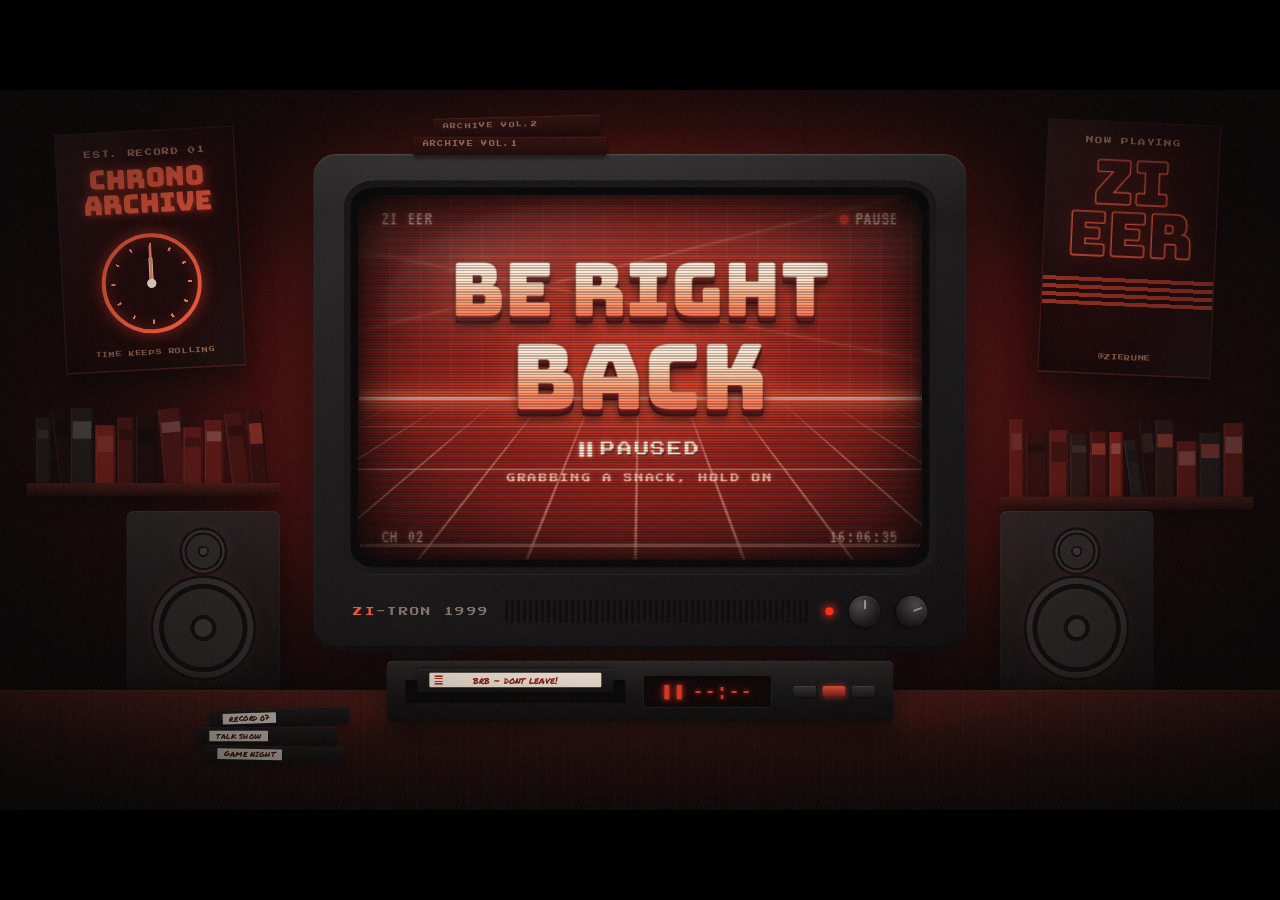
<file: overlays/brb.html>
<!DOCTYPE html>
<html lang="vi">
<head>
  <meta charset="UTF-8">
  <meta name="viewport" content="width=device-width, initial-scale=1.0">
  <title>Be Right Back — Zi Eer</title>
  <link rel="stylesheet" href="fonts/fonts.css">
  <link rel="stylesheet" href="overlay.css">
</head>
<body>
  <div id="stage">
    <div class="wall-panels"></div>
    <div class="wall-noise"></div>
    <div class="backlight"></div>
    <div class="bokeh-layer"></div>

    <div class="poster poster-left">
      <div class="p-kicker">EST. RECORD 01</div>
      <div class="p-title">CHRONO<br>ARCHIVE</div>
      <div class="clock"><i class="hand h"></i><i class="hand m"></i><i class="pin"></i></div>
      <div class="p-foot">TIME KEEPS ROLLING</div>
    </div>
    <div class="poster poster-right">
      <div class="p-kicker">NOW PLAYING</div>
      <div class="p-big" data-name></div>
      <div class="p-stripes"></div>
      <div class="p-foot">@ZIERUNE</div>
    </div>

    <div class="shelf shelf-l"></div>
    <div class="shelf shelf-r"></div>

    <div class="speaker speaker-l"><i class="cone small"></i><i class="cone big"></i></div>
    <div class="speaker speaker-r"><i class="cone small"></i><i class="cone big"></i></div>

    <div class="desk"></div>
    <div class="desk-tapes">
      <div class="vhs" data-l="RECORD 07"></div>
      <div class="vhs" data-l="TALK SHOW"></div>
      <div class="vhs" data-l="GAME NIGHT"></div>
    </div>

    <div class="tv">
      <div class="tv-top">
        <div class="box" data-l="ARCHIVE VOL.2"></div>
        <div class="box" data-l="ARCHIVE VOL.1"></div>
      </div>
      <div class="tv-bezel">
        <div class="screen">
          <div class="screen-inner">
            <div class="grid-flat"></div>
            <div class="laser a"></div>
            <div class="laser b"></div>
            <div class="horizon"></div>
            <div class="grid-floor-wrap"><div class="grid-floor"></div></div>

            <div class="hud tl" data-name></div>
            <div class="hud tr"><span class="rec-dot"></span>PAUSE</div>
            <div class="hud bl"></div>
            <div class="hud br"></div>

            <div class="content">
              <div class="title"></div>
              <div class="prompt"><span class="pause-bars"><i></i><i></i></span><span class="label"></span></div>
              <div class="caption"><span class="text"></span><span class="dots"></span></div>
              <div class="countdown"></div>
            </div>
          </div>
          <div class="scanlines"></div>
          <div class="roll"></div>
          <div class="flicker"></div>
          <div class="curve"></div>
          <div class="glare"></div>
        </div>
      </div>
      <div class="tv-panel">
        <div class="tv-brand"><b>ZI</b>-TRON 1999</div>
        <div class="tv-grille"></div>
        <div class="power-led"></div>
        <div class="knob"></div>
        <div class="knob k2"></div>
      </div>
      <div class="tv-feet"><i></i><i></i></div>
    </div>

    <div class="vcr">
      <div class="vcr-slot"><div class="vcr-tape"><div class="label"></div></div></div>
      <div class="vcr-display"><span class="sym">&#10074;&#10074;</span><span class="time"></span></div>
      <div class="vcr-btns"><i></i><i class="on"></i><i></i></div>
    </div>

    <div class="vignette"></div>
    <div class="grain"></div>
  </div>

  <script>
    window.SCENE = {
      lines: [['BE RIGHT', 112], ['BACK', 136]],
      prompt: 'PAUSED',
      caption: 'GRABBING A SNACK, HOLD ON',
      tape: 'brb ~ dont leave!',
      hud: 'CH 02',
      vcr: '--:--'
    };
  </script>
  <script src="overlay.js"></script>
</body>
</html>
</file>
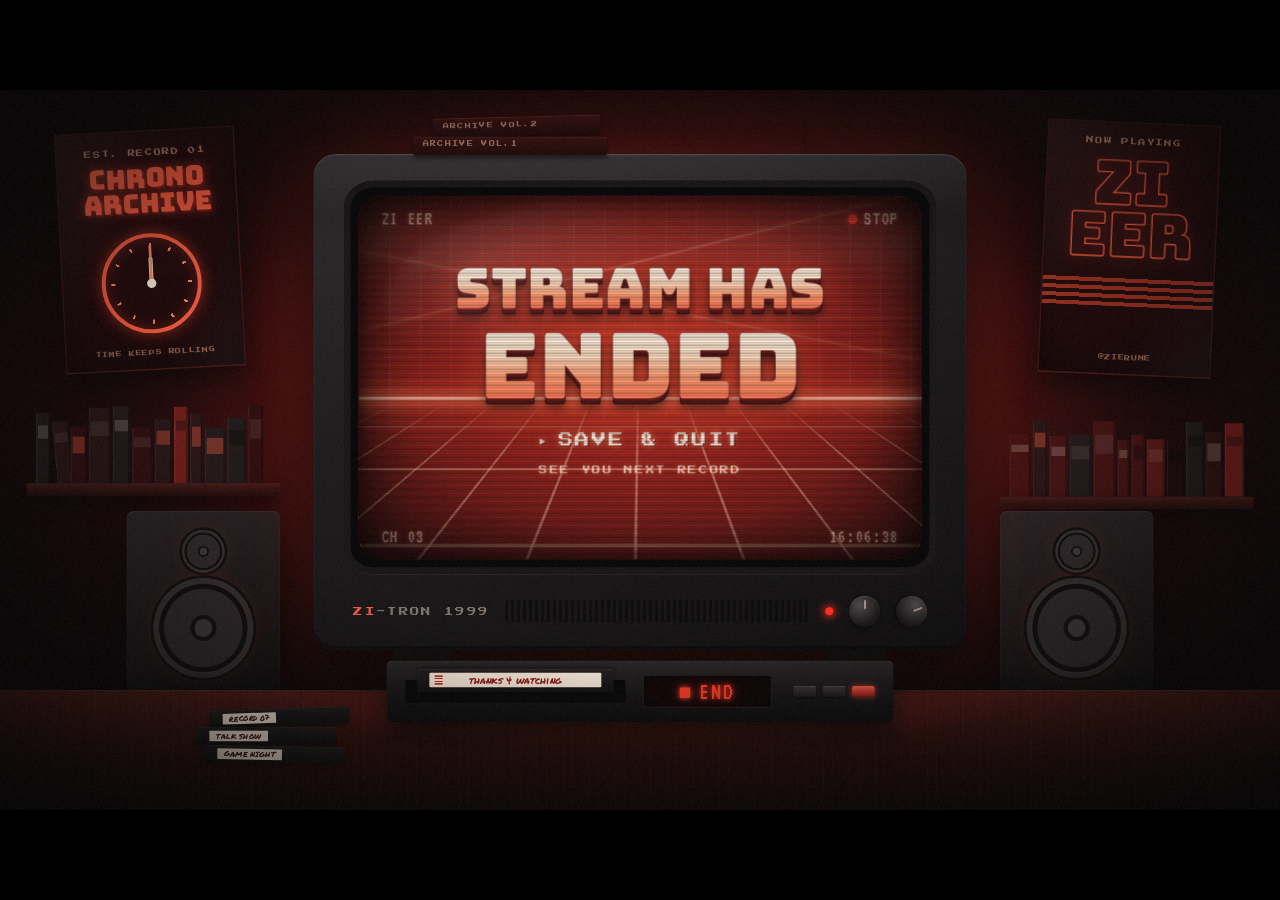
<file: overlays/ending.html>
<!DOCTYPE html>
<html lang="vi">
<head>
  <meta charset="UTF-8">
  <meta name="viewport" content="width=device-width, initial-scale=1.0">
  <title>Stream Ended — Zi Eer</title>
  <link rel="stylesheet" href="fonts/fonts.css">
  <link rel="stylesheet" href="overlay.css">
</head>
<body>
  <div id="stage">
    <div class="wall-panels"></div>
    <div class="wall-noise"></div>
    <div class="backlight"></div>
    <div class="bokeh-layer"></div>

    <div class="poster poster-left">
      <div class="p-kicker">EST. RECORD 01</div>
      <div class="p-title">CHRONO<br>ARCHIVE</div>
      <div class="clock"><i class="hand h"></i><i class="hand m"></i><i class="pin"></i></div>
      <div class="p-foot">TIME KEEPS ROLLING</div>
    </div>
    <div class="poster poster-right">
      <div class="p-kicker">NOW PLAYING</div>
      <div class="p-big" data-name></div>
      <div class="p-stripes"></div>
      <div class="p-foot">@ZIERUNE</div>
    </div>

    <div class="shelf shelf-l"></div>
    <div class="shelf shelf-r"></div>

    <div class="speaker speaker-l"><i class="cone small"></i><i class="cone big"></i></div>
    <div class="speaker speaker-r"><i class="cone small"></i><i class="cone big"></i></div>

    <div class="desk"></div>
    <div class="desk-tapes">
      <div class="vhs" data-l="RECORD 07"></div>
      <div class="vhs" data-l="TALK SHOW"></div>
      <div class="vhs" data-l="GAME NIGHT"></div>
    </div>

    <div class="tv">
      <div class="tv-top">
        <div class="box" data-l="ARCHIVE VOL.2"></div>
        <div class="box" data-l="ARCHIVE VOL.1"></div>
      </div>
      <div class="tv-bezel">
        <div class="screen">
          <div class="screen-inner">
            <div class="grid-flat"></div>
            <div class="laser a"></div>
            <div class="laser b"></div>
            <div class="horizon"></div>
            <div class="grid-floor-wrap"><div class="grid-floor"></div></div>

            <div class="hud tl" data-name></div>
            <div class="hud tr"><span class="rec-dot"></span>STOP</div>
            <div class="hud bl"></div>
            <div class="hud br"></div>

            <div class="content">
              <div class="title"></div>
              <div class="prompt"><span class="caret">&#9656;</span><span class="label"></span></div>
              <div class="caption"><span class="text"></span><span class="dots"></span></div>
              <div class="countdown"></div>
            </div>
          </div>
          <div class="scanlines"></div>
          <div class="roll"></div>
          <div class="flicker"></div>
          <div class="curve"></div>
          <div class="glare"></div>
        </div>
      </div>
      <div class="tv-panel">
        <div class="tv-brand"><b>ZI</b>-TRON 1999</div>
        <div class="tv-grille"></div>
        <div class="power-led"></div>
        <div class="knob"></div>
        <div class="knob k2"></div>
      </div>
      <div class="tv-feet"><i></i><i></i></div>
    </div>

    <div class="vcr">
      <div class="vcr-slot"><div class="vcr-tape"><div class="label"></div></div></div>
      <div class="vcr-display"><span class="sym">&#9632;</span><span class="time"></span></div>
      <div class="vcr-btns"><i></i><i></i><i class="on"></i></div>
    </div>

    <div class="vignette"></div>
    <div class="grain"></div>
  </div>

  <script>
    window.SCENE = {
      lines: [['STREAM HAS', 84], ['ENDED', 136]],
      prompt: 'SAVE & QUIT',
      caption: 'SEE YOU NEXT RECORD',
      tape: 'thanks 4 watching',
      hud: 'CH 03',
      vcr: 'END'
    };
  </script>
  <script src="overlay.js"></script>
</body>
</html>
</file>
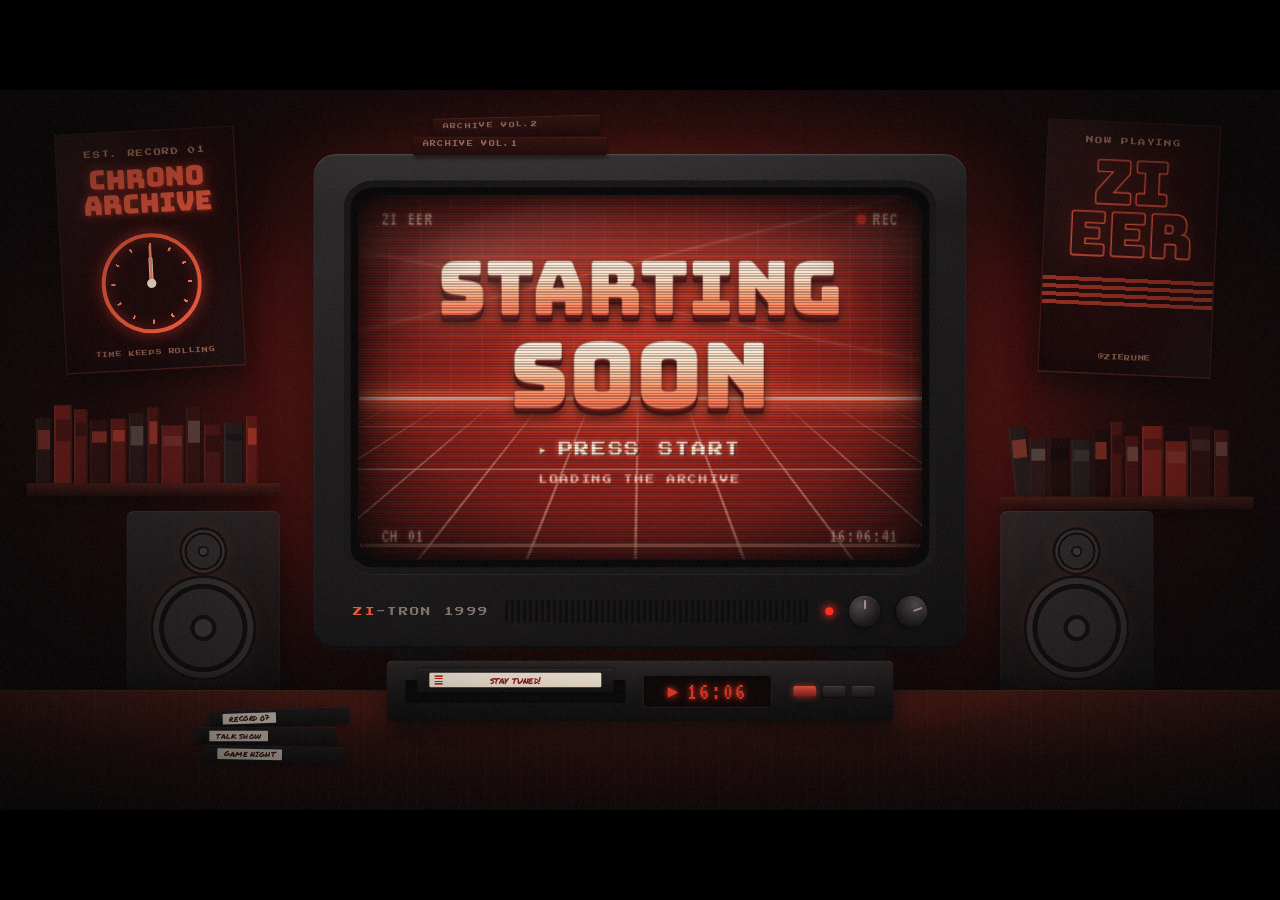
<file: overlays/starting-soon.html>
<!DOCTYPE html>
<html lang="vi">
<head>
  <meta charset="UTF-8">
  <meta name="viewport" content="width=device-width, initial-scale=1.0">
  <title>Starting Soon — Zi Eer</title>
  <link rel="stylesheet" href="fonts/fonts.css">
  <link rel="stylesheet" href="overlay.css">
</head>
<body>
  <div id="stage">
    <div class="wall-panels"></div>
    <div class="wall-noise"></div>
    <div class="backlight"></div>
    <div class="bokeh-layer"></div>

    <div class="poster poster-left">
      <div class="p-kicker">EST. RECORD 01</div>
      <div class="p-title">CHRONO<br>ARCHIVE</div>
      <div class="clock"><i class="hand h"></i><i class="hand m"></i><i class="pin"></i></div>
      <div class="p-foot">TIME KEEPS ROLLING</div>
    </div>
    <div class="poster poster-right">
      <div class="p-kicker">NOW PLAYING</div>
      <div class="p-big" data-name></div>
      <div class="p-stripes"></div>
      <div class="p-foot">@ZIERUNE</div>
    </div>

    <div class="shelf shelf-l"></div>
    <div class="shelf shelf-r"></div>

    <div class="speaker speaker-l"><i class="cone small"></i><i class="cone big"></i></div>
    <div class="speaker speaker-r"><i class="cone small"></i><i class="cone big"></i></div>

    <div class="desk"></div>
    <div class="desk-tapes">
      <div class="vhs" data-l="RECORD 07"></div>
      <div class="vhs" data-l="TALK SHOW"></div>
      <div class="vhs" data-l="GAME NIGHT"></div>
    </div>

    <div class="tv">
      <div class="tv-top">
        <div class="box" data-l="ARCHIVE VOL.2"></div>
        <div class="box" data-l="ARCHIVE VOL.1"></div>
      </div>
      <div class="tv-bezel">
        <div class="screen">
          <div class="screen-inner">
            <div class="grid-flat"></div>
            <div class="laser a"></div>
            <div class="laser b"></div>
            <div class="horizon"></div>
            <div class="grid-floor-wrap"><div class="grid-floor"></div></div>

            <div class="hud tl" data-name></div>
            <div class="hud tr"><span class="rec-dot"></span>REC</div>
            <div class="hud bl"></div>
            <div class="hud br"></div>

            <div class="content">
              <div class="title"></div>
              <div class="prompt"><span class="caret">&#9656;</span><span class="label"></span></div>
              <div class="caption"><span class="text"></span><span class="dots"></span></div>
              <div class="countdown"></div>
            </div>
          </div>
          <div class="scanlines"></div>
          <div class="roll"></div>
          <div class="flicker"></div>
          <div class="curve"></div>
          <div class="glare"></div>
        </div>
      </div>
      <div class="tv-panel">
        <div class="tv-brand"><b>ZI</b>-TRON 1999</div>
        <div class="tv-grille"></div>
        <div class="power-led"></div>
        <div class="knob"></div>
        <div class="knob k2"></div>
      </div>
      <div class="tv-feet"><i></i><i></i></div>
    </div>

    <div class="vcr">
      <div class="vcr-slot"><div class="vcr-tape"><div class="label"></div></div></div>
      <div class="vcr-display"><span class="sym">&#9654;</span><span class="time"></span></div>
      <div class="vcr-btns"><i class="on"></i><i></i><i></i></div>
    </div>

    <div class="vignette"></div>
    <div class="grain"></div>
  </div>

  <script>
    window.SCENE = {
      lines: [['STARTING', 112], ['SOON', 136]],
      prompt: 'PRESS START',
      caption: 'LOADING THE ARCHIVE',
      tape: 'stay tuned!',
      hud: 'CH 01',
      countdown: true
    };
  </script>
  <script src="overlay.js"></script>
</body>
</html>
</file>
<file: overlays/fonts/fonts.css>
/* Font nhúng sẵn (Google Fonts, SIL OFL) để OBS chạy cả khi offline */
/* vietnamese */
@font-face {
  font-family: 'Bungee';
  font-style: normal;
  font-weight: 400;
  font-display: swap;
  src: url(bungee-vietnamese.woff2) format('woff2');
  unicode-range: U+0102-0103, U+0110-0111, U+0128-0129, U+0168-0169, U+01A0-01A1, U+01AF-01B0, U+0300-0301, U+0303-0304, U+0308-0309, U+0323, U+0329, U+1EA0-1EF9, U+20AB;
}
/* latin-ext */
@font-face {
  font-family: 'Bungee';
  font-style: normal;
  font-weight: 400;
  font-display: swap;
  src: url(bungee-latin-ext.woff2) format('woff2');
  unicode-range: U+0100-02BA, U+02BD-02C5, U+02C7-02CC, U+02CE-02D7, U+02DD-02FF, U+0304, U+0308, U+0329, U+1D00-1DBF, U+1E00-1E9F, U+1EF2-1EFF, U+2020, U+20A0-20AB, U+20AD-20C0, U+2113, U+2C60-2C7F, U+A720-A7FF;
}
/* latin */
@font-face {
  font-family: 'Bungee';
  font-style: normal;
  font-weight: 400;
  font-display: swap;
  src: url(bungee-latin.woff2) format('woff2');
  unicode-range: U+0000-00FF, U+0131, U+0152-0153, U+02BB-02BC, U+02C6, U+02DA, U+02DC, U+0304, U+0308, U+0329, U+2000-206F, U+20AC, U+2122, U+2191, U+2193, U+2212, U+2215, U+FEFF, U+FFFD;
}
/* latin */
@font-face {
  font-family: 'Permanent Marker';
  font-style: normal;
  font-weight: 400;
  font-display: swap;
  src: url(permanent-marker-latin.woff2) format('woff2');
  unicode-range: U+0000-00FF, U+0131, U+0152-0153, U+02BB-02BC, U+02C6, U+02DA, U+02DC, U+0304, U+0308, U+0329, U+2000-206F, U+20AC, U+2122, U+2191, U+2193, U+2212, U+2215, U+FEFF, U+FFFD;
}
/* latin-ext */
@font-face {
  font-family: 'Press Start 2P';
  font-style: normal;
  font-weight: 400;
  font-display: swap;
  src: url(press-start-2p-latin-ext.woff2) format('woff2');
  unicode-range: U+0100-02BA, U+02BD-02C5, U+02C7-02CC, U+02CE-02D7, U+02DD-02FF, U+0304, U+0308, U+0329, U+1D00-1DBF, U+1E00-1E9F, U+1EF2-1EFF, U+2020, U+20A0-20AB, U+20AD-20C0, U+2113, U+2C60-2C7F, U+A720-A7FF;
}
/* latin */
@font-face {
  font-family: 'Press Start 2P';
  font-style: normal;
  font-weight: 400;
  font-display: swap;
  src: url(press-start-2p-latin.woff2) format('woff2');
  unicode-range: U+0000-00FF, U+0131, U+0152-0153, U+02BB-02BC, U+02C6, U+02DA, U+02DC, U+0304, U+0308, U+0329, U+2000-206F, U+20AC, U+2122, U+2191, U+2193, U+2212, U+2215, U+FEFF, U+FFFD;
}
/* vietnamese */
@font-face {
  font-family: 'VT323';
  font-style: normal;
  font-weight: 400;
  font-display: swap;
  src: url(vt323-vietnamese.woff2) format('woff2');
  unicode-range: U+0102-0103, U+0110-0111, U+0128-0129, U+0168-0169, U+01A0-01A1, U+01AF-01B0, U+0300-0301, U+0303-0304, U+0308-0309, U+0323, U+0329, U+1EA0-1EF9, U+20AB;
}
/* latin-ext */
@font-face {
  font-family: 'VT323';
  font-style: normal;
  font-weight: 400;
  font-display: swap;
  src: url(vt323-latin-ext.woff2) format('woff2');
  unicode-range: U+0100-02BA, U+02BD-02C5, U+02C7-02CC, U+02CE-02D7, U+02DD-02FF, U+0304, U+0308, U+0329, U+1D00-1DBF, U+1E00-1E9F, U+1EF2-1EFF, U+2020, U+20A0-20AB, U+20AD-20C0, U+2113, U+2C60-2C7F, U+A720-A7FF;
}
/* latin */
@font-face {
  font-family: 'VT323';
  font-style: normal;
  font-weight: 400;
  font-display: swap;
  src: url(vt323-latin.woff2) format('woff2');
  unicode-range: U+0000-00FF, U+0131, U+0152-0153, U+02BB-02BC, U+02C6, U+02DA, U+02DC, U+0304, U+0308, U+0329, U+2000-206F, U+20AC, U+2122, U+2191, U+2193, U+2212, U+2215, U+FEFF, U+FFFD;
}
</file>
<file: overlays/overlay.css>
/* ═══════════════════════════════════════════
   ZI EER — RETRO CRT STREAM SCENES
   Canvas cố định 1920×1080, tự scale theo cửa sổ
═══════════════════════════════════════════ */
*, *::before, *::after { margin: 0; padding: 0; box-sizing: border-box; }

:root {
  --red-300: #ff4a2e;
  --cream:   #fff1df;
  --plastic: #1a1718;
  --plastic-hi: #2c2729;
}

html, body {
  width: 100%; height: 100%;
  overflow: hidden;
  background: #000;
}

#stage {
  position: absolute;
  top: 0; left: 0;
  width: 1920px; height: 1080px;
  transform-origin: 0 0;
  overflow: hidden;
  background:
    radial-gradient(ellipse 55% 60% at 50% 42%, #6b1210 0%, #3a0909 40%, #160304 75%, #090102 100%);
  font-family: 'Bungee', sans-serif;
}

/* ─── wall texture + grain ─── */
.wall-noise {
  position: absolute; inset: 0;
  opacity: .22;
  mix-blend-mode: overlay;
  background-image: url("data:image/svg+xml;utf8,<svg xmlns='http://www.w3.org/2000/svg' width='240' height='240'><filter id='n'><feTurbulence type='fractalNoise' baseFrequency='.9' numOctaves='3' stitchTiles='stitch'/></filter><rect width='100%' height='100%' filter='url(%23n)'/></svg>");
}
.wall-panels {
  position: absolute; inset: 0 0 180px 0;
  background: repeating-linear-gradient(90deg, transparent 0 238px, rgba(0,0,0,.25) 238px 242px);
  opacity: .6;
}

.grain {
  position: absolute; inset: -50%;
  width: 200%; height: 200%;
  pointer-events: none;
  opacity: .09;
  z-index: 50;
  background-image: url("data:image/svg+xml;utf8,<svg xmlns='http://www.w3.org/2000/svg' width='180' height='180'><filter id='g'><feTurbulence type='fractalNoise' baseFrequency='1.6' numOctaves='2' stitchTiles='stitch'/></filter><rect width='100%' height='100%' filter='url(%23g)'/></svg>");
  animation: grain .6s steps(4) infinite;
}
@keyframes grain {
  0%   { transform: translate(0, 0); }
  25%  { transform: translate(-3%, 2%); }
  50%  { transform: translate(2%, -3%); }
  75%  { transform: translate(-2%, -1%); }
  100% { transform: translate(1%, 3%); }
}

.vignette {
  position: absolute; inset: 0;
  pointer-events: none;
  z-index: 49;
  background: radial-gradient(ellipse 75% 70% at 50% 45%, transparent 45%, rgba(0,0,0,.55) 80%, rgba(0,0,0,.9) 100%);
}

/* ─── bokeh + dust ─── */
.bokeh {
  position: absolute;
  border-radius: 50%;
  filter: blur(var(--b, 18px));
  background: radial-gradient(circle, var(--c, #ff4a2e) 0%, transparent 70%);
  opacity: 0;
  animation: bokeh var(--d, 9s) ease-in-out var(--dl, 0s) infinite;
}
@keyframes bokeh {
  0%, 100% { opacity: 0;   transform: translateY(0) scale(.9); }
  50%      { opacity: var(--o, .5); transform: translateY(-20px) scale(1.05); }
}

.dust {
  position: absolute;
  width: var(--s, 3px); height: var(--s, 3px);
  border-radius: 50%;
  background: #ffcfb0;
  box-shadow: 0 0 6px #ff7a4d;
  opacity: 0;
  z-index: 40;
  animation: dust var(--d, 14s) linear var(--dl, 0s) infinite;
}
@keyframes dust {
  0%   { opacity: 0;  transform: translate(0, 0); }
  10%  { opacity: .8; }
  90%  { opacity: .6; }
  100% { opacity: 0;  transform: translate(var(--dx, 40px), -260px); }
}

/* ─── backlight behind TV ─── */
.backlight {
  position: absolute;
  left: 50%; top: 470px;
  width: 1500px; height: 900px;
  transform: translate(-50%, -50%);
  background: radial-gradient(ellipse at center, rgba(255,60,30,.38) 0%, rgba(200,30,20,.15) 35%, transparent 65%);
  animation: backlight 4s ease-in-out infinite;
}
@keyframes backlight {
  0%, 100% { opacity: .85; }
  50%      { opacity: 1; }
}

/* ─── posters ─── */
.poster {
  position: absolute;
  background: linear-gradient(160deg, #2a0708, #150304);
  border: 2px solid rgba(255,120,90,.12);
  box-shadow: 0 20px 40px rgba(0,0,0,.6), inset 0 0 60px rgba(0,0,0,.6);
  overflow: hidden;
  color: var(--red-300);
  text-align: center;
}
.poster::after { /* paper sheen */
  content: '';
  position: absolute; inset: 0;
  background: linear-gradient(120deg, rgba(255,255,255,.06), transparent 40%, transparent 70%, rgba(255,255,255,.04));
}
.poster-left {
  left: 90px; top: 60px;
  width: 270px; height: 360px;
  transform: rotate(-3deg);
  padding: 26px 18px;
}
.poster-right {
  right: 96px; top: 48px;
  width: 260px; height: 380px;
  transform: rotate(2.5deg);
  padding: 22px 16px;
}
.poster .p-kicker {
  font-family: 'Press Start 2P', monospace;
  font-size: 11px;
  letter-spacing: 2px;
  color: rgba(255,179,138,.7);
}
.poster .p-title {
  font-size: 40px;
  line-height: .95;
  margin-top: 14px;
  color: #ff5a3c;
  text-shadow: 0 0 18px rgba(255,74,46,.6), 3px 3px 0 #4a0b0b;
}
.poster .p-foot {
  position: absolute;
  left: 0; right: 0; bottom: 20px;
  font-family: 'Press Start 2P', monospace;
  font-size: 9px;
  letter-spacing: 1px;
  color: rgba(255,179,138,.5);
}

/* poster clock */
.clock {
  position: relative;
  width: 150px; height: 150px;
  margin: 26px auto 0;
  border-radius: 50%;
  border: 6px solid #ff5a3c;
  box-shadow: 0 0 24px rgba(255,74,46,.5), inset 0 0 24px rgba(255,74,46,.3);
}
.clock::before { /* ticks */
  content: '';
  position: absolute; inset: 8px;
  border-radius: 50%;
  background: repeating-conic-gradient(from -1.5deg, #ff8a66 0 3deg, transparent 3deg 30deg);
  -webkit-mask: radial-gradient(circle, transparent 54px, #000 55px);
          mask: radial-gradient(circle, transparent 54px, #000 55px);
}
.clock .hand {
  position: absolute;
  left: 50%; bottom: 50%;
  width: 6px;
  margin-left: -3px;
  border-radius: 3px;
  background: var(--cream);
  transform-origin: 50% 100%;
}
.clock .hand.h { height: 40px; animation: spin 60s linear infinite; }
.clock .hand.m { height: 58px; width: 4px; margin-left: -2px; background: #ff8a66; animation: spin 6s linear infinite; }
.clock .pin {
  position: absolute; left: 50%; top: 50%;
  width: 14px; height: 14px; margin: -7px 0 0 -7px;
  border-radius: 50%; background: var(--cream);
}
@keyframes spin { to { transform: rotate(360deg); } }

.poster-right .p-big {
  font-size: 92px;
  line-height: .85;
  margin-top: 18px;
  color: transparent;
  -webkit-text-stroke: 2px #ff5a3c;
  filter: drop-shadow(0 0 10px rgba(255,74,46,.6));
}
.poster-right .p-stripes {
  height: 46px;
  margin: 22px -16px 0;
  background: repeating-linear-gradient(0deg, #ff4a2e 0 6px, transparent 6px 12px);
  opacity: .55;
}

/* ─── shelves ─── */
.shelf {
  position: absolute;
  height: 120px;
  display: flex;
  align-items: flex-end;
  gap: 3px;
  padding: 0 14px;
}
.shelf::after { /* plank */
  content: '';
  position: absolute;
  left: 0; right: 0; bottom: -18px;
  height: 18px;
  background: linear-gradient(#3d1410, #1c0807);
  box-shadow: 0 14px 24px rgba(0,0,0,.6);
  border-top: 1px solid rgba(255,140,100,.15);
}
.shelf-l { left: 40px;  top: 470px; width: 380px; }
.shelf-r { right: 40px; top: 490px; width: 380px; }

.spine {
  position: relative;
  width: var(--w, 26px);
  height: var(--h, 110px);
  background: var(--c, #2a0a0a);
  border-radius: 2px 2px 0 0;
  box-shadow: inset -3px 0 0 rgba(0,0,0,.35), inset 2px 0 0 rgba(255,255,255,.05);
}
.spine::before { /* label band */
  content: '';
  position: absolute;
  left: 3px; right: 3px; top: 18%;
  height: var(--lh, 22%);
  background: var(--lc, rgba(255,241,223,.18));
}

/* ─── speakers ─── */
.speaker {
  position: absolute;
  bottom: 168px;
  width: 230px; height: 280px;
  background: linear-gradient(160deg, #241e1f, #0e0b0c);
  border-radius: 10px;
  box-shadow: 0 30px 50px rgba(0,0,0,.7), inset 0 1px 0 rgba(255,255,255,.08), inset 0 0 0 1px rgba(255,255,255,.04);
}
.speaker-l { left: 190px; }
.speaker-r { right: 190px; }
.cone {
  position: absolute;
  left: 50%;
  border-radius: 50%;
  transform: translateX(-50%);
  background: radial-gradient(circle, #3a3233 0 12%, #0d0a0b 13% 18%, #2a2324 19% 55%, #0a0808 56% 62%, #312a2b 63% 100%);
  box-shadow: 0 0 0 4px #0b0909, 0 0 30px rgba(255,60,30,.15);
}
.cone.big   { width: 150px; height: 150px; bottom: 30px; animation: thump 1.2s ease-in-out infinite; }
.cone.small { width: 64px;  height: 64px;  top: 28px; }
@keyframes thump {
  0%, 100% { transform: translateX(-50%) scale(1); }
  12%      { transform: translateX(-50%) scale(1.025); }
}

/* ─── desk ─── */
.desk {
  position: absolute;
  left: 0; right: 0; bottom: 0;
  height: 180px;
  background:
    radial-gradient(ellipse 45% 70% at 50% 0%, rgba(255,70,40,.35), transparent 70%),
    repeating-linear-gradient(90deg, rgba(0,0,0,.18) 0 2px, transparent 2px 90px),
    repeating-linear-gradient(90deg, rgba(255,150,110,.04) 0 1px, transparent 1px 13px),
    linear-gradient(#4a1510, #240807 60%, #120403);
  border-top: 2px solid rgba(255,140,100,.25);
  box-shadow: 0 -10px 30px rgba(0,0,0,.5);
}

/* tapes on desk */
.desk-tapes {
  position: absolute;
  left: 300px; bottom: 70px;
  width: 210px;
  z-index: 12;
}
.desk-tapes .vhs {
  height: 26px;
  margin-top: 2px;
  border-radius: 2px;
  background: linear-gradient(#1c1819, #0c0a0a);
  box-shadow: 0 4px 8px rgba(0,0,0,.5), inset 0 1px 0 rgba(255,255,255,.08);
  position: relative;
}
.desk-tapes .vhs::after {
  content: attr(data-l);
  position: absolute;
  left: 20px; top: 5px;
  height: 16px;
  padding: 0 10px;
  font-family: 'Permanent Marker', cursive;
  font-size: 11px;
  line-height: 16px;
  color: #3a0b0b;
  background: var(--cream);
  border-radius: 1px;
}
.desk-tapes .vhs:nth-child(1) { transform: translateX(14px) rotate(-2deg); }
.desk-tapes .vhs:nth-child(2) { transform: translateX(-6px); }
.desk-tapes .vhs:nth-child(3) { transform: translateX(6px) rotate(1deg); }

/* ═══════════════════════════════════════════
   CRT TV
═══════════════════════════════════════════ */
.tv {
  position: absolute;
  left: 50%; top: 96px;
  width: 980px; height: 744px;
  margin-left: -490px;
  border-radius: 34px;
  background:
    linear-gradient(180deg, rgba(255,255,255,.07), transparent 12%),
    linear-gradient(160deg, var(--plastic-hi), var(--plastic) 40%, #0c0a0b);
  box-shadow:
    0 50px 80px rgba(0,0,0,.75),
    0 0 120px rgba(255,60,30,.18),
    inset 0 2px 0 rgba(255,255,255,.12),
    inset 0 -6px 0 rgba(0,0,0,.5),
    inset 0 0 0 2px rgba(255,255,255,.03);
  z-index: 10;
}
.tv-bezel {
  position: absolute;
  left: 46px; right: 46px; top: 40px;
  height: 590px;
  border-radius: 46px / 40px;
  background: #050404;
  box-shadow: inset 0 0 0 10px #141112, inset 0 10px 30px rgba(0,0,0,.9), 0 1px 0 rgba(255,255,255,.08);
  padding: 22px;
}
.screen {
  position: relative;
  width: 100%; height: 100%;
  border-radius: 40px / 34px;
  overflow: hidden;
  background: radial-gradient(ellipse at 50% 45%, #c42a1c 0%, #8a1611 45%, #3e0807 100%);
  isolation: isolate;
}
.screen-inner {
  position: absolute; inset: 0;
  animation: powerOn 1.1s cubic-bezier(.2,.9,.3,1) both;
}
@keyframes powerOn {
  0%   { transform: scale(1, .004); filter: brightness(6); opacity: 0; }
  20%  { transform: scale(1, .004); filter: brightness(6); opacity: 1; }
  55%  { transform: scale(1, 1.04); filter: brightness(2.2); }
  100% { transform: scale(1, 1);    filter: brightness(1); }
}

/* grid */
.grid-flat {
  position: absolute; inset: 0;
  background:
    linear-gradient(rgba(255,170,140,.13) 1px, transparent 1px) 0 0 / 46px 46px,
    linear-gradient(90deg, rgba(255,170,140,.13) 1px, transparent 1px) 0 0 / 46px 46px;
  -webkit-mask: linear-gradient(#000 0 55%, transparent 70%);
          mask: linear-gradient(#000 0 55%, transparent 70%);
}
.grid-floor-wrap {
  position: absolute;
  left: -50%; right: -50%; bottom: 0;
  height: 44%;
  perspective: 340px;
  perspective-origin: 50% 0%;
  overflow: hidden;
}
.grid-floor {
  position: absolute;
  left: 0; right: 0; top: 0;
  height: 260%;
  transform: rotateX(62deg);
  transform-origin: 50% 0;
  background:
    linear-gradient(rgba(255,190,160,.55) 2px, transparent 2px) 0 0 / 70px 70px,
    linear-gradient(90deg, rgba(255,190,160,.55) 2px, transparent 2px) 0 0 / 70px 70px;
  animation: floor 1.6s linear infinite;
  -webkit-mask: linear-gradient(transparent, #000 18%);
          mask: linear-gradient(transparent, #000 18%);
}
@keyframes floor { to { background-position: 0 70px, 0 70px; } }
.horizon {
  position: absolute;
  left: 0; right: 0; bottom: 44%;
  height: 3px;
  background: #ffd2bd;
  box-shadow: 0 0 20px 6px rgba(255,120,80,.8), 0 0 80px 20px rgba(255,60,30,.4);
}
.laser {
  position: absolute;
  width: 140%; height: 2px;
  left: -20%;
  background: linear-gradient(90deg, transparent, rgba(255,220,200,.7), transparent);
  box-shadow: 0 0 10px rgba(255,120,80,.9);
  opacity: .55;
}
.laser.a { top: 18%; transform: rotate(-14deg); animation: laser 6s ease-in-out infinite; }
.laser.b { top: 30%; transform: rotate(11deg);  animation: laser 7.5s ease-in-out -3s infinite; }
@keyframes laser {
  0%, 100% { opacity: .15; }
  50%      { opacity: .6; }
}

/* content */
.content {
  position: absolute; inset: 0;
  display: flex;
  flex-direction: column;
  align-items: center;
  justify-content: center;
  padding-bottom: 30px;
  z-index: 2;
}
.title {
  display: flex;
  flex-direction: column;
  align-items: center;
  animation: float 5s ease-in-out infinite, glitch 7s steps(1) 2s infinite;
  filter: drop-shadow(0 0 22px rgba(255,90,50,.45));
}
.line {
  position: relative;
  display: block;
  line-height: 1;
  white-space: nowrap;
  font-size: var(--fs, 108px);
}
.line .ext {
  display: block;
  color: #4a0a0a;
  text-shadow:
    0 1px 0 #6a1110, 0 2px 0 #6a1110, 0 3px 0 #621010,
    0 4px 0 #5a0e0e, 0 5px 0 #540d0d, 0 6px 0 #4c0b0b,
    0 7px 0 #440a0a, 0 8px 0 #3c0909, 0 9px 0 #340808,
    0 10px 0 #2c0606, 0 14px 18px rgba(0,0,0,.7);
}
.line .face {
  position: absolute;
  inset: 0;
  color: transparent;
  background: linear-gradient(180deg, #fffaf2 0%, #ffe3c7 38%, #ff9a6b 62%, #ff5a3c 100%);
  -webkit-background-clip: text;
          background-clip: text;
}
.line + .line { margin-top: 6px; }

.prompt {
  margin-top: 30px;
  font-family: 'Press Start 2P', monospace;
  font-size: 22px;
  letter-spacing: 3px;
  color: var(--cream);
  text-shadow: 0 0 10px rgba(255,140,100,.9), 2px 2px 0 #4a0a0a;
  display: flex;
  align-items: center;
  gap: 14px;
}
.prompt .caret {
  display: inline-block;
  animation: blink 1s steps(1) infinite;
}
.prompt .pause-bars {
  display: inline-flex; gap: 5px;
  animation: blink 1.2s steps(1) infinite;
}
.prompt .pause-bars i {
  display: block; width: 7px; height: 22px;
  background: var(--cream);
  box-shadow: 0 0 8px rgba(255,140,100,.9);
}
@keyframes blink { 50% { opacity: 0; } }

.caption {
  margin-top: 26px;
  font-family: 'Press Start 2P', monospace;
  font-size: 13px;
  letter-spacing: 3px;
  color: rgba(255,225,205,.85);
  text-shadow: 0 0 8px rgba(255,100,60,.7);
}
.caption .dots::after {
  content: '';
  animation: dots 1.6s steps(1) infinite;
}
@keyframes dots {
  0%   { content: ''; }
  25%  { content: '.'; }
  50%  { content: '..'; }
  75%  { content: '...'; }
}

.countdown {
  margin-top: 14px;
  font-family: 'VT323', monospace;
  font-size: 44px;
  letter-spacing: 4px;
  color: var(--cream);
  text-shadow: 0 0 12px rgba(255,120,80,.9);
}
.countdown:empty { display: none; }

/* HUD corners (in-screen) */
.hud {
  position: absolute;
  font-family: 'VT323', monospace;
  font-size: 28px;
  color: rgba(255,230,215,.85);
  text-shadow: 0 0 8px rgba(255,100,60,.8);
  z-index: 3;
  letter-spacing: 2px;
}
.hud.tl { top: 22px; left: 34px; }
.hud.tr { top: 22px; right: 34px; display: flex; align-items: center; gap: 10px; }
.hud.bl { bottom: 20px; left: 34px; }
.hud.br { bottom: 20px; right: 34px; }
.rec-dot {
  width: 14px; height: 14px; border-radius: 50%;
  background: #ff2a1a;
  box-shadow: 0 0 10px #ff2a1a;
  animation: blink 1.4s steps(1) infinite;
}

/* glitch / float */
@keyframes float {
  0%, 100% { transform: translateY(0); }
  50%      { transform: translateY(-6px); }
}
@keyframes glitch {
  0%, 90%, 93%, 96%, 100% { translate: 0 0; opacity: 1; }
  91% { translate: -8px 0; opacity: .85; }
  92% { translate: 6px 2px; }
  94% { translate: -3px -1px; opacity: .9; }
  95% { translate: 4px 0; }
}

/* CRT layers */
.scanlines {
  position: absolute; inset: 0;
  z-index: 5;
  pointer-events: none;
  background: repeating-linear-gradient(0deg, rgba(0,0,0,.28) 0 2px, transparent 2px 4px);
}
.roll {
  position: absolute;
  left: 0; right: 0;
  height: 140px;
  z-index: 6;
  background: linear-gradient(transparent, rgba(255,200,180,.07), transparent);
  animation: roll 5s linear infinite;
}
@keyframes roll {
  from { top: -150px; }
  to   { top: 100%; }
}
.flicker {
  position: absolute; inset: 0;
  z-index: 7;
  background: rgba(255,220,200,.03);
  animation: flicker .15s steps(2) infinite;
  pointer-events: none;
}
@keyframes flicker {
  0%   { opacity: .3; }
  50%  { opacity: 1; }
}
.curve {
  position: absolute; inset: 0;
  z-index: 8;
  border-radius: inherit;
  box-shadow: inset 0 0 90px rgba(0,0,0,.85), inset 0 0 20px rgba(0,0,0,.6);
  background: radial-gradient(ellipse at 50% 50%, transparent 60%, rgba(0,0,0,.45) 100%);
  pointer-events: none;
}
.glare {
  position: absolute;
  z-index: 9;
  left: 4%; top: 3%;
  width: 55%; height: 40%;
  border-radius: 50%;
  background: radial-gradient(ellipse at 30% 30%, rgba(255,255,255,.07), transparent 60%);
  filter: blur(6px);
  transform: rotate(-12deg);
  pointer-events: none;
}

/* control strip */
.tv-panel {
  position: absolute;
  left: 60px; right: 60px; bottom: 26px;
  height: 64px;
  display: flex;
  align-items: center;
  gap: 24px;
}
.tv-brand {
  font-family: 'Press Start 2P', monospace;
  font-size: 14px;
  letter-spacing: 3px;
  color: rgba(255,230,215,.45);
}
.tv-brand b { color: #ff5a3c; font-weight: normal; }
.tv-grille {
  flex: 1;
  height: 34px;
  background: repeating-linear-gradient(90deg, #070606 0 4px, transparent 4px 9px);
  opacity: .9;
  border-radius: 4px;
}
.knob {
  width: 46px; height: 46px; border-radius: 50%;
  background: radial-gradient(circle at 35% 30%, #4a4244, #141112 70%);
  box-shadow: 0 4px 8px rgba(0,0,0,.7), inset 0 1px 0 rgba(255,255,255,.15);
  position: relative;
}
.knob::after {
  content: ''; position: absolute;
  left: 50%; top: 6px; width: 3px; height: 14px; margin-left: -1.5px;
  background: rgba(255,230,215,.5); border-radius: 2px;
}
.knob.k2 { transform: rotate(70deg); }
.power-led {
  width: 12px; height: 12px; border-radius: 50%;
  background: #ff2a1a;
  box-shadow: 0 0 12px 2px #ff2a1a;
}
.tv-feet {
  position: absolute;
  bottom: -14px; left: 120px; right: 120px;
  height: 14px;
  display: flex; justify-content: space-between;
}
.tv-feet i { width: 90px; height: 14px; background: #0b0909; border-radius: 0 0 6px 6px; }

/* tapes on top of TV */
.tv-top {
  position: absolute;
  top: -58px; left: 150px;
  width: 300px;
}
.tv-top .box {
  height: 28px;
  border-radius: 3px;
  margin-top: 2px;
  background: linear-gradient(#3a0e0c, #1c0606);
  box-shadow: 0 4px 6px rgba(0,0,0,.6), inset 0 1px 0 rgba(255,160,120,.2);
  position: relative;
}
.tv-top .box::after {
  content: attr(data-l);
  position: absolute; left: 14px; top: 7px;
  font-family: 'Press Start 2P', monospace;
  font-size: 9px; letter-spacing: 2px;
  color: rgba(255,200,170,.6);
}
.tv-top .box:nth-child(1) { width: 250px; margin-left: 30px; transform: rotate(-1.5deg); }
.tv-top .box:nth-child(2) { width: 290px; }

/* ═══════════════════════════════════════════
   VCR
═══════════════════════════════════════════ */
.vcr {
  position: absolute;
  left: 50%; bottom: 132px;
  width: 760px; height: 92px;
  margin-left: -380px;
  border-radius: 8px;
  background: linear-gradient(#262122, #121011 60%, #0a0809);
  box-shadow: 0 24px 40px rgba(0,0,0,.7), inset 0 1px 0 rgba(255,255,255,.1);
  z-index: 11;
  display: flex;
  align-items: center;
  padding: 0 28px;
  gap: 28px;
}
.vcr-slot {
  position: relative;
  width: 330px; height: 34px;
  background: #050404;
  border-radius: 3px;
  box-shadow: inset 0 3px 6px rgba(0,0,0,.9);
}
.vcr-tape {
  position: absolute;
  left: 18px; right: 18px; top: -16px;
  height: 34px;
  border-radius: 3px 3px 0 0;
  background: linear-gradient(#1f1b1c, #0e0c0c);
  box-shadow: 0 -2px 6px rgba(0,0,0,.6), inset 0 1px 0 rgba(255,255,255,.1);
  animation: tapeIn 1.2s cubic-bezier(.3,.8,.3,1) .3s both;
}
@keyframes tapeIn {
  from { transform: translateY(-30px); opacity: 0; }
  to   { transform: translateY(0);     opacity: 1; }
}
.vcr-tape .label {
  position: absolute;
  left: 18px; right: 18px; top: 5px;
  height: 22px;
  background: var(--cream);
  border-radius: 2px;
  font-family: 'Permanent Marker', cursive;
  font-size: 15px;
  line-height: 22px;
  color: #8f1714;
  text-align: center;
  white-space: nowrap;
  overflow: hidden;
}
.vcr-tape .label::before {
  content: '';
  position: absolute; left: 8px; top: 4px; bottom: 4px; width: 12px;
  background: repeating-linear-gradient(0deg, #c8261b 0 2px, transparent 2px 4px);
}
.vcr-display {
  width: 190px; height: 46px;
  background: #0a0202;
  border-radius: 4px;
  box-shadow: inset 0 2px 8px rgba(0,0,0,.9), 0 0 0 2px #1d1819;
  display: flex; align-items: center; justify-content: center; gap: 10px;
  font-family: 'VT323', monospace;
  font-size: 38px;
  color: #ff3b24;
  text-shadow: 0 0 8px #ff3b24, 0 0 18px rgba(255,59,36,.6);
  letter-spacing: 3px;
}
.vcr-display .sym { font-size: 26px; }
.vcr-btns { display: flex; gap: 10px; margin-left: auto; }
.vcr-btns i {
  width: 34px; height: 16px; border-radius: 3px;
  background: linear-gradient(#3a3335, #1a1617);
  box-shadow: 0 2px 3px rgba(0,0,0,.6), inset 0 1px 0 rgba(255,255,255,.12);
}
.vcr-btns i.on { background: linear-gradient(#ff5a3c, #8f1714); box-shadow: 0 0 10px rgba(255,74,46,.7); }
</file>
